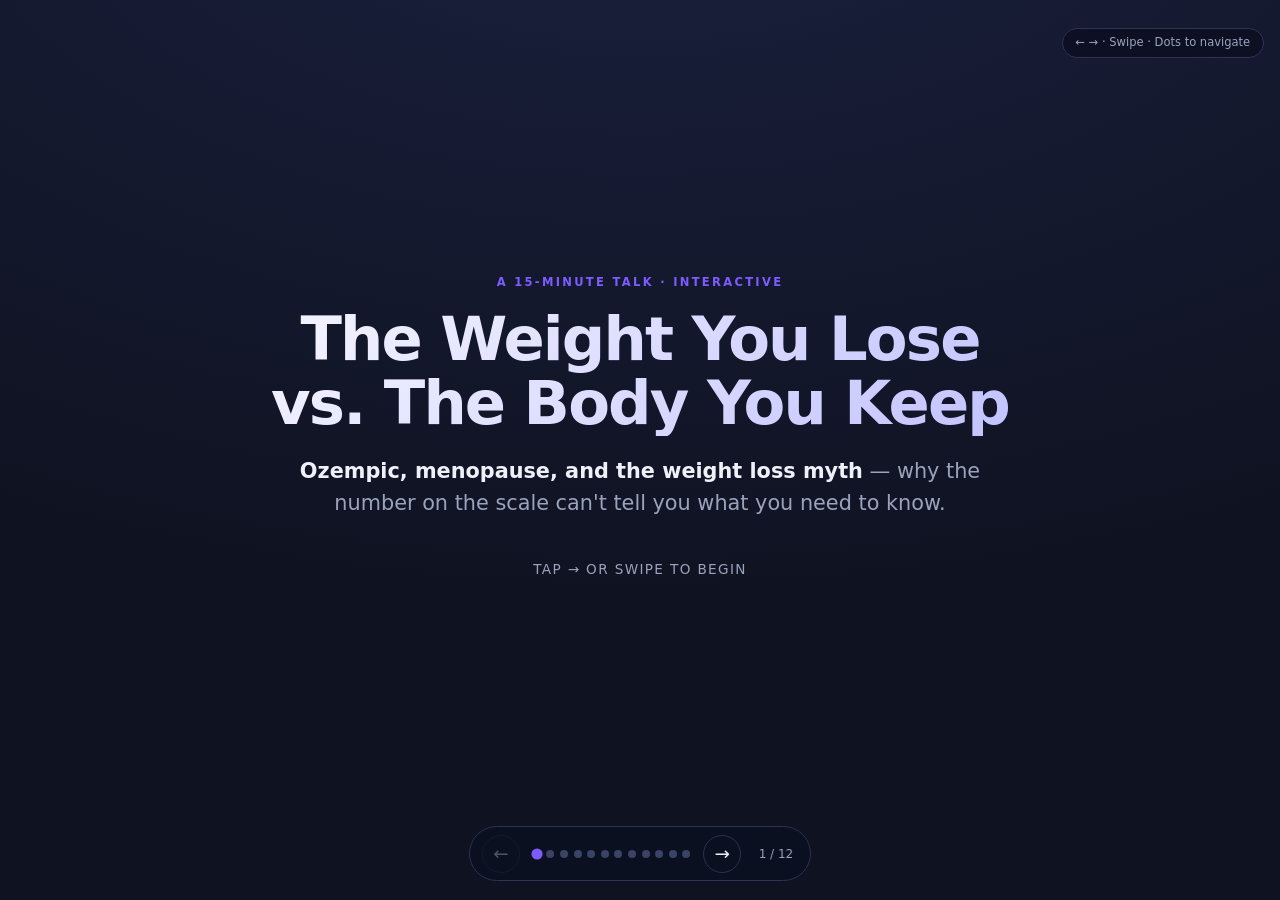
<file: index.html>
<!DOCTYPE html>
<html lang="en">
<head>
  <meta charset="UTF-8" />
  <meta name="viewport" content="width=device-width, initial-scale=1.0, maximum-scale=1.0, user-scalable=no" />
  <title>The Weight You Lose vs. The Body You Keep — A 15-Minute Talk</title>
  <meta name="description" content="Ozempic, menopause, and the weight loss myth. An interactive 15-minute presentation." />
  <link rel="stylesheet" href="style.css" />
  <link rel="stylesheet" href="presentation.css" />
</head>
<body class="pres-body">

<div class="pres-deck" id="presDeck">

  <!-- SLIDE 1 — TITLE -->
  <section class="pres-slide pres-active" data-slide="0" id="slide-title">
    <div class="pres-inner pres-title-slide">
      <p class="pres-eyebrow">A 15-minute talk · Interactive</p>
      <h1 class="pres-title">The Weight You Lose<br/>vs. The Body You Keep</h1>
      <p class="pres-subtitle">
        <strong>Ozempic, menopause, and the weight loss myth</strong> — why the number on the scale can't tell you what you need to know.
      </p>
      <p class="pres-start-hint">Tap → or swipe to begin</p>
    </div>
  </section>

  <!-- SLIDE 2 — THREE NUMBERS -->
  <section class="pres-slide" data-slide="1">
    <div class="pres-inner pres-center">
      <p class="pres-eyebrow">Three numbers to hold on to</p>
      <h2 class="pres-h2">The scale can't see any of this.</h2>
      <p class="pres-lead">Before we look at bodies — three facts that reframe the conversation entirely.</p>
      <div class="pres-stats">
        <div class="pres-stat">
          <div class="pres-stat-num">35%</div>
          <div class="pres-stat-label">of weight lost on GLP-1 drugs like Ozempic can be muscle — not fat</div>
        </div>
        <div class="pres-stat">
          <div class="pres-stat-num">40%</div>
          <div class="pres-stat-label">rise in visceral fat after menopause — even when the scale barely moves</div>
        </div>
        <div class="pres-stat">
          <div class="pres-stat-num">5×</div>
          <div class="pres-stat-label">more muscle lost by women on GLP-1 who don't do resistance training</div>
        </div>
      </div>
    </div>
  </section>

  <!-- SLIDE 3 — SECTION 01 INTRO -->
  <section class="pres-slide" data-slide="2">
    <div class="pres-inner pres-center">
      <p class="pres-eyebrow">Section 01</p>
      <h2 class="pres-h2">The BMI Misconception</h2>
      <p class="pres-lead">Three women. Three BMIs. The number on the scale doesn't tell you what's inside. <strong>Which one do you think is healthiest?</strong></p>
      <div class="pres-stats">
        <div class="pres-stat">
          <div class="pres-stat-num" style="font-size:1.8rem;">Woman A</div>
          <div class="pres-stat-label">BMI 21 · "normal weight"</div>
        </div>
        <div class="pres-stat">
          <div class="pres-stat-num" style="font-size:1.8rem;">Woman B</div>
          <div class="pres-stat-label">BMI 24 · "upper normal"</div>
        </div>
        <div class="pres-stat">
          <div class="pres-stat-num" style="font-size:1.8rem;">Woman C</div>
          <div class="pres-stat-label">BMI 30 · "obese"</div>
        </div>
      </div>
      <p class="pres-lead" style="margin-top:1.6rem; font-size:.9rem;">
        Most people pick Woman A. <strong>Let's see who's actually at highest risk.</strong>
      </p>
    </div>
  </section>

  <!-- SLIDE 4 — SIM 1 REVEAL -->
  <section class="pres-slide" data-slide="3">
    <div class="pres-inner pres-center">
      <p class="pres-eyebrow">Section 01 · Interactive</p>
      <h2 class="pres-h2">Reveal what the scale can't see.</h2>
      <p class="pres-lead">
        On the full dashboard, you can reveal each woman's body composition, then tap her to inspect her metabolic risk profile.
      </p>
      <a href="dashboard.html?from=4#module-1" class="pres-open-dash">Open the full dashboard · Section 01</a>
      <p class="pres-lead" style="margin-top:1.6rem; font-size:.88rem; color:var(--muted);">
        <strong>What you'll see:</strong> Woman A (BMI 21) has the lowest muscle and highest visceral fat. Woman B (BMI 24) is metabolically healthiest. Tap "← Back to presentation" top-left in the dashboard to return here.
      </p>
    </div>
  </section>

  <!-- SLIDE 5 — SIM 1 CONCLUSION -->
  <section class="pres-slide" data-slide="4">
    <div class="pres-inner pres-center">
      <p class="pres-eyebrow">What just happened</p>
      <h2 class="pres-h2">BMI 21 is the highest risk.</h2>
      <p class="pres-lead">
        Woman A — the one who looks healthiest — has the <strong>lowest muscle</strong> and the <strong>highest visceral fat</strong> of the three. That's the "skinny fat" profile that BMI completely misses.
      </p>
      <div class="pres-stats">
        <div class="pres-stat">
          <div class="pres-stat-num" style="color:var(--danger);">22</div>
          <div class="pres-stat-label">Woman A · muscle score</div>
        </div>
        <div class="pres-stat">
          <div class="pres-stat-num" style="color:var(--danger);">78</div>
          <div class="pres-stat-label">Woman A · visceral fat score</div>
        </div>
        <div class="pres-stat">
          <div class="pres-stat-num" style="color:var(--muscle);">76</div>
          <div class="pres-stat-label">Woman B · muscle score</div>
        </div>
      </div>
    </div>
  </section>

  <!-- SLIDE 6 — SECTION 02 INTRO -->
  <section class="pres-slide" data-slide="5">
    <div class="pres-inner pres-center">
      <p class="pres-eyebrow">Section 02</p>
      <h2 class="pres-h2">The Ozempic Reality Check</h2>
      <p class="pres-lead">
        The injection lowers the weight. <strong>What</strong> you lose depends on what you do alongside it.
      </p>
    </div>
  </section>

  <!-- SLIDE 7 — SIM 2 -->
  <section class="pres-slide" data-slide="6">
    <div class="pres-inner pres-center">
      <p class="pres-eyebrow">Section 02 · Interactive</p>
      <h2 class="pres-h2">Watch what 20% weight loss actually takes off.</h2>
      <p class="pres-lead">
        On the full dashboard: drag the weight-loss slider to 20% with the toggle OFF — you'll see the muscle bar drop and the verdict turn <strong>red</strong>. Then toggle protein + resistance training ON at the same 20% — the muscle bar jumps back and the verdict turns <strong>green</strong>.
      </p>
      <a href="dashboard.html?from=7#module-2" class="pres-open-dash">Open the full dashboard · Section 02</a>
      <p class="pres-lead" style="margin-top:1.6rem; font-size:.88rem; color:var(--muted);">
        <strong>The punchline:</strong> same drug. Same 20%. Add protein and resistance training — the muscle stays. The injection lowers the weight. What you lose is your choice. Tap "← Back to presentation" top-left to return.
      </p>
    </div>
  </section>

  <!-- SLIDE 8 — SECTION 03 INTRO -->
  <section class="pres-slide" data-slide="7">
    <div class="pres-inner pres-center">
      <p class="pres-eyebrow">Section 03</p>
      <h2 class="pres-h2">Menopause Rewrites the Map</h2>
      <p class="pres-lead">
        Estrogen decline redistributes fat to the abdomen and accelerates muscle loss — <strong>often while the scale barely moves.</strong>
      </p>
    </div>
  </section>

  <!-- SLIDE 9 — SIM 3 -->
  <section class="pres-slide" data-slide="8">
    <div class="pres-inner pres-center">
      <p class="pres-eyebrow">Section 03 · Interactive</p>
      <h2 class="pres-h2">Same BMI. Very different body.</h2>
      <p class="pres-lead">
        On the full dashboard: drag the age slider from 35 → 60. Watch the BMI badge stay pinned at <strong>24.0 unchanged</strong>. Meanwhile her hip fat shrinks, her visceral fat more than quadruples, and her muscle mass drops by nearly half.
      </p>
      <a href="dashboard.html?from=9#module-3" class="pres-open-dash">Open the full dashboard · Section 03</a>
      <p class="pres-lead" style="margin-top:1.6rem; font-size:.88rem; color:var(--muted);">
        <strong>Why it matters:</strong> by the time a woman starts GLP-1 therapy at 55, she's already lost muscle from menopause. A drug that takes another third as muscle compounds a problem that was already there. Tap "← Back to presentation" top-left to return.
      </p>
    </div>
  </section>

  <!-- SLIDE 10 — SECTION 04 INTRO -->
  <section class="pres-slide" data-slide="9">
    <div class="pres-inner pres-center">
      <p class="pres-eyebrow">Section 04</p>
      <h2 class="pres-h2">What to Take With You</h2>
      <p class="pres-lead">
        Four sentences you can defend. And one quiz to make them stick.
      </p>
    </div>
  </section>

  <!-- SLIDE 11 — SIM 4 -->
  <section class="pres-slide" data-slide="10">
    <div class="pres-inner pres-center">
      <p class="pres-eyebrow">Section 04 · Interactive</p>
      <h2 class="pres-h2">Quick check — which woman should be most worried?</h2>
      <p class="pres-lead">
        Woman A · BMI 21 · "normal weight"<br/>
        Woman B · BMI 24 · "upper normal"<br/>
        Woman C · BMI 30 · "obese"<br/>
        <strong>Or all equally?</strong>
      </p>
      <a href="dashboard.html?from=11#module-4" class="pres-open-dash">Open the full dashboard · Section 04 quiz</a>
      <p class="pres-lead" style="margin-top:1.6rem; font-size:.88rem; color:var(--muted);">
        <strong>The answer:</strong> Woman A. BMI 21 — the "healthy" number — is actually the highest risk. Low muscle, high visceral fat. The scale told the wrong story. Tap "← Back to presentation" top-left to return.
      </p>
    </div>
  </section>

  <!-- SLIDE 12 — TAKEAWAYS + CLOSE -->
  <section class="pres-slide" data-slide="11">
    <div class="pres-inner pres-closing">
      <p class="pres-eyebrow">What to take home</p>
      <h2 class="pres-h2">Four sentences you can defend.</h2>

      <ol class="takeaways" style="text-align:left; margin:1.6rem 0 0;">
        <li><strong>BMI measures mass, not composition.</strong> A "normal" BMI can hide visceral fat and low muscle — the highest-risk profile for postmenopausal women.</li>
        <li><strong>Where fat sits matters more than how much.</strong> Visceral fat is metabolically active and inflammatory; subcutaneous fat is comparatively benign.</li>
        <li><strong>Menopause redistributes fat to the abdomen and accelerates muscle loss</strong> — risk rises even when the scale doesn't move.</li>
        <li><strong>On GLP-1 therapy, protein + resistance training shifts the loss.</strong> Muscle share of weight lost drops from ~35% to ~8%. That lever is yours to pull.</li>
      </ol>

      <p class="pres-big-line" style="margin-top:2.4rem;">
        The injection lowers the weight.<br/>What you lose is your choice.
      </p>
      <p class="pres-final">That lever is yours to pull. — Thank you.</p>
    </div>
  </section>

</div>

<nav class="pres-nav" aria-label="Slide navigation">
  <button class="pres-nav-btn" id="presPrev" type="button" aria-label="Previous slide">←</button>
  <div class="pres-nav-dots" id="presDots"></div>
  <button class="pres-nav-btn" id="presNext" type="button" aria-label="Next slide">→</button>
  <span class="pres-nav-counter" id="presCounter">1 / 12</span>
</nav>

<p class="pres-hint">← → · Swipe · Dots to navigate</p>

<script src="presentation.js"></script>

</body>
</html>
</file>
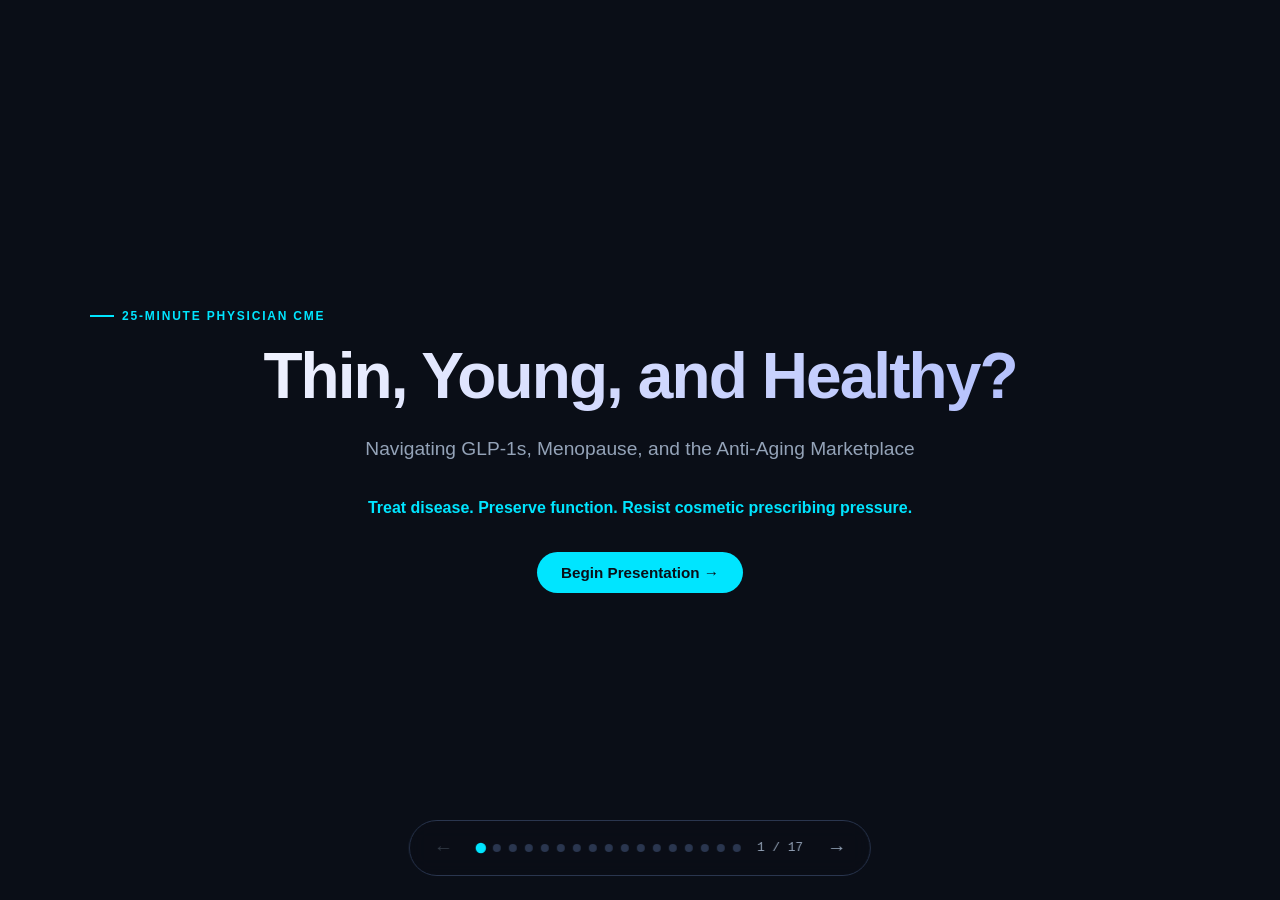
<file: cme-presentation.html>
<!DOCTYPE html>
<html lang="en">
<head>
  <meta charset="UTF-8" />
  <meta name="viewport" content="width=device-width, initial-scale=1.0, maximum-scale=1.0, user-scalable=no" />
  <title>Thin, Young, and Healthy? | CME Presentation</title>
  <style>
    :root {
      --bg-dark: #0a0e17;
      --bg-panel: #121826;
      --bg-panel-light: #1c2436;
      --text-main: #f0f4f8;
      --text-muted: #94a3b8;
      --accent-primary: #00e5ff; /* Clinical Teal */
      --accent-secondary: #3b82f6;
      --warning: #f59e0b;
      --danger: #ef4444;
      --success: #10b981;
      --border: #2a364f;
      --font-main: -apple-system, BlinkMacSystemFont, "Segoe UI", Roboto, Helvetica, Arial, sans-serif;
      --font-mono: "SF Mono", "Courier New", Courier, monospace;
      --radius-md: 12px;
      --radius-lg: 20px;
      --transition: 0.4s cubic-bezier(0.4, 0, 0.2, 1);
    }

    * { box-sizing: border-box; margin: 0; padding: 0; }
    
    body, html {
      height: 100%;
      overflow: hidden;
      font-family: var(--font-main);
      background-color: var(--bg-dark);
      color: var(--text-main);
      line-height: 1.5;
    }

    /* ── Presentation Framework ──────────────────────── */
    .deck { position: relative; width: 100vw; height: 100vh; }
    
    .slide {
      position: absolute;
      inset: 0;
      display: flex;
      flex-direction: column;
      justify-content: center;
      align-items: center;
      padding: 3rem 4rem;
      opacity: 0;
      visibility: hidden;
      transform: translateX(40px);
      transition: opacity var(--transition), transform var(--transition), visibility 0s var(--transition);
      overflow-y: auto;
    }
    .slide.active {
      opacity: 1;
      visibility: visible;
      transform: translateX(0);
      transition: opacity var(--transition), transform var(--transition), visibility 0s 0s;
    }
    .slide.prev { transform: translateX(-40px); }

    .slide-inner { max-width: 1100px; width: 100%; margin: 0 auto; }

    /* ── Typography & Accents ────────────────────────── */
    .eyebrow {
      text-transform: uppercase;
      letter-spacing: 0.15em;
      font-size: 0.75rem;
      color: var(--accent-primary);
      font-weight: 700;
      margin-bottom: 1rem;
      display: flex;
      align-items: center;
      gap: 0.5rem;
    }
    .eyebrow::before { content: ""; display: block; width: 24px; height: 2px; background: var(--accent-primary); }

    h1.title {
      font-size: clamp(2.5rem, 5vw, 4rem);
      font-weight: 800;
      line-height: 1.1;
      letter-spacing: -0.03em;
      margin-bottom: 1.5rem;
      background: linear-gradient(135deg, #ffffff 0%, #a5b4fc 100%);
      -webkit-background-clip: text;
      background-clip: text;
      color: transparent;
    }

    h2.slide-title {
      font-size: clamp(1.8rem, 3.5vw, 2.8rem);
      font-weight: 700;
      letter-spacing: -0.02em;
      margin-bottom: 1rem;
      line-height: 1.2;
    }

    p.lead {
      font-size: clamp(1rem, 1.5vw, 1.25rem);
      color: var(--text-muted);
      max-width: 800px;
      margin-bottom: 2rem;
    }
    p.lead strong { color: var(--text-main); }

    .highlight { color: var(--accent-primary); font-weight: 700; }
    .danger { color: var(--danger); font-weight: 700; }
    .warning { color: var(--warning); font-weight: 700; }
    .success { color: var(--success); font-weight: 700; }

    /* ── Layout Grids ────────────────────────────────── */
    .grid-2 { display: grid; grid-template-columns: 1fr 1fr; gap: 2rem; align-items: start; }
    .grid-3 { display: grid; grid-template-columns: repeat(3, 1fr); gap: 1.5rem; }
    @media (max-width: 800px) {
      .grid-2, .grid-3 { grid-template-columns: 1fr; }
      .slide { padding: 2rem 1.5rem; }
    }

    .panel {
      background: var(--bg-panel);
      border: 1px solid var(--border);
      border-radius: var(--radius-lg);
      padding: 1.5rem;
      transition: transform 0.2s, border-color 0.2s;
    }
    .panel:hover { border-color: var(--accent-secondary); }
    .panel h3 { font-size: 1.1rem; margin-bottom: 0.75rem; color: var(--text-main); }
    .panel p, .panel ul { font-size: 0.95rem; color: var(--text-muted); }
    .panel ul { padding-left: 1.2rem; }
    .panel li { margin-bottom: 0.5rem; }

    /* ── Interactive Elements ────────────────────────── */
    .btn {
      background: var(--accent-primary);
      color: var(--bg-dark);
      border: none;
      padding: 0.75rem 1.5rem;
      border-radius: 999px;
      font-weight: 700;
      font-size: 0.95rem;
      cursor: pointer;
      font-family: inherit;
      transition: transform 0.2s, opacity 0.2s;
    }
    .btn:hover { opacity: 0.9; transform: scale(1.02); }
    .btn-outline {
      background: transparent;
      border: 1px solid var(--border);
      color: var(--text-main);
    }
    .btn-outline:hover { border-color: var(--accent-primary); }

    /* Slider */
    input[type="range"] {
      width: 100%;
      accent-color: var(--accent-primary);
      margin: 1rem 0;
      cursor: pointer;
    }

    /* Checklist */
    .checklist { list-style: none; }
    .checklist li {
      display: flex;
      align-items: center;
      gap: 0.75rem;
      padding: 0.75rem;
      background: var(--bg-panel-light);
      border-radius: var(--radius-md);
      margin-bottom: 0.5rem;
      cursor: pointer;
      transition: background 0.2s;
    }
    .checklist li:hover { background: #263149; }
    .checklist input[type="checkbox"] {
      width: 20px; height: 20px; accent-color: var(--accent-primary); cursor: pointer;
    }
    .checklist label { cursor: pointer; font-size: 0.9rem; font-weight: 500; }

    /* ── Case Study Interactive ──────────────────────── */
    .case-header {
      background: linear-gradient(90deg, rgba(0, 229, 255, 0.1), transparent);
      border-left: 4px solid var(--accent-primary);
      padding: 1rem 1.5rem;
      border-radius: 0 var(--radius-md) var(--radius-md) 0;
      margin-bottom: 1.5rem;
    }
    .case-header h3 { color: var(--accent-primary); margin-bottom: 0.25rem; }
    .case-options { display: flex; gap: 1rem; margin-top: 1rem; }
    .case-result {
      margin-top: 1.5rem;
      padding: 1.5rem;
      border-radius: var(--radius-md);
      border: 1px solid var(--border);
      display: none;
      animation: fadeIn 0.4s ease;
    }
    @keyframes fadeIn { from { opacity: 0; transform: translateY(10px); } to { opacity: 1; transform: translateY(0); } }

    /* ── Navigation ──────────────────────────────────── */
    .nav-bar {
      position: fixed;
      bottom: 1.5rem;
      left: 50%;
      transform: translateX(-50%);
      display: flex;
      align-items: center;
      gap: 1rem;
      background: rgba(10, 14, 23, 0.9);
      padding: 0.5rem 1rem;
      border-radius: 999px;
      border: 1px solid var(--border);
      backdrop-filter: blur(10px);
      z-index: 100;
    }
    .nav-btn {
      background: transparent; border: none; color: var(--text-muted);
      font-size: 1.2rem; cursor: pointer; padding: 0.5rem;
      transition: color 0.2s;
    }
    .nav-btn:hover { color: var(--accent-primary); }
    .nav-btn:disabled { opacity: 0.3; cursor: not-allowed; }
    .nav-dots { display: flex; gap: 0.5rem; }
    .nav-dot {
      width: 8px; height: 8px; border-radius: 50%;
      background: var(--border); cursor: pointer; border: none;
      transition: background 0.2s, transform 0.2s;
    }
    .nav-dot.active { background: var(--accent-primary); transform: scale(1.3); }
    .nav-count { color: var(--text-muted); font-size: 0.8rem; font-family: var(--font-mono); }

    /* ── Specific Slide Styles ───────────────────────── */
    .title-slide { text-align: center; align-items: center; }
    .title-slide .subtitle {
      font-size: 1.2rem; color: var(--text-muted); max-width: 700px; margin: 0 auto 2rem;
    }
    .start-hint {
      margin-top: 3rem; color: var(--accent-primary); font-size: 0.9rem;
      letter-spacing: 0.1em; text-transform: uppercase;
      animation: pulse 2s infinite;
    }
    @keyframes pulse { 0%, 100% { opacity: 0.5; } 50% { opacity: 1; } }

    .weight-loss-bars { display: flex; align-items: flex-end; gap: 2rem; height: 300px; margin-top: 2rem; padding-bottom: 2rem; border-bottom: 2px solid var(--border); }
    .bar-group { flex: 1; display: flex; flex-direction: column; align-items: center; justify-content: flex-end; height: 100%; }
    .bar {
      width: 60px; background: var(--accent-secondary); border-radius: 8px 8px 0 0;
      transition: height 1s ease; position: relative;
    }
    .bar-label { margin-top: 0.75rem; font-size: 0.8rem; color: var(--text-muted); text-align: center; }
    .bar-value { position: absolute; top: -25px; left: 50%; transform: translateX(-50%); font-family: var(--font-mono); font-size: 0.9rem; color: var(--text-main); }
  </style>
</head>
<body>

<div class="deck" id="deck">

  <!-- SLIDE 1: TITLE -->
  <section class="slide title-slide active" data-slide="0">
    <div class="slide-inner">
      <p class="eyebrow">25-Minute Physician CME</p>
      <h1 class="title">Thin, Young, and Healthy?</h1>
      <p class="subtitle">Navigating GLP-1s, Menopause, and the Anti-Aging Marketplace</p>
      <p style="font-size: 1rem; color: var(--accent-primary); font-weight: 600; margin-bottom: 2rem;">
        Treat disease. Preserve function. Resist cosmetic prescribing pressure.
      </p>
      <button class="btn" onclick="deck.next()">Begin Presentation →</button>
    </div>
  </section>

  <!-- SLIDE 2: OBJECTIVES -->
  <section class="slide" data-slide="1">
    <div class="slide-inner">
      <p class="eyebrow">Learning Objectives</p>
      <h2 class="slide-title">By the end of this session, you will be able to:</h2>
      <div class="grid-3" style="margin-top: 2rem;">
        <div class="panel" style="border-top: 3px solid var(--accent-primary);">
          <h3>1. Evaluate</h3>
          <p>Appropriate use, benefits, and risks of GLP-1 therapies for weight management.</p>
        </div>
        <div class="panel" style="border-top: 3px solid var(--accent-secondary);">
          <h3>2. Recognize</h3>
          <p>The impact of menopause and aging on weight, body composition, and metabolic health.</p>
        </div>
        <div class="panel" style="border-top: 3px solid var(--warning);">
          <h3>3. Apply</h3>
          <p>Practical strategies for prescribing, including documentation and navigating insurance approval.</p>
        </div>
      </div>
    </div>
  </section>

  <!-- SLIDE 3: THE CASE -->
  <section class="slide" data-slide="2">
    <div class="slide-inner">
      <p class="eyebrow">The Patient</p>
      <h2 class="slide-title">Case Presentation</h2>
      <div class="case-header">
        <h3>52-year-old woman, perimenopausal</h3>
        <p>Presents with: BMI 26.4 kg/m², increasing waist circumference despite stable scale weight.</p>
      </div>
      <div class="grid-2">
        <div class="panel">
          <h3>Symptoms & History</h3>
          <ul>
            <li>Sleep disruption</li>
            <li>Vasomotor symptoms</li>
            <li>Reduced resistance training</li>
            <li>Normal A1c</li>
            <li>No obesity-related comorbidity</li>
          </ul>
        </div>
        <div class="panel" style="border-color: var(--warning);">
          <h3>The Request</h3>
          <p>She requests semaglutide after seeing online <strong>"anti-aging"</strong> claims.</p>
          <p style="margin-top: 1rem; color: var(--warning); font-weight: 600;">What is your next step?</p>
        </div>
      </div>
    </div>
  </section>

  <!-- SLIDE 4: THE ANTI-AGING MARKETPLACE -->
  <section class="slide" data-slide="3">
    <div class="slide-inner">
      <p class="eyebrow">Indications & Boundaries</p>
      <h2 class="slide-title">The Anti-Aging Marketplace: Where Indications Can Blur</h2>
      <p class="lead">GLP-1 medications are highly effective obesity therapies, but demand increasingly extends beyond evidence-based indications.</p>
      
      <div class="grid-3" style="margin-top: 1.5rem;">
        <div class="panel" style="border-left: 4px solid var(--success);">
          <h3>Treatment</h3>
          <p>Obesity/adiposity-related disease.</p>
        </div>
        <div class="panel" style="border-left: 4px solid var(--warning);">
          <h3>Prevention</h3>
          <p>Prevention of complications.</p>
        </div>
        <div class="panel" style="border-left: 4px solid var(--danger);">
          <h3>Cosmetic</h3>
          <p>Cosmetic weight reduction.</p>
        </div>
      </div>

      <div class="panel" style="margin-top: 1.5rem; background: rgba(0, 229, 255, 0.05);">
        <p style="font-size: 1.1rem; color: var(--text-main);">
          <strong style="color: var(--accent-primary);">Anchor prescribing to:</strong> indication, expected health benefit, safety, affordability, and long-term feasibility.<br>
          <span class="danger">Do not equate a lower number on the scale with improved health.</span>
        </p>
      </div>
    </div>
  </section>

  <!-- SLIDE 5: WHO IS APPROPRIATE? -->
  <section class="slide" data-slide="4">
    <div class="slide-inner">
      <p class="eyebrow">Patient Selection</p>
      <h2 class="slide-title">Who Is an Appropriate Candidate?</h2>
      <p class="lead">Consider anti-obesity pharmacotherapy with health-behavior treatment for adults with:</p>
      
      <div class="grid-2">
        <div class="panel" style="border-top: 3px solid var(--accent-primary);">
          <h3>BMI ≥ 30 kg/m²</h3>
          <p>Regardless of comorbidities.</p>
        </div>
        <div class="panel" style="border-top: 3px solid var(--accent-secondary);">
          <h3>BMI ≥ 27 kg/m²</h3>
          <p>With weight-related complications.</p>
        </div>
      </div>

      <div class="panel" style="margin-top: 1.5rem;">
        <h3>Look Beyond BMI</h3>
        <ul>
          <li>Central adiposity</li>
          <li>Metabolic disease</li>
          <li>Sleep apnea</li>
          <li>Cardiovascular disease</li>
          <li>Functional limitation</li>
          <li>Weight trajectory</li>
        </ul>
        <p style="margin-top: 1rem; color: var(--danger); font-weight: 600;">Confirm that the chosen product and indication match the patient—not a compounded or off-label "wellness" substitute.</p>
      </div>
    </div>
  </section>

  <!-- SLIDE 6: MAGNITUDE OF WEIGHT LOSS -->
  <section class="slide" data-slide="5">
    <div class="slide-inner">
      <p class="eyebrow">Expected Outcomes</p>
      <h2 class="slide-title">What Magnitude of Weight Loss Should We Discuss?</h2>
      <p class="lead">Trial averages are not promises to an individual patient.</p>

      <div class="panel">
        <h3 style="text-align: center; margin-bottom: 1rem;">Mean Weight Loss at 68-72 Weeks</h3>
        <div class="weight-loss-bars">
          <div class="bar-group">
            <div class="bar" style="height: 75%; background: var(--accent-primary);"><span class="bar-value">-15%</span></div>
            <div class="bar-label">Semaglutide<br>2.4 mg</div>
          </div>
          <div class="bar-group">
            <div class="bar" style="height: 75%; background: var(--accent-primary);"><span class="bar-value">-15%</span></div>
            <div class="bar-label">Tirzepatide<br>5 mg</div>
          </div>
          <div class="bar-group">
            <div class="bar" style="height: 95%; background: var(--accent-secondary);"><span class="bar-value">-19.5%</span></div>
            <div class="bar-label">Tirzepatide<br>10 mg</div>
          </div>
          <div class="bar-group">
            <div class="bar" style="height: 100%; background: var(--accent-secondary);"><span class="bar-value">-21%</span></div>
            <div class="bar-label">Tirzepatide<br>15 mg</div>
          </div>
        </div>
        <p style="text-align: center; margin-top: 1.5rem; font-weight: 700; color: var(--accent-primary);">Frame outcomes around health and function—not a target "thin" body size.</p>
      </div>
    </div>
  </section>

  <!-- SLIDE 7: BENEFITS BEYOND THE SCALE -->
  <section class="slide" data-slide="6">
    <div class="slide-inner">
      <p class="eyebrow">Cardiometabolic & Functional Benefits</p>
      <h2 class="slide-title">Benefits Beyond the Scale</h2>
      
      <div class="grid-3">
        <div class="panel" style="border-top: 3px solid var(--danger);">
          <h3>Semaglutide 2.4 mg</h3>
          <p>FDA indication to reduce <strong>cardiovascular death, MI, and stroke</strong> in adults with established CVD and overweight/obesity.</p>
        </div>
        <div class="panel" style="border-top: 3px solid var(--accent-primary);">
          <h3>Tirzepatide</h3>
          <p>FDA-approved for <strong>moderate-to-severe obstructive sleep apnea</strong> in adults with obesity.</p>
        </div>
        <div class="panel" style="border-top: 3px solid var(--success);">
          <h3>Prediabetes</h3>
          <p>3 years of tirzepatide produced sustained weight reduction and <strong>substantially less progression to T2DM</strong> vs placebo.</p>
        </div>
      </div>
      <p style="text-align: center; margin-top: 2rem; color: var(--accent-primary); font-weight: 600; font-size: 1.1rem;">
        Match the drug to the patient's complication profile whenever possible.
      </p>
    </div>
  </section>

  <!-- SLIDE 8: MENOPAUSE CHANGES THE CONVERSATION -->
  <section class="slide" data-slide="7">
    <div class="slide-inner">
      <p class="eyebrow">Menopause & Body Composition</p>
      <h2 class="slide-title">Menopause Changes the Conversation</h2>
      
      <div class="grid-2">
        <div>
          <ul style="list-style-type: none; padding: 0;">
            <li style="margin-bottom: 1rem; padding-left: 1.5rem; border-left: 2px solid var(--accent-primary);">
              <strong>Aging</strong> is a major driver of midlife weight gain through declining energy expenditure and loss of lean mass.
            </li>
            <li style="margin-bottom: 1rem; padding-left: 1.5rem; border-left: 2px solid var(--warning);">
              <strong>Menopause</strong> independently favors redistribution toward abdominal/visceral fat as estrogen declines—even when total weight changes modestly.
            </li>
            <li style="margin-bottom: 1rem; padding-left: 1.5rem; border-left: 2px solid var(--danger);">
              <strong>Sleep disturbance, vasomotor symptoms, mood changes, reduced activity, and medications</strong> can amplify weight and metabolic changes.
            </li>
          </ul>
        </div>
        <div class="panel" style="background: rgba(0, 229, 255, 0.05); border-color: var(--accent-primary);">
          <h3 style="color: var(--accent-primary);">Assess:</h3>
          <ul>
            <li>Waist circumference</li>
            <li>Strength / function</li>
            <li>Sleep</li>
            <li>Cardiometabolic risk</li>
            <li>Diet quality</li>
            <li>Symptoms</li>
          </ul>
          <p style="margin-top: 1rem; color: var(--danger); font-weight: 700; text-align: center;">— NOT weight alone —</p>
        </div>
      </div>
    </div>
  </section>

  <!-- SLIDE 9: THE "THIN" TRAP -->
  <section class="slide" data-slide="8">
    <div class="slide-inner">
      <p class="eyebrow">Preserving Lean Mass</p>
      <h2 class="slide-title">The "Thin" Trap: Preserve Lean Mass and Bone</h2>
      <p class="lead">Weight loss includes both fat mass and lean tissue; midlife adults already face age-related muscle loss.</p>

      <div class="grid-2">
        <div class="panel">
          <h3 style="color: var(--accent-primary);">Before & During GLP-1 Therapy:</h3>
          <ul>
            <li><strong>Prioritize adequate protein intake</strong></li>
            <li><strong>Progressive resistance exercise</strong></li>
            <li><strong>Assessment of functional decline</strong></li>
          </ul>
        </div>
        <div class="panel" style="border-color: var(--warning);">
          <h3 style="color: var(--warning);">Consider Nutrition Referral When:</h3>
          <ul>
            <li>Intake is markedly reduced</li>
            <li>GI adverse effects persist</li>
            <li>Frailty/sarcopenia risk is present</li>
          </ul>
        </div>
      </div>
      
      <p style="margin-top: 1.5rem; text-align: center; color: var(--text-muted);">
        Menopause care still requires independent attention to <strong>bone health, cardiovascular risk, sleep, and menopausal symptoms.</strong>
      </p>
      
      <div style="text-align: center; margin-top: 2rem;">
        <a href="index.html" target="_blank" class="btn" style="text-decoration: none; display: inline-flex; align-items: center; gap: 0.5rem;">
          <span>Launch Interactive Visualizer</span>
          <span style="font-size: 1.2rem;">↗</span>
        </a>
        <p style="font-size: 0.85rem; color: var(--text-muted); margin-top: 0.5rem;">See the BMI and GLP-1 data in real-time. Opens in a new tab.</p>
      </div>
    </div>
  </section>

  <!-- SLIDE 10: SAFETY -->
  <section class="slide" data-slide="9">
    <div class="slide-inner">
      <p class="eyebrow">Safety Profile</p>
      <h2 class="slide-title">Safety: Discuss Before the First Dose</h2>
      
      <div class="grid-3">
        <div class="panel" style="border-top: 3px solid var(--accent-primary);">
          <h3>Common (dose escalation)</h3>
          <ul>
            <li>Nausea, vomiting</li>
            <li>Diarrhea, constipation</li>
            <li>Abdominal discomfort/reflux</li>
          </ul>
        </div>
        <div class="panel" style="border-top: 3px solid var(--warning);">
          <h3>Important Warnings</h3>
          <ul>
            <li>Pancreatitis</li>
            <li>Gallbladder disease</li>
            <li>Dehydration/AKI</li>
            <li>Hypersensitivity</li>
            <li>Hypoglycemia (with insulin/secretagogues)</li>
          </ul>
        </div>
        <div class="panel" style="border-top: 3px solid var(--danger);">
          <h3>Contraindications</h3>
          <ul>
            <li>Personal/family history of <strong>medullary thyroid carcinoma</strong></li>
            <li><strong>MEN2</strong> (for products with boxed warning)</li>
          </ul>
        </div>
      </div>
      <p style="margin-top: 1.5rem; text-align: center; font-size: 0.95rem; color: var(--text-muted);">
        Review pregnancy plans and peri-procedural/anesthesia considerations; follow current product labeling and specialty guidance.
      </p>
    </div>
  </section>

  <!-- SLIDE 11: LONG-TERM TREATMENT -->
  <section class="slide" data-slide="10">
    <div class="slide-inner">
      <p class="eyebrow">Chronic Disease Management</p>
      <h2 class="slide-title">Set Expectations: Treatment Is Usually Long-Term</h2>
      
      <div class="panel" style="background: rgba(239, 68, 68, 0.05); border-color: var(--danger); margin-bottom: 1.5rem;">
        <h3 style="color: var(--danger);">STEP 1 Extension Data</h3>
        <ul>
          <li>After 68 weeks of semaglutide, mean weight loss was <strong>17.3%</strong>.</li>
          <li>One year after withdrawal, participants <strong>regained 11.6 percentage points</strong>—about two-thirds of the prior loss.</li>
          <li>Many cardiometabolic improvements moved back toward baseline after discontinuation.</li>
        </ul>
      </div>

      <div class="panel" style="border-color: var(--accent-primary);">
        <h3 style="color: var(--accent-primary);">Counsel Before Starting:</h3>
        <ul>
          <li>Is long-term therapy acceptable?</li>
          <li>Can the patient afford/access it?</li>
          <li>What is the maintenance plan?</li>
          <li>What if coverage stops?</li>
        </ul>
      </div>
    </div>
  </section>

  <!-- SLIDE 12: THE 5-STEP CLINICAL WORKFLOW -->
  <section class="slide" data-slide="11">
    <div class="slide-inner">
      <p class="eyebrow">Clinical Workflow</p>
      <h2 class="slide-title">Prescribing Checklist</h2>
      
      <div style="display: flex; flex-direction: column; gap: 1rem; margin-top: 1.5rem;">
        <div class="panel" style="display: flex; align-items: center; gap: 1rem; padding: 1rem 1.5rem;">
          <span style="font-size: 1.5rem; font-weight: 800; color: var(--accent-primary);">1</span>
          <p style="margin: 0;"><strong>Establish diagnosis and indication:</strong> BMI + central adiposity + weight-related complications + trajectory.</p>
        </div>
        <div class="panel" style="display: flex; align-items: center; gap: 1rem; padding: 1rem 1.5rem;">
          <span style="font-size: 1.5rem; font-weight: 800; color: var(--accent-primary);">2</span>
          <p style="margin: 0;"><strong>Define a health-centered goal:</strong> metabolic risk, mobility, OSA, cardiovascular risk, function—not simply clothing size.</p>
        </div>
        <div class="panel" style="display: flex; align-items: center; gap: 1rem; padding: 1rem 1.5rem;">
          <span style="font-size: 1.5rem; font-weight: 800; color: var(--accent-primary);">3</span>
          <p style="margin: 0;"><strong>Screen for contraindications/precautions:</strong> glucose-lowering therapy, pregnancy plans, GI history, and procedure plans.</p>
        </div>
        <div class="panel" style="display: flex; align-items: center; gap: 1rem; padding: 1rem 1.5rem;">
          <span style="font-size: 1.5rem; font-weight: 800; color: var(--accent-primary);">4</span>
          <p style="margin: 0;"><strong>Start low and titrate per label:</strong> address nutrition, hydration, protein, and resistance activity from day 1.</p>
        </div>
        <div class="panel" style="display: flex; align-items: center; gap: 1rem; padding: 1rem 1.5rem;">
          <span style="font-size: 1.5rem; font-weight: 800; color: var(--accent-primary);">5</span>
          <p style="margin: 0;"><strong>Reassess tolerability, response, adherence, function/body-composition concerns,</strong> and continued clinical value.</p>
        </div>
      </div>
    </div>
  </section>

  <!-- SLIDE 13: DOCUMENTATION -->
  <section class="slide" data-slide="12">
    <div class="slide-inner">
      <p class="eyebrow">Insurance & Documentation</p>
      <h2 class="slide-title">Documentation That Supports Prior Authorization</h2>
      <p class="lead" style="margin-bottom: 1.5rem;">Click each item to build a complete documentation packet.</p>
      
      <div class="grid-2">
        <div>
          <ul class="checklist" id="doc-checklist">
            <li><input type="checkbox" id="doc1"><label for="doc1">Measured height, weight, BMI, waist circumference, and weight trajectory</label></li>
            <li><input type="checkbox" id="doc2"><label for="doc2">Obesity/overweight-related diagnoses and complications with ICD-10 specificity</label></li>
            <li><input type="checkbox" id="doc3"><label for="doc3">Prior structured weight-management efforts (nutrition, activity, behavioral, prior meds)</label></li>
            <li><input type="checkbox" id="doc4"><label for="doc4">Requested drug, FDA-labeled indication, clinical rationale, goals, and monitoring plan</label></li>
            <li><input type="checkbox" id="doc5"><label for="doc5">Attach objective records when required; document contraindications or formulary failures</label></li>
          </ul>
        </div>
        <div class="panel" style="display: flex; flex-direction: column; justify-content: center; align-items: center; text-align: center;">
          <div style="font-size: 3rem; font-weight: 800; color: var(--accent-primary); margin-bottom: 0.5rem;" id="doc-progress">0%</div>
          <p style="color: var(--text-muted); font-size: 0.9rem;">Documentation Packet Complete</p>
          <p style="margin-top: 1rem; font-size: 0.85rem; color: var(--text-muted);" id="doc-status">Check all boxes to build the PA packet.</p>
        </div>
      </div>
    </div>
  </section>

  <!-- SLIDE 14: NAVIGATING INSURANCE -->
  <section class="slide" data-slide="13">
    <div class="slide-inner">
      <p class="eyebrow">Practical Strategy</p>
      <h2 class="slide-title">Navigating Insurance: A 5-Minute Office Strategy</h2>
      
      <div style="display: grid; grid-template-columns: 1fr 1fr; gap: 1rem; margin-top: 1.5rem;">
        <div class="panel" style="border-left: 3px solid var(--accent-primary);">
          <h3>Before Prescribing</h3>
          <ul>
            <li>Verify the pharmacy benefit and exact anti-obesity medication coverage.</li>
            <li>Use the plan's preferred agent when clinically appropriate.</li>
            <li>Confirm prior authorization, step therapy, and lifestyle-documentation requirements.</li>
          </ul>
        </div>
        <div class="panel" style="border-left: 3px solid var(--accent-secondary);">
          <h3>When Submitting</h3>
          <ul>
            <li>Submit diagnosis + anthropometrics + comorbidities + prior attempts + rationale as <strong>one coherent packet</strong>.</li>
          </ul>
        </div>
        <div class="panel" style="border-left: 3px solid var(--warning);">
          <h3>If Denied</h3>
          <ul>
            <li>Identify the <strong>exact unmet criterion</strong> before appealing—do not simply resubmit.</li>
          </ul>
        </div>
        <div class="panel" style="border-left: 3px solid var(--danger);">
          <h3>Continuity & Cost</h3>
          <ul>
            <li>Discuss early: loss of coverage can become a clinical issue because weight regain after discontinuation is common.</li>
          </ul>
        </div>
      </div>
    </div>
  </section>

  <!-- SLIDE 15: CASE REVISITED -->
  <section class="slide" data-slide="14">
    <div class="slide-inner">
      <p class="eyebrow">Back to the Case</p>
      <h2 class="slide-title">Case Revisited: What Would You Do?</h2>
      
      <div class="panel" style="margin-bottom: 1.5rem;">
        <p><strong>Her BMI of 26.4 kg/m² without a qualifying weight-related comorbidity does not meet the usual labeled BMI threshold for chronic weight-management pharmacotherapy.</strong></p>
      </div>

      <div class="case-options">
        <button class="btn btn-outline" onclick="showCaseResult('rx')">Prescribe Semaglutide</button>
        <button class="btn btn-outline" onclick="showCaseResult('menopause')">Treat Menopause & Lifestyle</button>
      </div>

      <div class="case-result" id="case-result-rx" style="border-color: var(--danger); background: rgba(239,68,68,0.05);">
        <h3 style="color: var(--danger);">Incorrect</h3>
        <p>Prescribing off-label for cosmetic weight loss in a patient who does not meet the BMI threshold exposes her to side effects without a clear evidence-based benefit. This is exactly the "anti-aging marketplace" trap.</p>
      </div>

      <div class="case-result" id="case-result-menopause" style="border-color: var(--success); background: rgba(16,185,129,0.05);">
        <h3 style="color: var(--success);">Correct</h3>
        <p>Address menopause symptoms, sleep, resistance training, nutrition, waist/body-composition trajectory, and cardiometabolic risk. If future clinical criteria for pharmacotherapy are met, revisit treatment using a health-centered goal and long-term plan.</p>
        <p style="margin-top: 1rem; font-weight: 700; color: var(--text-main);">The goal is not to make every patient thinner. It is to make the right patient healthier.</p>
      </div>
    </div>
  </section>

  <!-- SLIDE 16: TAKE-HOME MESSAGES -->
  <section class="slide" data-slide="15">
    <div class="slide-inner">
      <p class="eyebrow">Summary</p>
      <h2 class="slide-title">Take-Home Messages</h2>
      
      <div style="display: flex; flex-direction: column; gap: 1rem; margin-top: 2rem;">
        <div class="panel" style="border-left: 4px solid var(--accent-primary);">
          <p style="margin: 0; font-size: 1.05rem;">GLP-1/GIP-based therapies are <strong>powerful treatments for obesity and selected obesity-related complications</strong>—not generic anti-aging drugs.</p>
        </div>
        <div class="panel" style="border-left: 4px solid var(--accent-secondary);">
          <p style="margin: 0; font-size: 1.05rem;">Menopause often changes fat distribution and body composition <strong>more than the scale suggests</strong>; protect muscle, bone, sleep, and metabolic health.</p>
        </div>
        <div class="panel" style="border-left: 4px solid var(--warning);">
          <p style="margin: 0; font-size: 1.05rem;">Discuss <strong>benefits, adverse effects, long-term treatment expectations, and possible weight regain</strong> before initiation.</p>
        </div>
        <div class="panel" style="border-left: 4px solid var(--success);">
          <p style="margin: 0; font-size: 1.05rem;"><strong>Excellent documentation is clinical care:</strong> diagnosis, complications, prior treatment, rationale, goals, and monitoring should be explicit.</p>
        </div>
      </div>
    </div>
  </section>

  <!-- SLIDE 17: REFERENCES -->
  <section class="slide" data-slide="16">
    <div class="slide-inner">
      <p class="eyebrow">Evidence Base</p>
      <h2 class="slide-title">References</h2>
      <ol style="color: var(--text-muted); font-size: 0.9rem; line-height: 1.8; padding-left: 1.5rem; column-count: 2; column-gap: 2rem;">
        <li>Wharton S, et al. Pharmacotherapy for obesity management in adults: 2025 clinical practice guideline update.</li>
        <li>Wilding JPH, et al. Once-Weekly Semaglutide in Adults with Overweight or Obesity. <em>N Engl J Med.</em> 2021;384:989-1002.</li>
        <li>Wilding JPH, et al. Weight regain and cardiometabolic effects after withdrawal of semaglutide: STEP 1 extension. <em>Diabetes Obes Metab.</em> 2022;24:1553-1564.</li>
        <li>Jastreboff AM, et al. Tirzepatide Once Weekly for the Treatment of Obesity. <em>N Engl J Med.</em> 2022;387:205-216.</li>
        <li>Jastreboff AM, et al. Tirzepatide for Obesity Treatment and Diabetes Prevention. <em>N Engl J Med.</em> 2024/2025.</li>
        <li>U.S. FDA. Wegovy cardiovascular risk-reduction indication. 2024.</li>
        <li>U.S. FDA. Zepbound for moderate-to-severe obstructive sleep apnea in adults with obesity. 2024.</li>
        <li>The Menopause Society. Midlife Weight Gain. Updated 2025.</li>
        <li>American Medical Association. Private Insurance Coverage of Anti-Obesity Medications. 2026.</li>
        <li>WHO guideline on GLP-1 therapies for adults living with obesity; summary in JAMA.</li>
      </ol>
      <div style="text-align: center; margin-top: 3rem;">
        <p style="color: var(--text-muted); font-size: 0.9rem; margin-bottom: 1rem;">Thank you. Questions?</p>
        <button class="btn" onclick="deck.goTo(0)">Restart Presentation</button>
      </div>
    </div>
  </section>

</div>

<!-- Navigation Bar -->
<nav class="nav-bar">
  <button class="nav-btn" id="prevBtn" onclick="deck.prev()">←</button>
  <div class="nav-dots" id="navDots"></div>
  <span class="nav-count" id="navCount">1 / 17</span>
  <button class="nav-btn" id="nextBtn" onclick="deck.next()">→</button>
</nav>

<script>
  // ── Presentation Engine ──────────────────────────────
  const deck = {
    current: 0,
    slides: document.querySelectorAll('.slide'),
    dotsContainer: document.getElementById('navDots'),
    
    init() {
      this.slides.forEach((slide, i) => {
        const dot = document.createElement('button');
        dot.className = 'nav-dot' + (i === 0 ? ' active' : '');
        dot.onclick = () => this.goTo(i);
        this.dotsContainer.appendChild(dot);
      });
      this.updateUI();
      
      // Keyboard nav
      document.addEventListener('keydown', (e) => {
        if (e.key === 'ArrowRight' || e.key === 'PageDown' || e.key === ' ') { e.preventDefault(); this.next(); }
        if (e.key === 'ArrowLeft' || e.key === 'PageUp') { e.preventDefault(); this.prev(); }
      });

      // Swipe nav
      let touchStartX = 0;
      document.addEventListener('touchstart', e => touchStartX = e.changedTouches[0].screenX, {passive: true});
      document.addEventListener('touchend', e => {
        const diff = touchStartX - e.changedTouches[0].screenX;
        if (Math.abs(diff) > 50) diff > 0 ? this.next() : this.prev();
      }, {passive: true});
    },

    goTo(index) {
      if (index < 0 || index >= this.slides.length) return;
      this.slides[this.current].classList.remove('active');
      this.slides[this.current].classList.add('prev');
      
      this.current = index;
      
      this.slides[this.current].classList.remove('prev');
      this.slides[this.current].classList.add('active');
      this.updateUI();
    },

    next() { this.goTo(this.current + 1); },
    prev() { this.goTo(this.current - 1); },

    updateUI() {
      document.getElementById('navCount').textContent = `${this.current + 1} / ${this.slides.length}`;
      document.getElementById('prevBtn').disabled = this.current === 0;
      document.getElementById('nextBtn').disabled = this.current === this.slides.length - 1;
      
      document.querySelectorAll('.nav-dot').forEach((dot, i) => {
        dot.classList.toggle('active', i === this.current);
      });
    }
  };

  deck.init();

  // ── Interactive Slide Logic ──────────────────────────

  // Slide 13: Documentation Checklist
  const docCheckboxes = document.querySelectorAll('#doc-checklist input[type="checkbox"]');
  const docProgress = document.getElementById('doc-progress');
  const docStatus = document.getElementById('doc-status');

  if (docCheckboxes.length > 0) {
    docCheckboxes.forEach(cb => {
      cb.addEventListener('change', () => {
        const checked = document.querySelectorAll('#doc-checklist input:checked').length;
        const total = docCheckboxes.length;
        const pct = Math.round((checked / total) * 100);
        
        docProgress.textContent = `${pct}%`;
        
        if (pct === 100) {
          docProgress.style.color = 'var(--success)';
          docStatus.textContent = 'Ready to submit. Packet complete.';
          docStatus.style.color = 'var(--success)';
        } else {
          docProgress.style.color = 'var(--accent-primary)';
          docStatus.textContent = 'Check all boxes to build the PA packet.';
          docStatus.style.color = 'var(--text-muted)';
        }
      });
    });
  }

  // Slide 15: Case Study Interaction
  function showCaseResult(type) {
    document.getElementById('case-result-rx').style.display = 'none';
    document.getElementById('case-result-menopause').style.display = 'none';
    
    if (type === 'rx') {
      document.getElementById('case-result-rx').style.display = 'block';
    } else {
      document.getElementById('case-result-menopause').style.display = 'block';
    }
  }

  // Slide 6: Animate Bars on Load
  const barObserver = new IntersectionObserver((entries) => {
    entries.forEach(entry => {
      if (entry.isIntersecting) {
        const bars = entry.target.querySelectorAll('.bar');
        bars.forEach(bar => {
          const targetHeight = bar.style.height;
          bar.style.height = '0%';
          setTimeout(() => { bar.style.height = targetHeight; }, 100);
        });
      }
    });
  }, { threshold: 0.5 });

  const barSlide = document.querySelector('[data-slide="5"]');
  if (barSlide) barObserver.observe(barSlide);

</script>
</body>
</html>
</file>
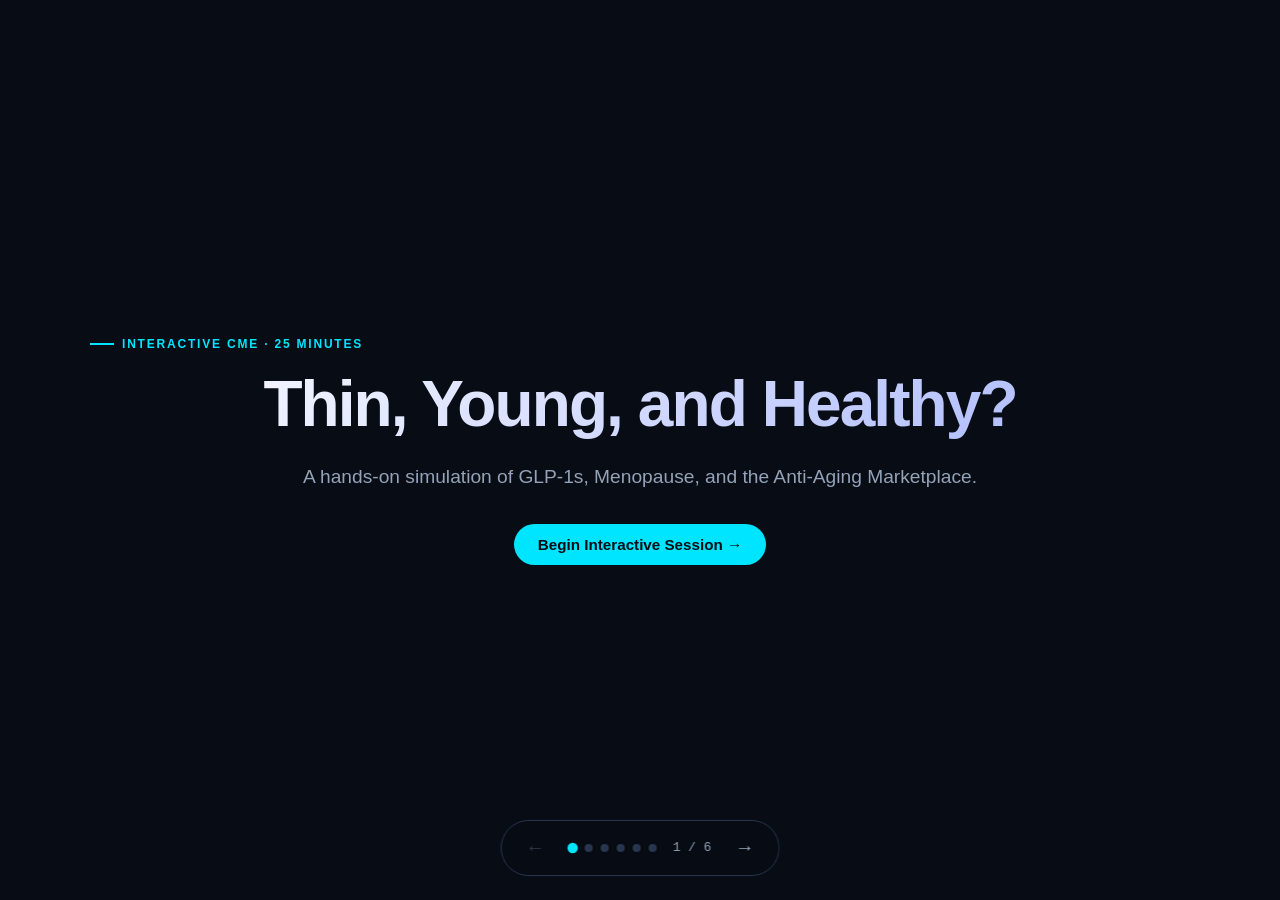
<file: cme-presentation2.html>
<!DOCTYPE html>
<html lang="en">
<head>
  <meta charset="UTF-8" />
  <meta name="viewport" content="width=device-width, initial-scale=1.0, maximum-scale=1.0, user-scalable=no" />
  <title>Thin, Young, and Healthy? (Interactive CME)</title>
  <style>
    :root {
      --bg-dark: #080c14;
      --bg-panel: #121826;
      --bg-panel-light: #1c2436;
      --text-main: #f0f4f8;
      --text-muted: #94a3b8;
      --accent-primary: #00e5ff;
      --accent-secondary: #3b82f6;
      --warning: #f59e0b;
      --danger: #ef4444;
      --success: #10b981;
      --border: #2a364f;
      --font-main: -apple-system, BlinkMacSystemFont, "Segoe UI", Roboto, Helvetica, Arial, sans-serif;
      --font-mono: "SF Mono", "Courier New", Courier, monospace;
      --radius-md: 12px;
      --radius-lg: 20px;
      --transition: 0.4s cubic-bezier(0.4, 0, 0.2, 1);
    }

    * { box-sizing: border-box; margin: 0; padding: 0; }
    
    body, html {
      height: 100%;
      overflow: hidden;
      font-family: var(--font-main);
      background-color: var(--bg-dark);
      color: var(--text-main);
      line-height: 1.5;
    }

    /* ── Presentation Framework ──────────────────────── */
    .deck { position: relative; width: 100vw; height: 100vh; }
    
    .slide {
      position: absolute;
      inset: 0;
      display: flex;
      flex-direction: column;
      justify-content: center;
      align-items: center;
      padding: 3rem 4rem;
      opacity: 0;
      visibility: hidden;
      transform: translateX(40px);
      transition: opacity var(--transition), transform var(--transition), visibility 0s var(--transition);
      overflow-y: auto;
    }
    .slide.active {
      opacity: 1;
      visibility: visible;
      transform: translateX(0);
      transition: opacity var(--transition), transform var(--transition), visibility 0s 0s;
    }
    .slide.prev { transform: translateX(-40px); }

    .slide-inner { max-width: 1100px; width: 100%; margin: 0 auto; }

    /* ── Typography ─────────────────────────────────── */
    .eyebrow {
      text-transform: uppercase;
      letter-spacing: 0.15em;
      font-size: 0.75rem;
      color: var(--accent-primary);
      font-weight: 700;
      margin-bottom: 1rem;
      display: flex;
      align-items: center;
      gap: 0.5rem;
    }
    .eyebrow::before { content: ""; display: block; width: 24px; height: 2px; background: var(--accent-primary); }

    h1.title {
      font-size: clamp(2.5rem, 5vw, 4rem);
      font-weight: 800;
      line-height: 1.1;
      letter-spacing: -0.03em;
      margin-bottom: 1.5rem;
      background: linear-gradient(135deg, #ffffff 0%, #a5b4fc 100%);
      -webkit-background-clip: text;
      background-clip: text;
      color: transparent;
    }

    h2.slide-title {
      font-size: clamp(1.8rem, 3.5vw, 2.8rem);
      font-weight: 700;
      letter-spacing: -0.02em;
      margin-bottom: 1rem;
      line-height: 1.2;
    }

    p.lead {
      font-size: clamp(1rem, 1.5vw, 1.25rem);
      color: var(--text-muted);
      max-width: 800px;
      margin-bottom: 2rem;
    }

    .highlight { color: var(--accent-primary); font-weight: 700; }
    .danger { color: var(--danger); font-weight: 700; }
    .warning { color: var(--warning); font-weight: 700; }
    .success { color: var(--success); font-weight: 700; }

    /* ── Layout Grids ────────────────────────────────── */
    .grid-2 { display: grid; grid-template-columns: 1fr 1fr; gap: 2rem; align-items: center; }
    .grid-3 { display: grid; grid-template-columns: repeat(3, 1fr); gap: 1.5rem; }
    @media (max-width: 800px) {
      .grid-2, .grid-3 { grid-template-columns: 1fr; }
      .slide { padding: 2rem 1.5rem; }
    }

    .panel {
      background: var(--bg-panel);
      border: 1px solid var(--border);
      border-radius: var(--radius-lg);
      padding: 1.5rem;
      transition: transform 0.2s, border-color 0.2s;
    }
    .panel:hover { border-color: var(--accent-secondary); }
    .panel h3 { font-size: 1.1rem; margin-bottom: 0.75rem; color: var(--text-main); }
    .panel p, .panel ul { font-size: 0.95rem; color: var(--text-muted); }
    .panel ul { padding-left: 1.2rem; }
    .panel li { margin-bottom: 0.5rem; }

    /* ── Buttons ─────────────────────────────────────── */
    .btn {
      background: var(--accent-primary);
      color: var(--bg-dark);
      border: none;
      padding: 0.75rem 1.5rem;
      border-radius: 999px;
      font-weight: 700;
      font-size: 0.95rem;
      cursor: pointer;
      font-family: inherit;
      transition: transform 0.2s, opacity 0.2s;
    }
    .btn:hover { opacity: 0.9; transform: scale(1.02); }
    .btn-outline {
      background: transparent;
      border: 1px solid var(--border);
      color: var(--text-main);
    }
    .btn-outline:hover { border-color: var(--accent-primary); }

    /* ── SIMULATION 1: THE BODY COMPOSITION SCANNER ──── */
    .body-scanner {
      position: relative;
      width: 200px;
      height: 350px;
      margin: 0 auto;
      background: var(--bg-panel-light);
      border-radius: 100px 100px 20px 20px;
      border: 2px solid var(--border);
      overflow: hidden;
      transition: border-color 0.3s;
    }
    .body-scanner.scanning { border-color: var(--accent-primary); box-shadow: 0 0 30px rgba(0,229,255,0.3); }
    
    /* Body parts */
    .organ-muscle, .organ-visceral, .organ-subcut {
      position: absolute;
      left: 50%;
      transform: translateX(-50%);
      border-radius: 50%;
      transition: all 0.8s ease;
    }
    .organ-muscle { background: rgba(59, 130, 246, 0.6); top: 30%; width: 120px; height: 150px; border-radius: 40%; }
    .organ-visceral { background: rgba(239, 68, 68, 0.8); top: 40%; width: 80px; height: 80px; }
    .organ-subcut { background: rgba(245, 158, 11, 0.4); top: 35%; width: 160px; height: 180px; border-radius: 45%; z-index: -1; }

    /* The scan line animation */
    .scan-line {
      position: absolute;
      top: -10%; left: 0; width: 100%; height: 4px;
      background: var(--accent-primary);
      box-shadow: 0 0 20px var(--accent-primary);
      opacity: 0;
      z-index: 10;
    }
    .body-scanner.scanning .scan-line {
      animation: scan 2.5s linear infinite;
      opacity: 1;
    }
    @keyframes scan {
      0% { top: -5%; }
      100% { top: 105%; }
    }

    /* ── SIMULATION 2: THE MUSCLE LOSS CALCULATOR ───── */
    .calculator-box {
      background: var(--bg-panel);
      border: 1px solid var(--border);
      border-radius: var(--radius-lg);
      padding: 2rem;
      text-align: center;
    }
    .calc-readout {
      font-family: var(--font-mono);
      font-size: 2.5rem;
      font-weight: 800;
      color: var(--accent-primary);
      margin: 1rem 0;
    }
    .calc-bar-container {
      width: 100%;
      height: 24px;
      background: var(--bg-dark);
      border-radius: 12px;
      overflow: hidden;
      margin: 1rem 0;
      display: flex;
      border: 1px solid var(--border);
    }
    .calc-bar-muscle { height: 100%; background: var(--success); transition: width 0.3s; }
    .calc-bar-fat { height: 100%; background: var(--warning); transition: width 0.3s; }
    .calc-labels { display: flex; justify-content: space-between; font-size: 0.8rem; color: var(--text-muted); }

    /* ── SIMULATION 3: THE ELIGIBILITY FLOWCHART ────── */
    .flowchart {
      display: flex;
      flex-direction: column;
      align-items: center;
      gap: 1rem;
    }
    .flow-node {
      background: var(--bg-panel);
      border: 1px solid var(--border);
      padding: 1rem 2rem;
      border-radius: var(--radius-md);
      text-align: center;
      cursor: pointer;
      transition: all 0.3s;
      min-width: 250px;
    }
    .flow-node:hover { border-color: var(--accent-primary); background: var(--bg-panel-light); }
    .flow-node.active { background: var(--accent-primary); color: var(--bg-dark); font-weight: 700; }
    .flow-arrow { color: var(--text-muted); font-size: 1.5rem; }
    .flow-result {
      margin-top: 1rem;
      padding: 1rem;
      border-radius: var(--radius-md);
      font-weight: 600;
      text-align: center;
      display: none;
    }

    /* ── Nav Bar ─────────────────────────────────────── */
    .nav-bar {
      position: fixed;
      bottom: 1.5rem;
      left: 50%;
      transform: translateX(-50%);
      display: flex;
      align-items: center;
      gap: 1rem;
      background: rgba(8, 12, 20, 0.9);
      padding: 0.5rem 1rem;
      border-radius: 999px;
      border: 1px solid var(--border);
      backdrop-filter: blur(10px);
      z-index: 100;
    }
    .nav-btn {
      background: transparent; border: none; color: var(--text-muted);
      font-size: 1.2rem; cursor: pointer; padding: 0.5rem;
      transition: color 0.2s;
    }
    .nav-btn:hover { color: var(--accent-primary); }
    .nav-btn:disabled { opacity: 0.3; cursor: not-allowed; }
    .nav-dots { display: flex; gap: 0.5rem; }
    .nav-dot {
      width: 8px; height: 8px; border-radius: 50%;
      background: var(--border); cursor: pointer; border: none;
      transition: background 0.2s, transform 0.2s;
    }
    .nav-dot.active { background: var(--accent-primary); transform: scale(1.3); }
    .nav-count { color: var(--text-muted); font-size: 0.8rem; font-family: var(--font-mono); }

    .title-slide { text-align: center; align-items: center; }
    .title-slide .subtitle { font-size: 1.2rem; color: var(--text-muted); max-width: 700px; margin: 0 auto 2rem; }
    
  </style>
</head>
<body>

<div class="deck" id="deck">

  <!-- SLIDE 1: TITLE -->
  <section class="slide title-slide active" data-slide="0">
    <div class="slide-inner">
      <p class="eyebrow">Interactive CME · 25 Minutes</p>
      <h1 class="title">Thin, Young, and Healthy?</h1>
      <p class="subtitle">A hands-on simulation of GLP-1s, Menopause, and the Anti-Aging Marketplace.</p>
      <button class="btn" onclick="deck.next()">Begin Interactive Session →</button>
    </div>
  </section>

  <!-- SLIDE 2: HOW TO THINK ABOUT BMI -->
  <section class="slide" data-slide="1">
    <div class="slide-inner">
      <p class="eyebrow">Concept 1: The Scale Lies</p>
      <h2 class="slide-title">Two Women. Same Weight. Different Bodies.</h2>
      <p class="lead">Let's start with a simulation. Both women weigh exactly <strong>70 kg</strong>. The scale says they are identical. Let's scan them.</p>
      
      <div class="grid-2">
        <div style="text-align: center;">
          <h3 style="margin-bottom: 1rem; color: var(--accent-primary);">Woman A (BMI 21)</h3>
          <div class="body-scanner" id="scanner-a">
            <div class="scan-line"></div>
            <div class="organ-subcut" style="width: 120px; height: 160px; top: 35%; background: rgba(245, 158, 11, 0.2);"></div>
            <div class="organ-muscle" style="width: 80px; height: 100px; top: 40%; background: rgba(59, 130, 246, 0.3);"></div>
            <div class="organ-visceral" style="width: 90px; height: 90px; top: 45%;"></div>
          </div>
          <p style="margin-top: 1rem; font-size: 0.9rem; color: var(--text-muted);">"Skinny fat" — Low muscle, high visceral fat.</p>
        </div>
        <div style="text-align: center;">
          <h3 style="margin-bottom: 1rem; color: var(--accent-secondary);">Woman B (BMI 24)</h3>
          <div class="body-scanner" id="scanner-b">
            <div class="scan-line"></div>
            <div class="organ-subcut" style="width: 140px; height: 170px; top: 35%; background: rgba(245, 158, 11, 0.4);"></div>
            <div class="organ-muscle" style="width: 140px; height: 160px; top: 35%; background: rgba(59, 130, 246, 0.8);"></div>
            <div class="organ-visceral" style="width: 40px; height: 40px; top: 50%;"></div>
          </div>
          <p style="margin-top: 1rem; font-size: 0.9rem; color: var(--text-muted);">"Metabolically healthy" — High muscle, low visceral fat.</p>
        </div>
      </div>

      <div style="text-align: center; margin-top: 1.5rem;">
        <button class="btn" onclick="runScanner()">Run CT Scan Simulation</button>
      </div>
    </div>
  </section>

  <!-- SLIDE 3: BMI ELIGIBILITY FLOWCHART -->
  <section class="slide" data-slide="2">
    <div class="slide-inner">
      <p class="eyebrow">Concept 2: Patient Selection</p>
      <h2 class="slide-title">Who Is an Appropriate Candidate?</h2>
      <p class="lead">Tap a patient profile below to see if they meet the criteria for pharmacotherapy.</p>
      
      <div class="grid-2">
        <div class="flowchart">
          <div class="flow-node" onclick="checkEligibility('case1')">BMI 31, No Comorbidities</div>
          <div class="flow-arrow">↓</div>
          <div class="flow-node" onclick="checkEligibility('case2')">BMI 28, Type 2 Diabetes</div>
          <div class="flow-arrow">↓</div>
          <div class="flow-node" onclick="checkEligibility('case3')">BMI 26.4, Normal A1c, No Complications</div>
        </div>
        <div class="panel" style="min-height: 300px; display: flex; flex-direction: column; justify-content: center;">
          <h3 style="text-align: center; margin-bottom: 1rem;">Eligibility Result</h3>
          <div id="eligibility-result" style="text-align: center; color: var(--text-muted);">
            Select a patient profile on the left.
          </div>
        </div>
      </div>
    </div>
  </section>

  <!-- SLIDE 4: THE MUSCLE LOSS CALCULATOR -->
  <section class="slide" data-slide="3">
    <div class="slide-inner">
      <p class="eyebrow">Concept 3: Preserving Lean Mass</p>
      <h2 class="slide-title">The "Thin" Trap: What Are We Actually Losing?</h2>
      <p class="lead">When a patient loses 15% of their body weight, how much of that is muscle? Drag the slider.</p>
      
      <div class="calculator-box" style="max-width: 700px; margin: 0 auto;">
        <div style="display: flex; justify-content: space-between; font-weight: 700; color: var(--text-main); margin-bottom: 0.5rem;">
          <span>Scenario: Weight Loss</span>
          <span id="loss-percent" style="color: var(--accent-primary);">0%</span>
        </div>
        <input type="range" id="calc-slider" min="0" max="15" value="0" step="1" style="width: 100%;">
        
        <div class="calc-bar-container">
          <div class="calc-bar-muscle" id="bar-muscle" style="width: 100%;"></div>
          <div class="calc-bar-fat" id="bar-fat" style="width: 0%;"></div>
        </div>
        <div class="calc-labels">
          <span style="color: var(--success);" id="label-muscle">Muscle (26 kg)</span>
          <span style="color: var(--warning);" id="label-fat">Fat (36 kg)</span>
        </div>

        <div class="panel" style="margin-top: 1.5rem; background: rgba(0, 229, 255, 0.05); border-color: var(--accent-primary);">
          <p style="color: var(--text-main); font-size: 1.05rem;">
            Without resistance training, <strong class="danger">33%</strong> of weight lost is muscle.<br>
            With protein + resistance training, only <strong class="success">8%</strong> is muscle.
          </p>
        </div>
        
        <div style="display: flex; gap: 1rem; justify-content: center; margin-top: 1rem;">
          <button class="btn btn-outline" onclick="setCalcToggle(false)">Without Training (33%)</button>
          <button class="btn btn-outline" onclick="setCalcToggle(true)">With Training (8%)</button>
        </div>
        <div id="muscle-readout" style="margin-top: 1rem; font-size: 1.1rem; font-weight: 700; color: var(--text-main);">
          Muscle lost: 0.0 kg
        </div>
      </div>
    </div>
  </section>

  <!-- SLIDE 5: SAFETY -->
  <section class="slide" data-slide="4">
    <div class="slide-inner">
      <p class="eyebrow">Concept 4: Safety</p>
      <h2 class="slide-title">Safety: What Do We Warn Patients About?</h2>
      <div class="grid-3" style="margin-top: 2rem;">
        <div class="panel" style="border-top: 3px solid var(--accent-primary);">
          <h3>Common</h3>
          <ul>
            <li>Nausea, vomiting</li>
            <li>Diarrhea, constipation</li>
            <li>Abdominal discomfort</li>
          </ul>
        </div>
        <div class="panel" style="border-top: 3px solid var(--warning);">
          <h3>Warnings</h3>
          <ul>
            <li>Pancreatitis</li>
            <li>Gallbladder disease</li>
            <li>Dehydration/AKI</li>
            <li>Hypoglycemia</li>
          </ul>
        </div>
        <div class="panel" style="border-top: 3px solid var(--danger);">
          <h3>Contraindicated</h3>
          <ul>
            <li>Medullary thyroid carcinoma</li>
            <li>MEN2</li>
          </ul>
        </div>
      </div>
      <p style="text-align: center; margin-top: 2rem; color: var(--text-muted);">Always review pregnancy plans and peri-procedural considerations.</p>
    </div>
  </section>

  <!-- SLIDE 6: TAKE HOME -->
  <section class="slide" data-slide="5">
    <div class="slide-inner">
      <p class="eyebrow">Summary</p>
      <h2 class="slide-title">Take-Home Messages</h2>
      <div style="display: flex; flex-direction: column; gap: 1rem; margin-top: 2rem;">
        <div class="panel" style="border-left: 4px solid var(--accent-primary);">
          <p style="margin: 0;">GLP-1s are <strong>powerful treatments for obesity</strong>—not generic anti-aging drugs.</p>
        </div>
        <div class="panel" style="border-left: 4px solid var(--accent-secondary);">
          <p style="margin: 0;">Menopause changes fat distribution <strong>more than the scale suggests</strong>; protect muscle and bone.</p>
        </div>
        <div class="panel" style="border-left: 4px solid var(--warning);">
          <p style="margin: 0;">Discuss <strong>benefits, side effects, long-term expectations, and weight regain</strong> before starting.</p>
        </div>
        <div class="panel" style="border-left: 4px solid var(--success);">
          <p style="margin: 0;"><strong>Excellent documentation is clinical care.</strong></p>
        </div>
      </div>
      <div style="text-align: center; margin-top: 3rem;">
        <a href="index.html" target="_blank" class="btn" style="text-decoration: none;">Launch Full Patient Visualizer ↗</a>
      </div>
    </div>
  </section>

</div>

<nav class="nav-bar">
  <button class="nav-btn" id="prevBtn" onclick="deck.prev()">←</button>
  <div class="nav-dots" id="navDots"></div>
  <span class="nav-count" id="navCount">1 / 6</span>
  <button class="nav-btn" id="nextBtn" onclick="deck.next()">→</button>
</nav>

<script>
  // ── Deck Engine ──
  const deck = {
    current: 0, slides: document.querySelectorAll('.slide'), dotsContainer: document.getElementById('navDots'),
    init() {
      this.slides.forEach((s, i) => {
        const d = document.createElement('button');
        d.className = 'nav-dot' + (i === 0 ? ' active' : '');
        d.onclick = () => this.goTo(i);
        this.dotsContainer.appendChild(d);
      });
      this.updateUI();
      document.addEventListener('keydown', e => {
        if (e.key === 'ArrowRight' || e.key === ' ') { e.preventDefault(); this.next(); }
        if (e.key === 'ArrowLeft') { e.preventDefault(); this.prev(); }
      });
      let tX = 0;
      document.addEventListener('touchstart', e => tX = e.changedTouches[0].screenX, {passive: true});
      document.addEventListener('touchend', e => {
        const diff = tX - e.changedTouches[0].screenX;
        if (Math.abs(diff) > 50) diff > 0 ? this.next() : this.prev();
      }, {passive: true});
    },
    goTo(i) {
      if (i < 0 || i >= this.slides.length) return;
      this.slides[this.current].classList.remove('active');
      this.current = i;
      this.slides[this.current].classList.add('active');
      this.updateUI();
    },
    next() { this.goTo(this.current + 1); },
    prev() { this.goTo(this.current - 1); },
    updateUI() {
      document.getElementById('navCount').textContent = `${this.current + 1} / ${this.slides.length}`;
      document.getElementById('prevBtn').disabled = this.current === 0;
      document.getElementById('nextBtn').disabled = this.current === this.slides.length - 1;
      document.querySelectorAll('.nav-dot').forEach((d, i) => d.classList.toggle('active', i === this.current));
    }
  };
  deck.init();

  // ── SIMULATION 1: BODY SCANNER ──
  function runScanner() {
    const a = document.getElementById('scanner-a');
    const b = document.getElementById('scanner-b');
    a.classList.add('scanning');
    b.classList.add('scanning');
    setTimeout(() => { a.classList.remove('scanning'); b.classList.remove('scanning'); }, 5000);
  }

  // ── SIMULATION 2: ELIGIBILITY FLOWCHART ──
  function checkEligibility(caseType) {
    const resultDiv = document.getElementById('eligibility-result');
    document.querySelectorAll('.flow-node').forEach(n => n.classList.remove('active'));
    
    // Highlight active node
    if (caseType === 'case1') {
      document.querySelectorAll('.flow-node')[0].classList.add('active');
      resultDiv.innerHTML = `<span class="success">ELIGIBLE</span><br><br>BMI ≥ 30 kg/m² meets criteria regardless of comorbidities.`;
    } else if (caseType === 'case2') {
      document.querySelectorAll('.flow-node')[1].classList.add('active');
      resultDiv.innerHTML = `<span class="success">ELIGIBLE</span><br><br>BMI ≥ 27 kg/m² with a weight-related complication (Type 2 Diabetes).`;
    } else {
      document.querySelectorAll('.flow-node')[2].classList.add('active');
      resultDiv.innerHTML = `<span class="danger">NOT ELIGIBLE</span><br><br>BMI 26.4 with no complications does not meet standard labeled criteria. Address menopause, sleep, and lifestyle first.`;
    }
  }

  // ── SIMULATION 3: MUSCLE LOSS CALCULATOR ──
  const slider = document.getElementById('calc-slider');
  let isTraining = false;

  function updateCalc() {
    const lossPct = Number(slider.value);
    document.getElementById('loss-percent').textContent = lossPct + '%';
    
    const baseWeight = 82;
    const baseMuscle = 26;
    const baseFat = 36;
    
    const totalLost = baseWeight * (lossPct / 100);
    const muscleShare = isTraining ? 0.08 : 0.33;
    const fatShare = isTraining ? 0.90 : 0.62;
    
    const muscleLost = totalLost * muscleShare;
    const fatLost = totalLost * fatShare;
    
    const currentMuscle = baseMuscle - muscleLost;
    const currentFat = baseFat - fatLost;

    const musclePct = (currentMuscle / baseMuscle) * 100;
    const fatPct = (currentFat / baseFat) * 100;

    document.getElementById('bar-muscle').style.width = musclePct + '%';
    document.getElementById('bar-fat').style.width = fatPct + '%';
    
    document.getElementById('label-muscle').textContent = `Muscle (${currentMuscle.toFixed(1)} kg)`;
    document.getElementById('label-fat').textContent = `Fat (${currentFat.toFixed(1)} kg)`;
    
    const readout = document.getElementById('muscle-readout');
    readout.innerHTML = `Muscle lost: <span style="color:${isTraining ? 'var(--success)' : 'var(--danger)'}">${muscleLost.toFixed(1)} kg</span>`;
  }

  function setCalcToggle(training) {
    isTraining = training;
    updateCalc();
  }

  slider.addEventListener('input', updateCalc);
  updateCalc();
</script>
</body>
</html>
</file>
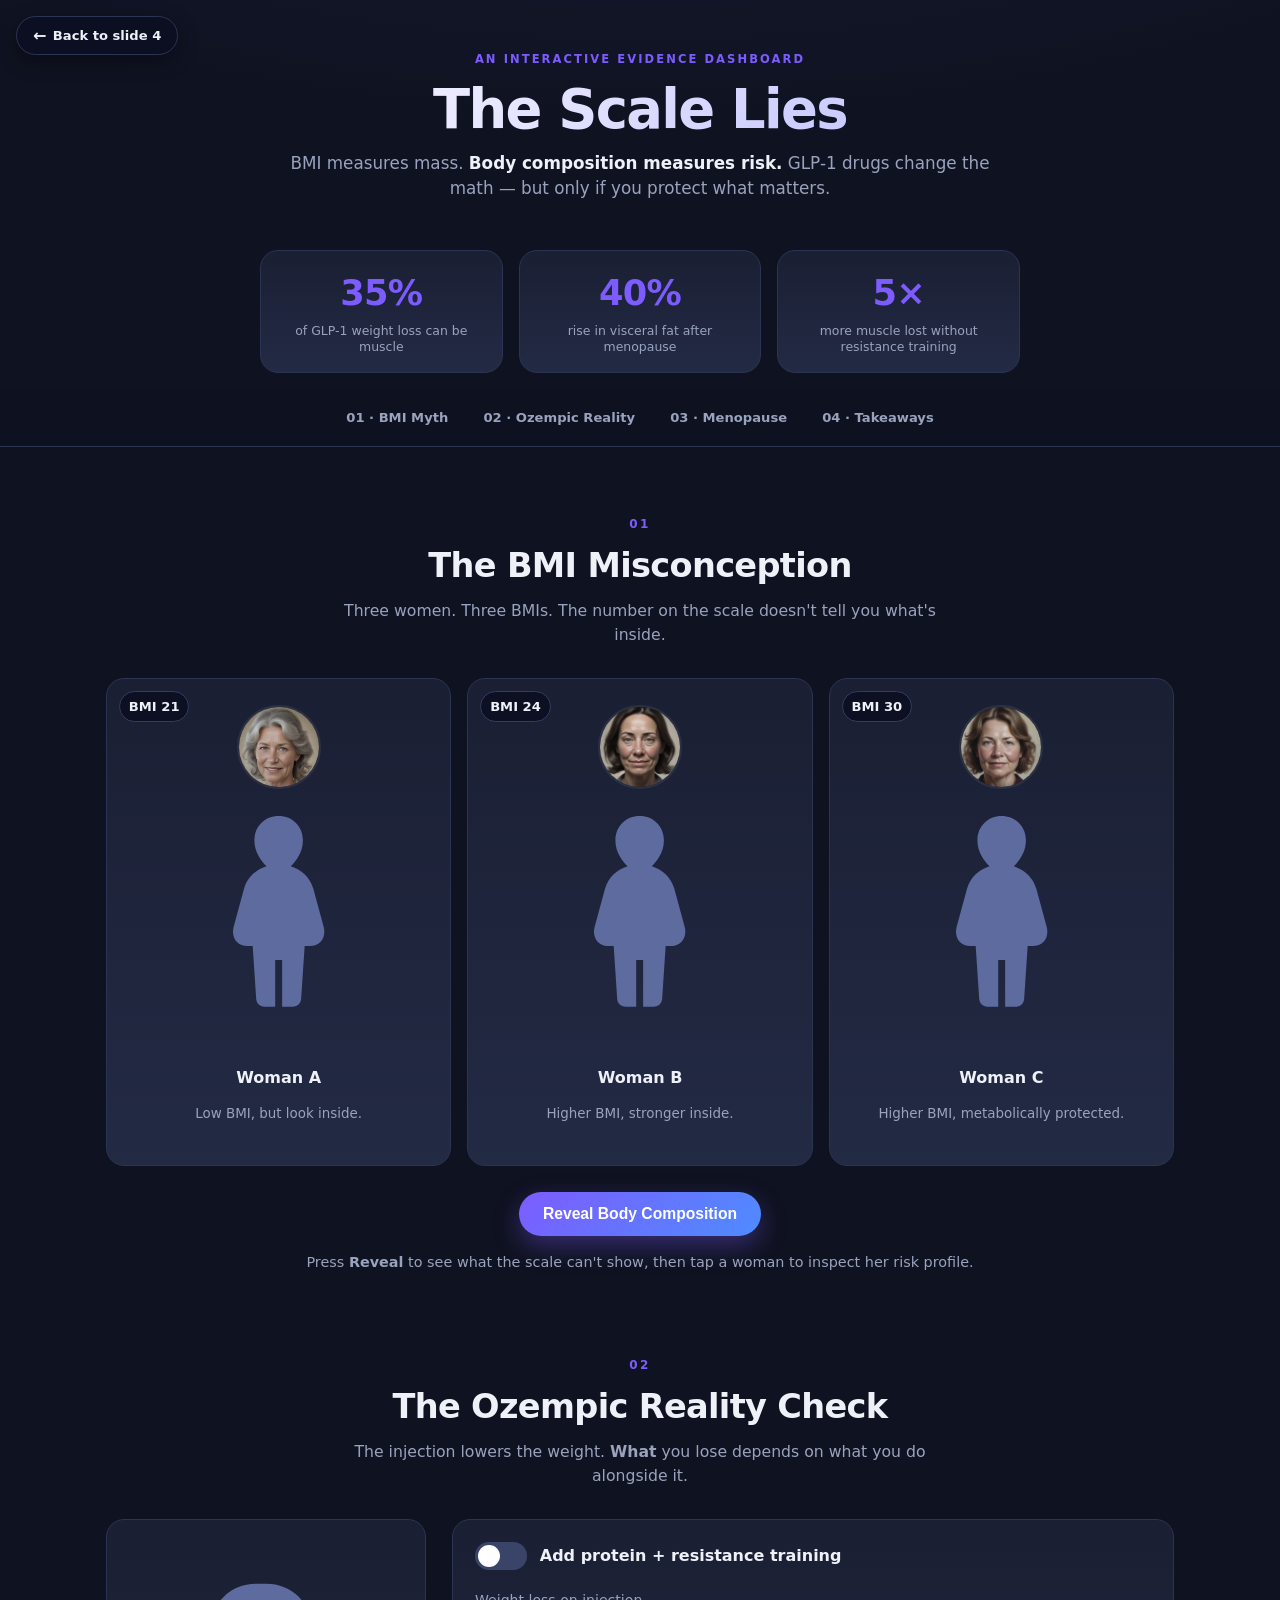
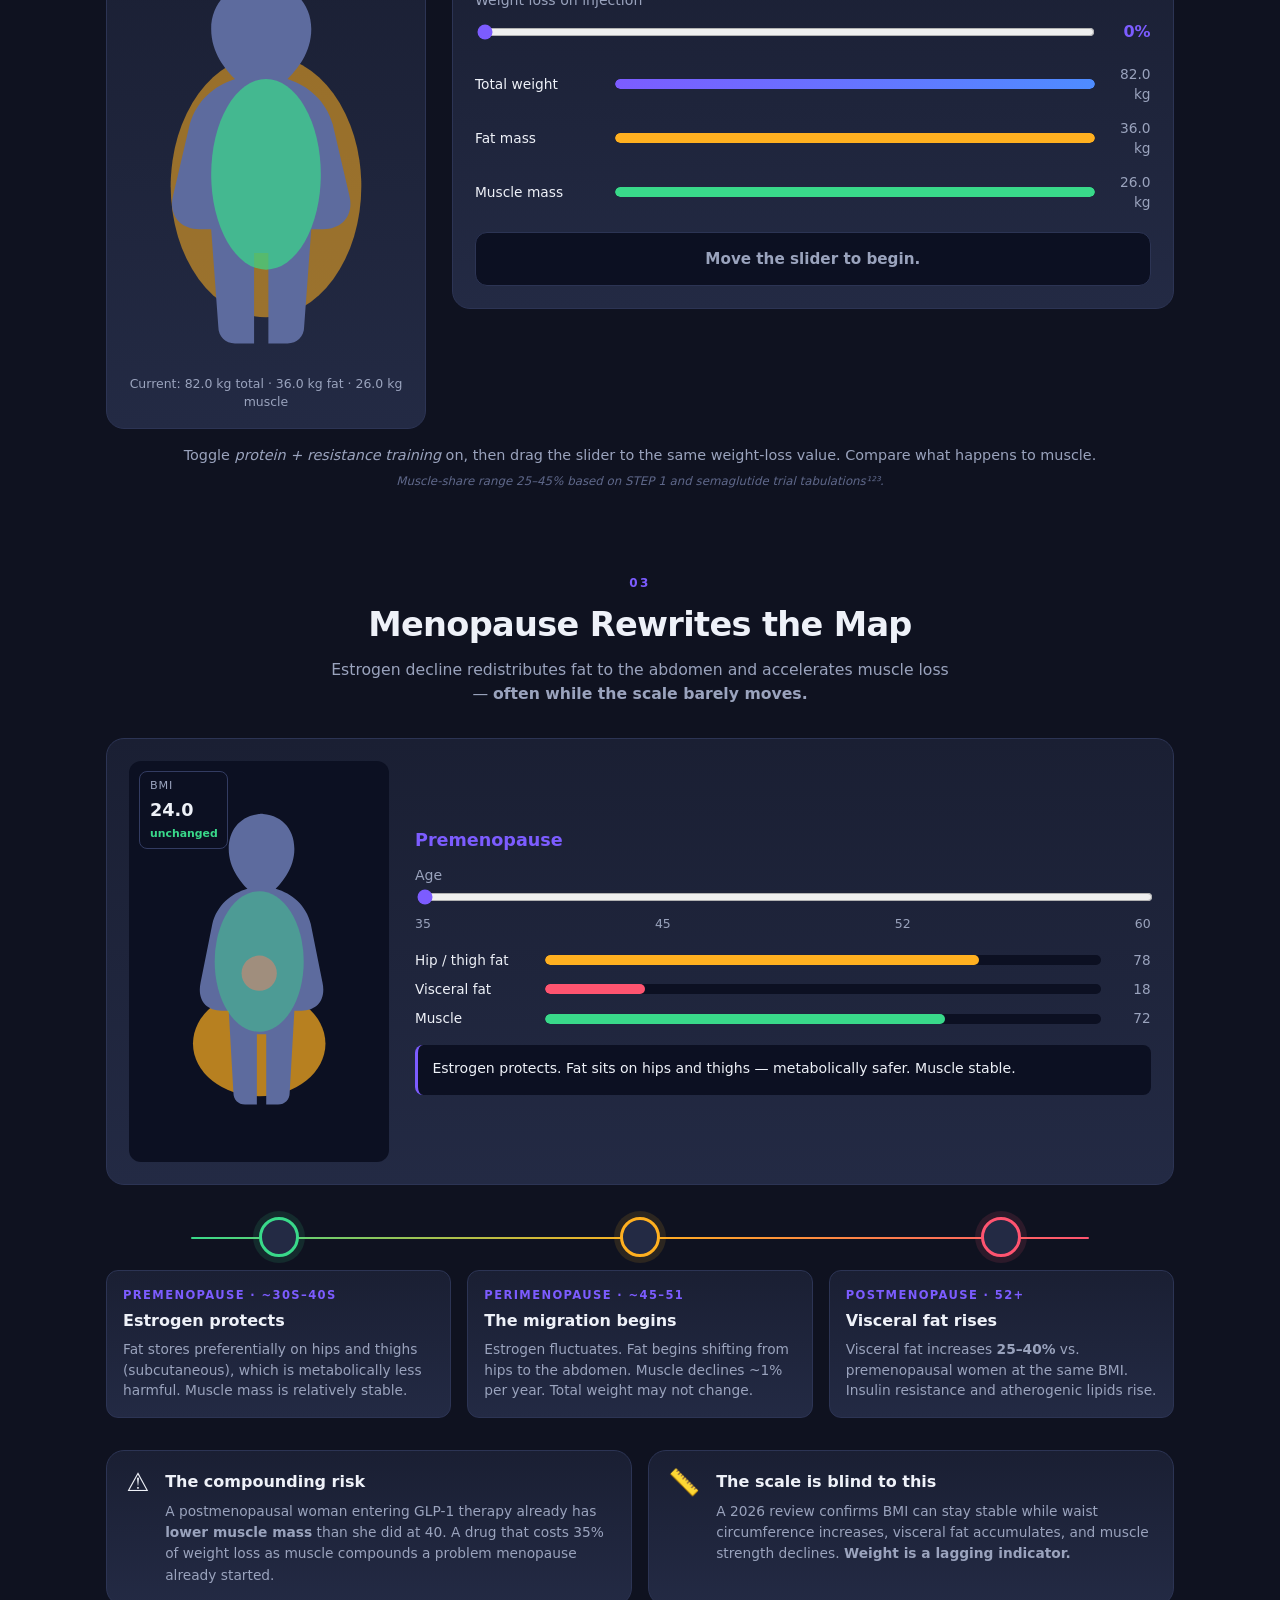
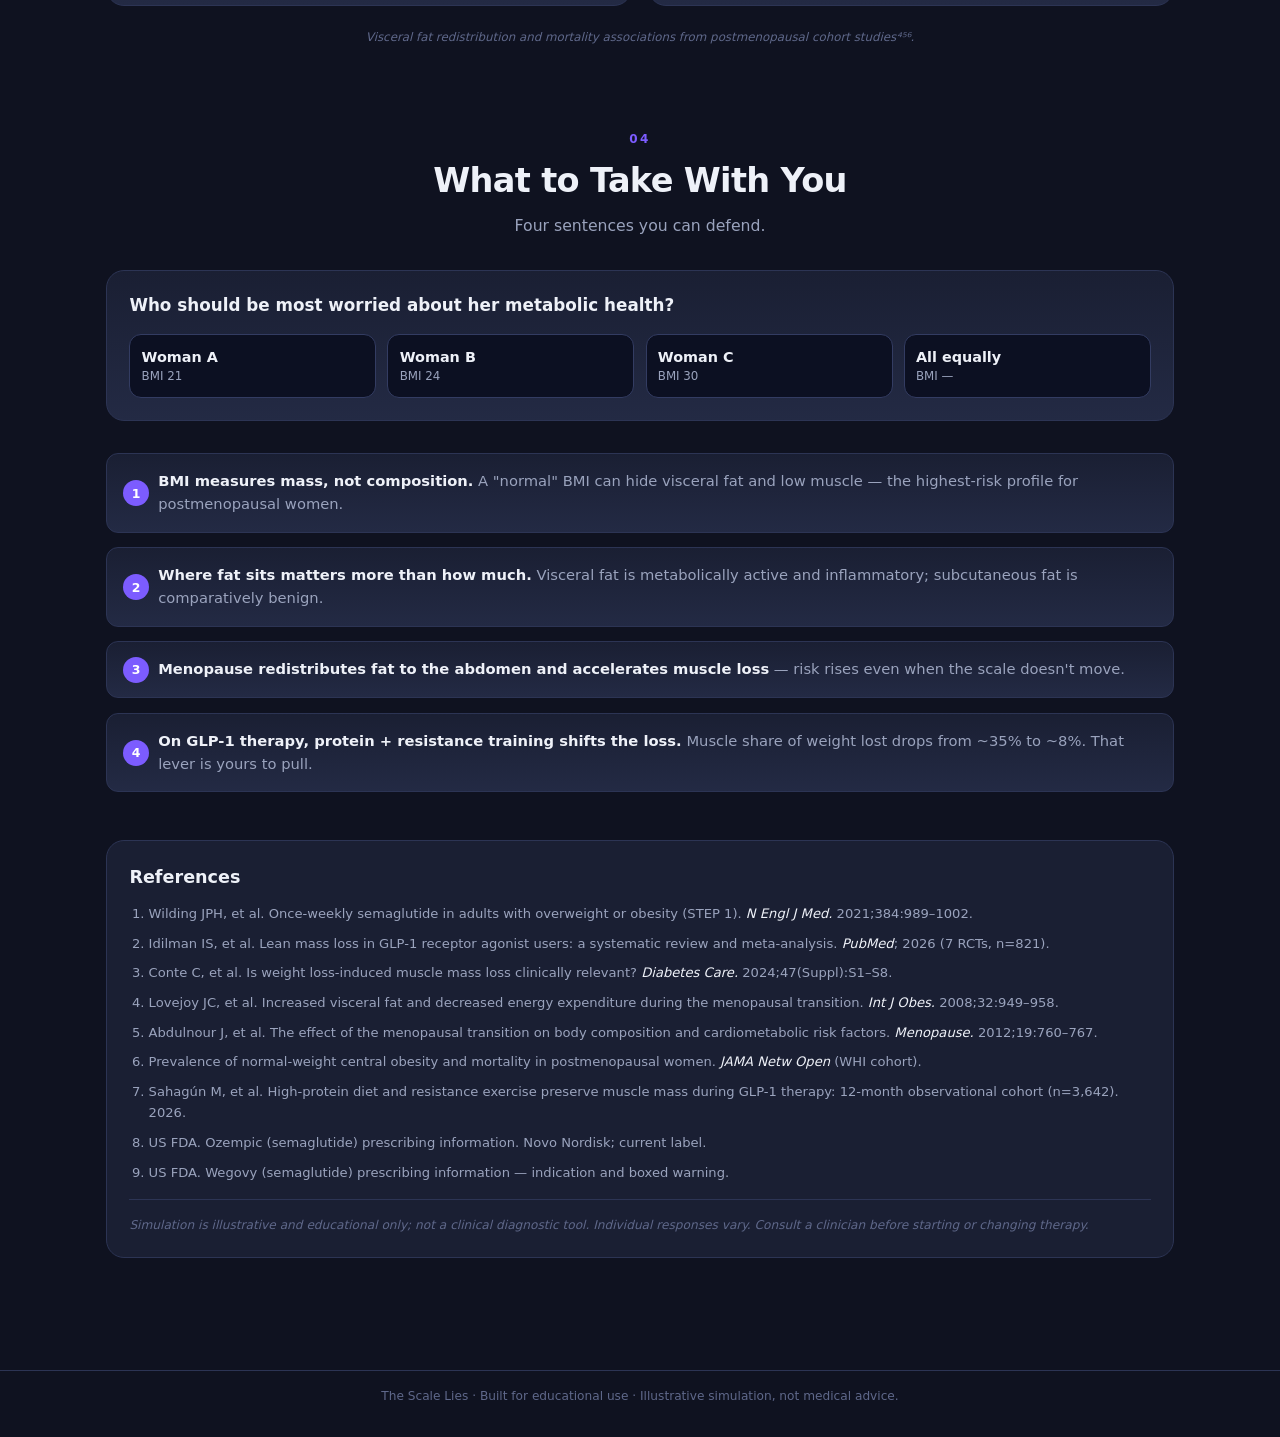
<file: dashboard.html>
<!DOCTYPE html>
<html lang="en">
<head>
  <meta charset="UTF-8" />
  <meta name="viewport" content="width=device-width, initial-scale=1.0" />
  <title>The Scale Lies — Weight Loss, Body Composition & Menopause</title>
  <meta name="description" content="An interactive dashboard on why BMI misleads, what GLP-1 weight loss actually takes off, and how menopause rewrites body composition." />
  <link rel="stylesheet" href="style.css" />

  <!-- ═══════════════════════════════════════════════════════
       BOOT SCRIPT — runs synchronously before body renders
       Priority order for detecting "where did we come from":
       1. ?from_notes=1 in URL (explicit)
       2. sessionStorage.presFromNotes (set by speaker-notes on click)
       3. ?from=N in URL
       4. sessionStorage.presLastSlide
       5. document.referrer
       6. default slide 4
       ═══════════════════════════════════════════════════════ -->
  <script>
    (function () {
      var fromSlide = 0;
      var cameFromNotes = false;
      var source = "none";
      var urlFromNotes = false;
      var urlFromSlide = 0;

      // Parse URL params once
      try {
        var p0 = new URLSearchParams(window.location.search);
        if (p0.get("from_notes") === "1") urlFromNotes = true;
        var f = p0.get("from");
        if (f) {
          var nf = parseInt(f, 10);
          if (!isNaN(nf) && nf >= 1 && nf <= 12) urlFromSlide = nf;
        }
      } catch (e) {}

      // ── DECISION TREE ──────────────────────────────────

      // Priority 1: explicit ?from_notes=1 in URL
      if (urlFromNotes) {
        cameFromNotes = true;
        source = "from_notes_url";
      }

      // Priority 2: sessionStorage flag (set by speaker-notes on link click)
      // This is the Firefox-iPad-safe channel — survives page navigation
      if (!cameFromNotes) {
        try {
          if (sessionStorage.getItem("presFromNotes") === "1") {
            cameFromNotes = true;
            source = "from_notes_session";
          }
        } catch (e) {}
      }

      // If from notes, no slide number needed
      if (cameFromNotes) {
        fromSlide = 4; // unused when cameFromNotes
      } else {
        // Priority 3: ?from=N in URL
        if (urlFromSlide) {
          fromSlide = urlFromSlide;
          source = "url_from";
        }

        // Priority 4: sessionStorage.presLastSlide
        if (!fromSlide) {
          try {
            var stored = sessionStorage.getItem("presLastSlide");
            if (stored) {
              var n = parseInt(stored, 10);
              if (!isNaN(n) && n >= 1 && n <= 12) {
                fromSlide = n;
                source = "session_slide";
              }
            }
          } catch (e) {}
        }

        // Priority 5: referrer
        if (!fromSlide) {
          try {
            if (document.referrer) {
              var rm = document.referrer.match(/#slide-(\d+)/);
              if (rm) {
                var n3 = parseInt(rm[1], 10);
                if (!isNaN(n3) && n3 >= 1 && n3 <= 12) {
                  fromSlide = n3;
                  source = "referrer";
                }
              }
            }
          } catch (e) {}
        }

        // Priority 6: default
        if (!fromSlide) {
          fromSlide = 4;
          source = "default";
        }
      }

      window.__FROM_SLIDE__ = fromSlide;
      window.__FROM_NOTES__ = cameFromNotes;
      window.__FROM_SOURCE__ = source;

      // ── PERSIST — only from explicit URL signals ──────
      // Do NOT overwrite from sessionStorage-derived decisions
      if (urlFromNotes) {
        try { sessionStorage.setItem("presFromNotes", "1"); } catch (e) {}
      } else if (urlFromSlide) {
        try { sessionStorage.setItem("presFromNotes", "0"); } catch (e) {}
        try { sessionStorage.setItem("presLastSlide", String(urlFromSlide)); } catch (e) {}
      }

      // ── APPLY BACK LINK ───────────────────────────────
      function applyBackLink() {
        var backLink = document.getElementById("backToPres");
        if (!backLink) return false;

        if (cameFromNotes) {
          backLink.href = "speaker-notes.html";
          backLink.title = "Back to speaker notes";
          var labelN = backLink.querySelector(".btp-label");
          if (labelN) labelN.textContent = "Back to speaker notes";
        } else {
          backLink.href = "index.html#slide-" + fromSlide;
          backLink.title = "Back to presentation · slide " + fromSlide;
          var labelP = backLink.querySelector(".btp-label");
          if (labelP) labelP.textContent = "Back to slide " + fromSlide;
        }
        return true;
      }

      applyBackLink();

      document.addEventListener("DOMContentLoaded", function () {
        applyBackLink();

        // Preserve context on section-nav clicks
        var navLinks = document.querySelectorAll('.section-nav a[href^="#module-"]');
        navLinks.forEach(function (link) {
          var section = link.getAttribute("href");
          if (cameFromNotes) {
            link.setAttribute("href", "?from_notes=1" + section);
          } else {
            link.setAttribute("href", "?from=" + fromSlide + section);
          }
        });
      });

      window.addEventListener("load", applyBackLink);
    })();
  </script>

  <style>
    .back-to-presentation {
      position: fixed;
      top: 1rem;
      left: 1rem;
      z-index: 200;
      display: inline-flex;
      align-items: center;
      gap: .4rem;
      background: rgba(12,16,34,.92);
      border: 1px solid var(--border, #2c3454);
      color: var(--text, #eef1f8);
      text-decoration: none;
      padding: .55rem 1rem;
      border-radius: 999px;
      font-size: .82rem;
      font-weight: 700;
      font-family: inherit;
      backdrop-filter: blur(10px);
      -webkit-backdrop-filter: blur(10px);
      transition: border-color .18s, background .18s, transform .12s;
      box-shadow: 0 6px 20px rgba(0,0,0,.35);
    }
    .back-to-presentation:hover {
      border-color: var(--accent, #7c5cff);
      background: rgba(124,92,255,.15);
    }
    .back-to-presentation:active { transform: scale(.97); }
    .back-to-presentation::before {
      content: "←";
      font-size: 1rem;
      line-height: 1;
    }
    @media print { .back-to-presentation { display: none; } }
  </style>
</head>
<body>

  <a href="index.html#slide-4" class="back-to-presentation" id="backToPres">
    <span class="btp-label">Back to slide 4</span>
  </a>

  <header class="hero">
    <p class="eyebrow">An interactive evidence dashboard</p>
    <h1>The Scale Lies</h1>
    <p class="subtitle">
      BMI measures mass. <strong>Body composition measures risk.</strong>
      GLP-1 drugs change the math — but only if you protect what matters.
    </p>

    <div class="hero-stats">
      <div class="stat">
        <div class="stat-num" data-count="35" data-suffix="%">0%</div>
        <div class="stat-label">of GLP-1 weight loss can be muscle</div>
      </div>
      <div class="stat">
        <div class="stat-num" data-count="40" data-suffix="%">0%</div>
        <div class="stat-label">rise in visceral fat after menopause</div>
      </div>
      <div class="stat">
        <div class="stat-num" data-count="5" data-suffix="×">0×</div>
        <div class="stat-label">more muscle lost without resistance training</div>
      </div>
    </div>
  </header>

  <nav class="section-nav" aria-label="Section navigation">
    <a href="#module-1" class="nav-link active">01 · BMI Myth</a>
    <a href="#module-2" class="nav-link">02 · Ozempic Reality</a>
    <a href="#module-3" class="nav-link">03 · Menopause</a>
    <a href="#module-4" class="nav-link">04 · Takeaways</a>
  </nav>

  <main>

    <section id="module-1" class="module">
      <div class="module-head">
        <span class="module-num">01</span>
        <h2>The BMI Misconception</h2>
        <p class="module-sub">
          Three women. Three BMIs. The number on the scale doesn't tell you what's inside.
        </p>
      </div>

      <div class="cards" id="cards" aria-live="polite"></div>

      <div class="controls">
        <button id="revealBtn" class="btn primary">Reveal Body Composition</button>
        <button id="resetBtn" class="btn ghost" hidden>Reset</button>
      </div>

      <p class="hint" id="hint">
        Press <strong>Reveal</strong> to see what the scale can't show, then tap a woman to inspect her risk profile.
      </p>

      <section class="modal" id="modal" hidden role="dialog" aria-modal="true" aria-labelledby="modalTitle">
        <div class="modal-card">
          <button class="modal-close" id="modalClose" aria-label="Close">&times;</button>
          <h2 id="modalTitle"></h2>
          <p id="modalBmi" class="modal-bmi"></p>
          <div class="meters" id="modalMeters"></div>
          <p id="modalNote" class="modal-note"></p>
          <div class="risk" id="modalRisk"></div>
        </div>
      </section>
    </section>

    <section id="module-2" class="module">
      <div class="module-head">
        <span class="module-num">02</span>
        <h2>The Ozempic Reality Check</h2>
        <p class="module-sub">
          The injection lowers the weight. <strong>What</strong> you lose depends on what you do alongside it.
        </p>
      </div>

      <div class="stage">
        <div class="figure-wrap">
          <svg id="figure" viewBox="0 0 240 360" role="img" aria-label="Body composition figure"></svg>
          <div class="figure-caption" id="figureCaption">
            Baseline: 82 kg total · 36 kg fat · 26 kg muscle
          </div>
        </div>

        <div class="panel">
          <div class="toggle-row">
            <label class="switch">
              <input type="checkbox" id="protectToggle" />
              <span class="slider"></span>
            </label>
            <span class="toggle-label" id="toggleLabel">Add protein + resistance training</span>
          </div>

          <div class="slider-row">
            <label for="lossSlider">Weight loss on injection</label>
            <input type="range" id="lossSlider" min="0" max="20" step="1" value="0" />
            <span class="loss-val" id="lossVal">0%</span>
          </div>

          <div class="meters">
            <div class="meter-row">
              <span>Total weight</span>
              <div class="meter-track"><div class="meter-fill weight" id="mWeight"></div></div>
              <span class="meter-val" id="vWeight">—</span>
            </div>
            <div class="meter-row">
              <span>Fat mass</span>
              <div class="meter-track"><div class="meter-fill fat" id="mFat"></div></div>
              <span class="meter-val" id="vFat">—</span>
            </div>
            <div class="meter-row">
              <span>Muscle mass</span>
              <div class="meter-track"><div class="meter-fill muscle" id="mMuscle"></div></div>
              <span class="meter-val" id="vMuscle">—</span>
            </div>
          </div>

          <div class="verdict" id="verdict">Move the slider to begin.</div>
        </div>
      </div>

      <p class="hint">
        Toggle <em>protein + resistance training</em> on, then drag the slider to the same weight-loss value.
        Compare what happens to muscle. <br/>
        <span class="cite">Muscle-share range 25–45% based on STEP 1 and semaglutide trial tabulations¹²³.</span>
      </p>
    </section>

    <section id="module-3" class="module">
      <div class="module-head">
        <span class="module-num">03</span>
        <h2>Menopause Rewrites the Map</h2>
        <p class="module-sub">
          Estrogen decline redistributes fat to the abdomen and accelerates muscle loss —
          <strong>often while the scale barely moves.</strong>
        </p>
      </div>

      <div class="menopause-slider" id="menopauseSlider">
        <div class="ms-figure-wrap">
          <svg id="msFigure" viewBox="0 0 200 320" role="img" aria-label="Fat distribution figure"></svg>
          <div class="ms-bmi">
            <span class="ms-bmi-label">BMI</span>
            <span class="ms-bmi-val" id="msBmi">24.0</span>
            <span class="ms-bmi-frozen">unchanged</span>
          </div>
        </div>
        <div class="ms-controls">
          <div class="ms-stage-label" id="msStage">Premenopause</div>
          <label for="msSlider" class="ms-slider-label">Age</label>
          <input type="range" id="msSlider" min="0" max="3" step="1" value="0" />
          <div class="ms-age-row">
            <span>35</span><span>45</span><span>52</span><span>60</span>
          </div>
          <div class="ms-meters">
            <div class="ms-meter-row">
              <span>Hip / thigh fat</span>
              <div class="ms-track"><div class="ms-fill hip" id="msHip"></div></div>
              <span class="ms-val" id="msHipVal">78</span>
            </div>
            <div class="ms-meter-row">
              <span>Visceral fat</span>
              <div class="ms-track"><div class="ms-fill visceral" id="msVisceral"></div></div>
              <span class="ms-val" id="msVisceralVal">18</span>
            </div>
            <div class="ms-meter-row">
              <span>Muscle</span>
              <div class="ms-track"><div class="ms-fill muscle" id="msMuscle"></div></div>
              <span class="ms-val" id="msMuscleVal">72</span>
            </div>
          </div>
          <div class="ms-message" id="msMessage">
            Estrogen protects. Fat sits on hips and thighs — metabolically safer. Muscle stable.
          </div>
        </div>
      </div>

      <div class="timeline" id="timeline">
        <div class="tl-step" data-step="1">
          <div class="tl-dot"></div>
          <div class="tl-card">
            <div class="tl-era">Premenopause · ~30s–40s</div>
            <div class="tl-title">Estrogen protects</div>
            <p>Fat stores preferentially on hips and thighs (subcutaneous), which is metabolically less harmful. Muscle mass is relatively stable.</p>
          </div>
        </div>
        <div class="tl-step" data-step="2">
          <div class="tl-dot"></div>
          <div class="tl-card">
            <div class="tl-era">Perimenopause · ~45–51</div>
            <div class="tl-title">The migration begins</div>
            <p>Estrogen fluctuates. Fat begins shifting from hips to the abdomen. Muscle declines ~1% per year. Total weight may not change.</p>
          </div>
        </div>
        <div class="tl-step" data-step="3">
          <div class="tl-dot"></div>
          <div class="tl-card">
            <div class="tl-era">Postmenopause · 52+</div>
            <div class="tl-title">Visceral fat rises</div>
            <p>Visceral fat increases <strong>25–40%</strong> vs. premenopausal women at the same BMI. Insulin resistance and atherogenic lipids rise.</p>
          </div>
        </div>
      </div>

      <div class="callout-grid">
        <div class="callout">
          <div class="callout-icon">⚠</div>
          <div>
            <h3>The compounding risk</h3>
            <p>
              A postmenopausal woman entering GLP-1 therapy already has <strong>lower muscle mass</strong>
              than she did at 40. A drug that costs 35% of weight loss as muscle compounds
              a problem menopause already started.
            </p>
          </div>
        </div>
        <div class="callout">
          <div class="callout-icon">📏</div>
          <div>
            <h3>The scale is blind to this</h3>
            <p>
              A 2026 review confirms BMI can stay stable while waist circumference increases,
              visceral fat accumulates, and muscle strength declines.
              <strong>Weight is a lagging indicator.</strong>
            </p>
          </div>
        </div>
      </div>

      <p class="hint">
        <span class="cite">Visceral fat redistribution and mortality associations from postmenopausal cohort studies⁴⁵⁶.</span>
      </p>
    </section>

    <section id="module-4" class="module">
      <div class="module-head">
        <span class="module-num">04</span>
        <h2>What to Take With You</h2>
        <p class="module-sub">Four sentences you can defend.</p>
      </div>

      <div class="quiz" id="quiz">
        <p class="quiz-q" id="quizQuestion">
          Who should be most worried about her metabolic health?
        </p>
        <div class="quiz-options" id="quizOptions"></div>
        <div class="quiz-result" id="quizResult" hidden></div>
      </div>

      <ol class="takeaways">
        <li><strong>BMI measures mass, not composition.</strong> A "normal" BMI can hide visceral fat and low muscle — the highest-risk profile for postmenopausal women.</li>
        <li><strong>Where fat sits matters more than how much.</strong> Visceral fat is metabolically active and inflammatory; subcutaneous fat is comparatively benign.</li>
        <li><strong>Menopause redistributes fat to the abdomen and accelerates muscle loss</strong> — risk rises even when the scale doesn't move.</li>
        <li><strong>On GLP-1 therapy, protein + resistance training shifts the loss.</strong> Muscle share of weight lost drops from ~35% to ~8%. That lever is yours to pull.</li>
      </ol>

      <div class="references">
        <h3>References</h3>
        <ol>
          <li>Wilding JPH, et al. Once-weekly semaglutide in adults with overweight or obesity (STEP 1). <em>N Engl J Med.</em> 2021;384:989–1002.</li>
          <li>Idilman IS, et al. Lean mass loss in GLP-1 receptor agonist users: a systematic review and meta-analysis. <em>PubMed</em>; 2026 (7 RCTs, n=821).</li>
          <li>Conte C, et al. Is weight loss-induced muscle mass loss clinically relevant? <em>Diabetes Care.</em> 2024;47(Suppl):S1–S8.</li>
          <li>Lovejoy JC, et al. Increased visceral fat and decreased energy expenditure during the menopausal transition. <em>Int J Obes.</em> 2008;32:949–958.</li>
          <li>Abdulnour J, et al. The effect of the menopausal transition on body composition and cardiometabolic risk factors. <em>Menopause.</em> 2012;19:760–767.</li>
          <li>Prevalence of normal-weight central obesity and mortality in postmenopausal women. <em>JAMA Netw Open</em> (WHI cohort).</li>
          <li>Sahagún M, et al. High-protein diet and resistance exercise preserve muscle mass during GLP-1 therapy: 12-month observational cohort (n=3,642). 2026.</li>
          <li>US FDA. Ozempic (semaglutide) prescribing information. Novo Nordisk; current label.</li>
          <li>US FDA. Wegovy (semaglutide) prescribing information — indication and boxed warning.</li>
        </ol>
        <p class="footnote">
          Simulation is illustrative and educational only; not a clinical diagnostic tool.
          Individual responses vary. Consult a clinician before starting or changing therapy.
        </p>
      </div>
    </section>

  </main>

  <footer class="foot">
    <span>The Scale Lies · Built for educational use · Illustrative simulation, not medical advice.</span>
  </footer>

  <script src="script.js"></script>

</body>
</html>
</file>
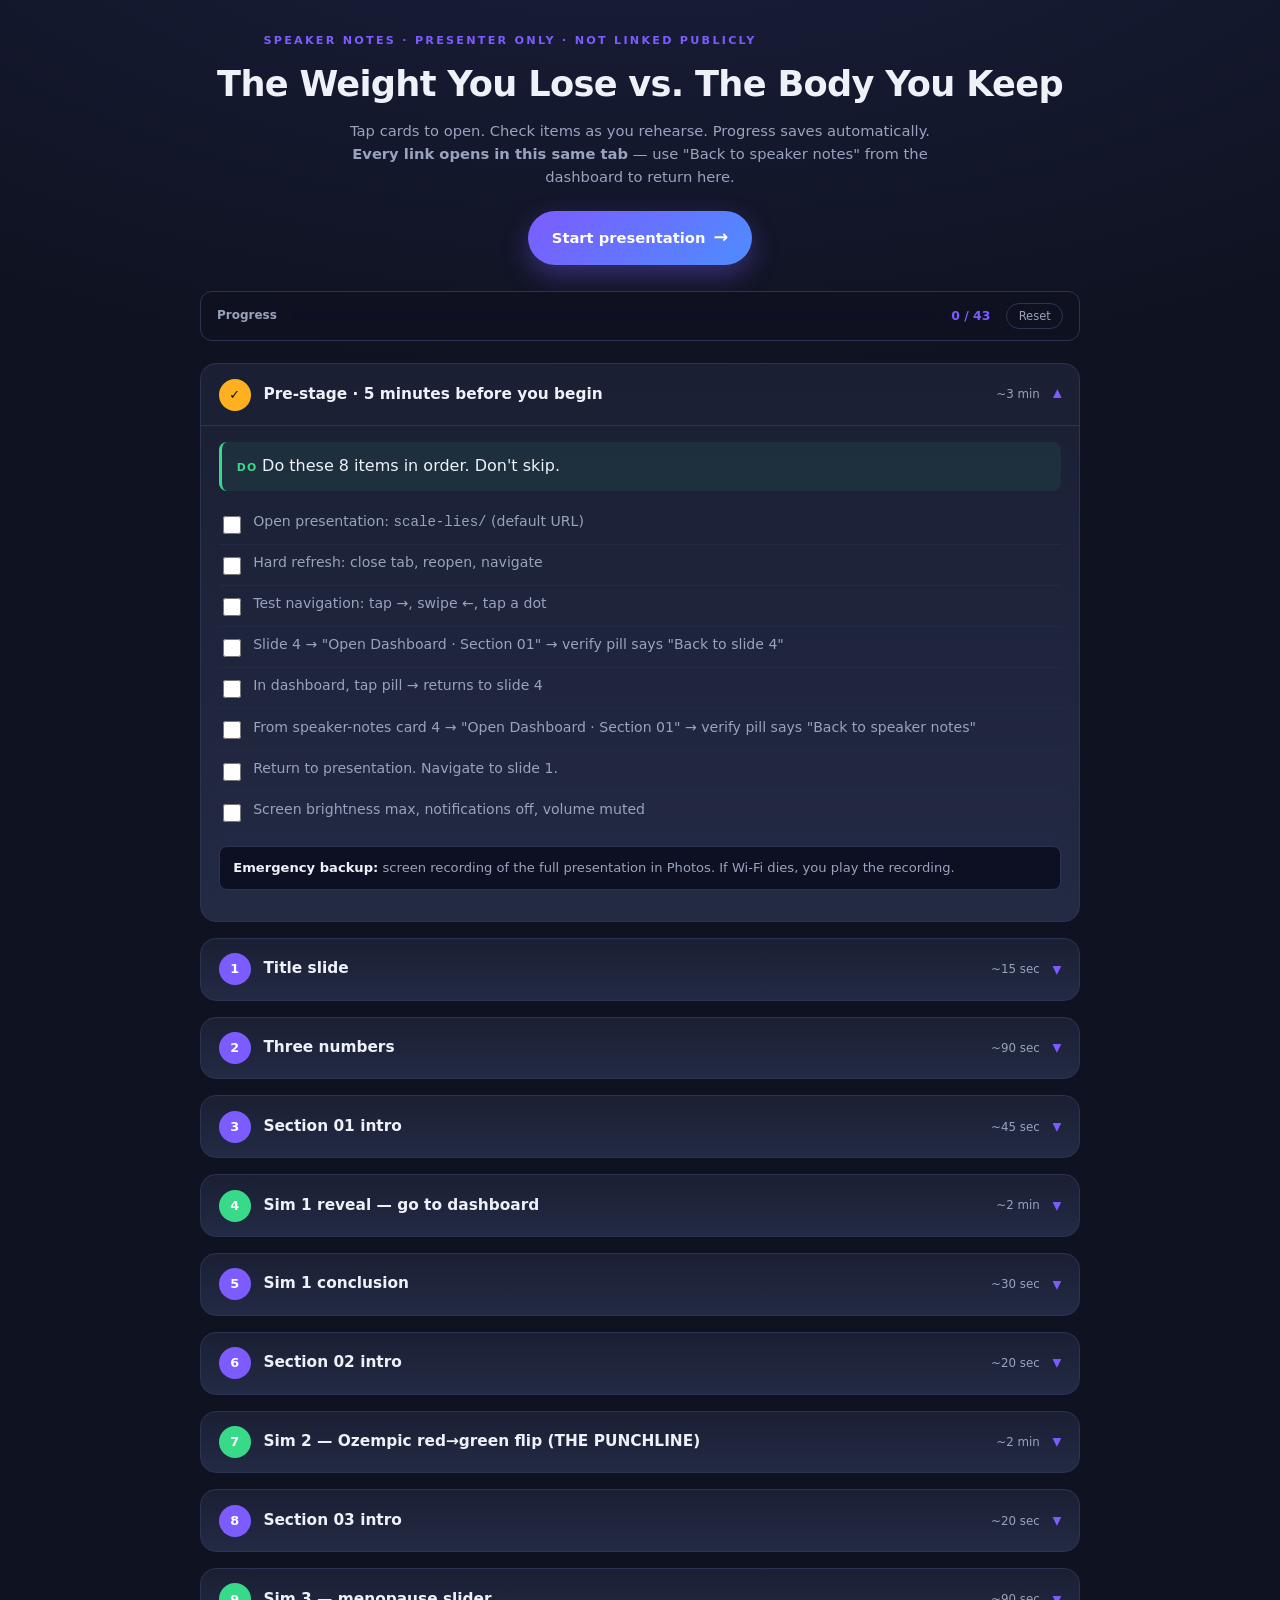
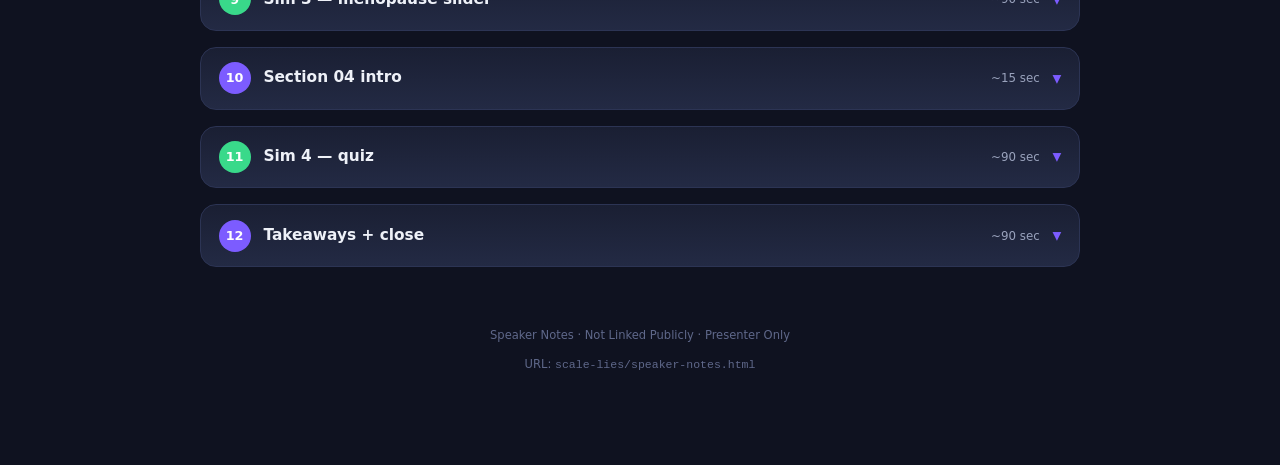
<file: speaker-notes.html>
<!DOCTYPE html>
<html lang="en">
<head>
  <meta charset="UTF-8" />
  <meta name="viewport" content="width=device-width, initial-scale=1.0" />
  <title>Speaker Notes — The Weight You Lose vs. The Body You Keep</title>
  <style>
    :root {
      --bg: #0f1220;
      --bg-glow: #1b2140;
      --panel: #1a1f33;
      --panel-2: #232a44;
      --border: #2c3454;
      --text: #eef1f8;
      --muted: #9aa3bd;
      --accent: #7c5cff;
      --accent-2: #4e8cff;
      --muscle: #39d98a;
      --fat: #ffb020;
      --danger: #ff5470;
      --ease: cubic-bezier(.4,0,.2,1);
      --dur-fast: .18s;
      --dur-med: .35s;
    }
    * { box-sizing: border-box; }
    body {
      margin: 0;
      font-family: system-ui, -apple-system, "Segoe UI", Roboto, sans-serif;
      background: radial-gradient(1200px 600px at 50% -10%, var(--bg-glow), var(--bg));
      color: var(--text);
      line-height: 1.55;
      padding: 1rem;
    }
    .wrap { max-width: 880px; margin: 0 auto; padding: 1rem 0 4rem; }

    header { text-align: center; margin-bottom: 1.6rem; }
    .eyebrow {
      text-transform: uppercase;
      letter-spacing: .2em;
      font-size: .7rem;
      color: var(--accent);
      font-weight: 700;
      margin: 0 0 .5rem;
    }
    header h1 {
      margin: 0 0 .5rem;
      font-size: clamp(1.5rem, 3.5vw, 2.2rem);
      letter-spacing: -0.02em;
    }
    header p {
      color: var(--muted);
      margin: 0 auto;
      max-width: 620px;
      font-size: .92rem;
    }

    .start-btn {
      display: inline-flex;
      align-items: center;
      gap: .5rem;
      margin: 1.4rem auto 0;
      background: linear-gradient(135deg, var(--accent), var(--accent-2));
      color: white;
      text-decoration: none;
      padding: .85rem 1.5rem;
      border-radius: 999px;
      font-weight: 700;
      font-size: .92rem;
      box-shadow: 0 10px 26px rgba(124,92,255,.35);
      transition: transform .12s var(--ease);
    }
    .start-btn:active { transform: scale(.97); }
    .start-btn::after { content: "→"; font-size: 1.1rem; }

    .progress {
      position: sticky;
      top: 0;
      z-index: 20;
      background: rgba(15,18,32,.94);
      backdrop-filter: blur(10px);
      border: 1px solid var(--border);
      border-radius: 12px;
      padding: .7rem 1rem;
      margin: 1.4rem 0;
      display: flex;
      align-items: center;
      justify-content: space-between;
      gap: 1rem;
    }
    .progress-label { font-size: .75rem; color: var(--muted); font-weight: 600; }
    .progress-bar { flex: 1; height: 7px; background: #0c1022; border-radius: 999px; overflow: hidden; }
    .progress-fill {
      height: 100%;
      width: 0;
      background: linear-gradient(90deg, var(--accent), var(--accent-2));
      border-radius: 999px;
      transition: width var(--dur-med) var(--ease);
    }
    .progress-count { font-size: .78rem; color: var(--accent); font-weight: 800; font-variant-numeric: tabular-nums; }
    .reset-all {
      background: transparent;
      border: 1px solid var(--border);
      color: var(--muted);
      padding: .3rem .7rem;
      border-radius: 999px;
      font-size: .72rem;
      cursor: pointer;
      font-family: inherit;
    }
    .reset-all:hover { border-color: var(--danger); color: var(--danger); }

    .card {
      background: linear-gradient(180deg, var(--panel), var(--panel-2));
      border: 1px solid var(--border);
      border-radius: 16px;
      margin-bottom: 1rem;
      overflow: hidden;
    }
    .card-head {
      display: flex;
      align-items: center;
      gap: .8rem;
      padding: .9rem 1.1rem;
      cursor: pointer;
      user-select: none;
    }
    .card-num {
      display: inline-flex;
      align-items: center;
      justify-content: center;
      width: 32px;
      height: 32px;
      border-radius: 50%;
      background: var(--accent);
      color: white;
      font-weight: 800;
      font-size: .8rem;
      flex-shrink: 0;
    }
    .card-num.dash { background: var(--muscle); }
    .card-num.chk  { background: var(--fat); color: #0c1022; }
    .card-title { flex: 1; font-weight: 700; font-size: .96rem; }
    .card-time { font-size: .74rem; color: var(--muted); font-variant-numeric: tabular-nums; }
    .card-arrow {
      color: var(--accent);
      font-size: 1.1rem;
      font-weight: 700;
      transition: transform var(--dur-fast);
    }
    .card.open .card-arrow { transform: rotate(180deg); }
    .card-body { max-height: 0; overflow: hidden; transition: max-height var(--dur-med) var(--ease); }
    .card.open .card-body { max-height: 4000px; }
    .card-inner { padding: 0 1.1rem 1.1rem; border-top: 1px solid var(--border); }
    .card-inner > *:first-child { margin-top: 1rem; }

    .slide-link {
      display: inline-block;
      background: rgba(124,92,255,.15);
      border: 1px solid var(--accent);
      color: var(--accent);
      text-decoration: none;
      padding: .3rem .7rem;
      border-radius: 999px;
      font-size: .75rem;
      font-weight: 700;
      margin-bottom: .8rem;
      margin-right: .4rem;
    }
    .slide-link:hover { background: rgba(124,92,255,.25); }
    .slide-link.dash {
      background: rgba(57,217,138,.15);
      border-color: var(--muscle);
      color: var(--muscle);
    }
    .slide-link.dash:hover { background: rgba(57,217,138,.25); }

    .say {
      background: rgba(124,92,255,.1);
      border-left: 3px solid var(--accent);
      border-radius: 8px;
      padding: .75rem .95rem;
      margin: .8rem 0;
      font-style: italic;
    }
    .say::before {
      content: "SAY  ";
      font-style: normal;
      font-weight: 800;
      font-size: .68rem;
      color: var(--accent);
      letter-spacing: .1em;
    }
    .do {
      background: rgba(57,217,138,.08);
      border-left: 3px solid var(--muscle);
      border-radius: 8px;
      padding: .75rem .95rem;
      margin: .8rem 0;
    }
    .do::before {
      content: "DO  ";
      font-weight: 800;
      font-size: .68rem;
      color: var(--muscle);
      letter-spacing: .1em;
    }

    .check-item {
      display: flex;
      align-items: flex-start;
      gap: .6rem;
      padding: .45rem 0;
      border-bottom: 1px solid #232a44;
      font-size: .88rem;
    }
    .check-item:last-child { border-bottom: none; }
    .check-item input {
      margin-top: .3rem;
      width: 18px;
      height: 18px;
      accent-color: var(--muscle);
      cursor: pointer;
      flex-shrink: 0;
    }
    .check-item label { cursor: pointer; color: var(--muted); }
    .check-item input:checked + label { color: var(--muscle); text-decoration: line-through; opacity: .7; }

    .tip {
      background: #0c1022;
      border: 1px solid var(--border);
      border-radius: 8px;
      padding: .7rem .85rem;
      font-size: .82rem;
      color: var(--muted);
      margin: .8rem 0;
    }
    .tip strong { color: var(--text); }

    footer {
      text-align: center;
      color: #5f688a;
      font-size: .72rem;
      padding: 2rem 1rem 0;
    }
  </style>
</head>
<body>
  <div class="wrap">

    <header>
      <p class="eyebrow">Speaker Notes · Presenter Only · Not Linked Publicly</p>
      <h1>The Weight You Lose vs. The Body You Keep</h1>
      <p>Tap cards to open. Check items as you rehearse. Progress saves automatically. <strong>Every link opens in this same tab</strong> — use "Back to speaker notes" from the dashboard to return here.</p>
      <a href="index.html#slide-1" class="start-btn">Start presentation</a>
    </header>

    <div class="progress">
      <span class="progress-label">Progress</span>
      <div class="progress-bar"><div class="progress-fill" id="progressFill"></div></div>
      <span class="progress-count" id="progressCount">0 / 0</span>
      <button class="reset-all" id="resetAll">Reset</button>
    </div>

    <!-- PRE-STAGE -->
    <article class="card" id="s-pre">
      <div class="card-head">
        <span class="card-num chk">✓</span>
        <span class="card-title">Pre-stage · 5 minutes before you begin</span>
        <span class="card-time">~3 min</span>
        <span class="card-arrow">▾</span>
      </div>
      <div class="card-body">
        <div class="card-inner">
          <div class="do">Do these 8 items in order. Don't skip.</div>
          <div class="check-item"><input type="checkbox" id="cp-1" /><label for="cp-1">Open presentation: <code>scale-lies/</code> (default URL)</label></div>
          <div class="check-item"><input type="checkbox" id="cp-2" /><label for="cp-2">Hard refresh: close tab, reopen, navigate</label></div>
          <div class="check-item"><input type="checkbox" id="cp-3" /><label for="cp-3">Test navigation: tap →, swipe ←, tap a dot</label></div>
          <div class="check-item"><input type="checkbox" id="cp-4" /><label for="cp-4">Slide 4 → "Open Dashboard · Section 01" → verify pill says "Back to slide 4"</label></div>
          <div class="check-item"><input type="checkbox" id="cp-5" /><label for="cp-5">In dashboard, tap pill → returns to slide 4</label></div>
          <div class="check-item"><input type="checkbox" id="cp-6" /><label for="cp-6">From speaker-notes card 4 → "Open Dashboard · Section 01" → verify pill says "Back to speaker notes"</label></div>
          <div class="check-item"><input type="checkbox" id="cp-7" /><label for="cp-7">Return to presentation. Navigate to slide 1.</label></div>
          <div class="check-item"><input type="checkbox" id="cp-8" /><label for="cp-8">Screen brightness max, notifications off, volume muted</label></div>
          <div class="tip"><strong>Emergency backup:</strong> screen recording of the full presentation in Photos. If Wi-Fi dies, you play the recording.</div>
        </div>
      </div>
    </article>

    <!-- SLIDE 1 -->
    <article class="card" id="s-1">
      <div class="card-head">
        <span class="card-num">1</span>
        <span class="card-title">Title slide</span>
        <span class="card-time">~15 sec</span>
        <span class="card-arrow">▾</span>
      </div>
      <div class="card-body">
        <div class="card-inner">
          <a class="slide-link" href="index.html#slide-1">Open Slide 1</a>
          <div class="say">"Good morning. Let me ask you something first — when was the last time you stepped on a scale and felt good about the number?"</div>
          <div class="do">Pause. Let the room chuckle or sigh.</div>
          <div class="say">"For most of us, that answer is 'not recently.' And I'm here to tell you tonight that the number you're worried about — the one on the scale — is telling you the wrong story."</div>
          <div class="check-item"><input type="checkbox" id="s1-1" /><label for="s1-1">Ask the opening question. Pause.</label></div>
          <div class="check-item"><input type="checkbox" id="s1-2" /><label for="s1-2">Deliver the "wrong story" line. Pause.</label></div>
        </div>
      </div>
    </article>

    <!-- SLIDE 2 -->
    <article class="card" id="s-2">
      <div class="card-head">
        <span class="card-num">2</span>
        <span class="card-title">Three numbers</span>
        <span class="card-time">~90 sec</span>
        <span class="card-arrow">▾</span>
      </div>
      <div class="card-body">
        <div class="card-inner">
          <a class="slide-link" href="index.html#slide-2">Open Slide 2</a>
          <div class="say">"Before I show you any bodies, hold three numbers in your head."</div>
          <div class="do">Point at 35%. Pause.</div>
          <div class="say">"Thirty-five percent. That's how much of the weight lost on drugs like Ozempic can be muscle — not fat."</div>
          <div class="do">Point at 40%. Pause.</div>
          <div class="say">"Forty percent. That's how much visceral fat rises after menopause. Even when the scale doesn't move."</div>
          <div class="do">Point at 5×. Pause.</div>
          <div class="say">"And five times. That's the difference in muscle loss between women on Ozempic who lift weights — and women who don't."</div>
          <div class="say">"BMI measures mass. Body composition measures risk. GLP-1 drugs change the math — but only if you protect what matters."</div>
          <div class="check-item"><input type="checkbox" id="s2-1" /><label for="s2-1">Read the three stats with pauses</label></div>
          <div class="check-item"><input type="checkbox" id="s2-2" /><label for="s2-2">Deliver transition</label></div>
        </div>
      </div>
    </article>

    <!-- SLIDE 3 -->
    <article class="card" id="s-3">
      <div class="card-head">
        <span class="card-num">3</span>
        <span class="card-title">Section 01 intro</span>
        <span class="card-time">~45 sec</span>
        <span class="card-arrow">▾</span>
      </div>
      <div class="card-body">
        <div class="card-inner">
          <a class="slide-link" href="index.html#slide-3">Open Slide 3</a>
          <div class="say">"Three women. Three BMIs. Woman A is BMI 21. Woman B is BMI 24. Woman C is BMI 36."</div>
          <div class="say">"If you had to pick the healthiest one — who would you pick? Shout it out."</div>
          <div class="do">Wait for the room. Most will say "Woman A." Give them 5 seconds.</div>
          <div class="say">"Most of you said Woman A. Now — let's see who's actually at highest risk."</div>
          <div class="check-item"><input type="checkbox" id="s3-1" /><label for="s3-1">Read the three BMIs</label></div>
          <div class="check-item"><input type="checkbox" id="s3-2" /><label for="s3-2">Ask for guess. Wait.</label></div>
          <div class="check-item"><input type="checkbox" id="s3-3" /><label for="s3-3">Deliver the hook</label></div>
        </div>
      </div>
    </article>

    <!-- SLIDE 4 -->
    <article class="card" id="s-4">
      <div class="card-head">
        <span class="card-num dash">4</span>
        <span class="card-title">Sim 1 reveal — go to dashboard</span>
        <span class="card-time">~2 min</span>
        <span class="card-arrow">▾</span>
      </div>
      <div class="card-body">
        <div class="card-inner">
          <a class="slide-link" href="index.html#slide-4">Open Slide 4</a>
          <a class="slide-link dash" href="dashboard.html?from_notes=1&from=4#module-1">Open Dashboard · Section 01</a>
          <div class="do">Tap "Open Dashboard". Pill will say "← Back to speaker notes". Do the demo, then tap pill to return here.</div>
          <div class="check-item"><input type="checkbox" id="s4-1" /><label for="s4-1">Tap "Reveal Body Composition"</label></div>
          <div class="check-item"><input type="checkbox" id="s4-2" /><label for="s4-2">Point at Woman A: "Low BMI, but look at the red inside."</label></div>
          <div class="check-item"><input type="checkbox" id="s4-3" /><label for="s4-3">Tap Woman A → red risk banner</label></div>
          <div class="check-item"><input type="checkbox" id="s4-4" /><label for="s4-4">Point at muscle (22) and visceral (78)</label></div>
          <div class="check-item"><input type="checkbox" id="s4-5" /><label for="s4-5">Close modal. Tap Woman B → green banner, muscle 76</label></div>
          <div class="say">"BMI 21 — the 'healthy' number — has the highest visceral fat and the lowest muscle. The scale told the wrong story."</div>
          <div class="check-item"><input type="checkbox" id="s4-6" /><label for="s4-6">Close modal</label></div>
          <div class="check-item"><input type="checkbox" id="s4-7" /><label for="s4-7">Tap "← Back to speaker notes" → returns here</label></div>
        </div>
      </div>
    </article>

    <!-- SLIDE 5 -->
    <article class="card" id="s-5">
      <div class="card-head">
        <span class="card-num">5</span>
        <span class="card-title">Sim 1 conclusion</span>
        <span class="card-time">~30 sec</span>
        <span class="card-arrow">▾</span>
      </div>
      <div class="card-body">
        <div class="card-inner">
          <a class="slide-link" href="index.html#slide-5">Open Slide 5</a>
          <div class="say">"Woman A. BMI 21. The 'healthy' number. But the lowest muscle and the highest visceral fat. That's the skinny-fat profile that BMI completely misses."</div>
          <div class="check-item"><input type="checkbox" id="s5-1" /><label for="s5-1">Deliver the "skinny fat" line</label></div>
        </div>
      </div>
    </article>

    <!-- SLIDE 6 -->
    <article class="card" id="s-6">
      <div class="card-head">
        <span class="card-num">6</span>
        <span class="card-title">Section 02 intro</span>
        <span class="card-time">~20 sec</span>
        <span class="card-arrow">▾</span>
      </div>
      <div class="card-body">
        <div class="card-inner">
          <a class="slide-link" href="index.html#slide-6">Open Slide 6</a>
          <div class="say">"So we agree the scale lies. Now — what about the injection? What can Ozempic tell us?"</div>
          <div class="check-item"><input type="checkbox" id="s6-1" /><label for="s6-1">Deliver transition</label></div>
        </div>
      </div>
    </article>

    <!-- SLIDE 7 -->
    <article class="card" id="s-7">
      <div class="card-head">
        <span class="card-num dash">7</span>
        <span class="card-title">Sim 2 — Ozempic red→green flip (THE PUNCHLINE)</span>
        <span class="card-time">~2 min</span>
        <span class="card-arrow">▾</span>
      </div>
      <div class="card-body">
        <div class="card-inner">
          <a class="slide-link" href="index.html#slide-7">Open Slide 7</a>
          <a class="slide-link dash" href="dashboard.html?from_notes=1&from=7#module-2">Open Dashboard · Section 02</a>
          <div class="do">Toggle OFF. Drag slider slowly 0 → 20%. Then tap "← Back to speaker notes".</div>
          <div class="check-item"><input type="checkbox" id="s7-1" /><label for="s7-1">Slider to 20% with toggle OFF</label></div>
          <div class="check-item"><input type="checkbox" id="s7-2" /><label for="s7-2">Pause at red verdict</label></div>
          <div class="say">"Twenty percent lost. A third came from muscle. For a postmenopausal woman, that's frailty. And the scale looks great."</div>
          <div class="do">Click the toggle ON. Same 20%. Do not touch the slider.</div>
          <div class="check-item"><input type="checkbox" id="s7-3" /><label for="s7-3">Toggle ON — muscle jumps back, verdict GREEN</label></div>
          <div class="check-item"><input type="checkbox" id="s7-4" /><label for="s7-4">Pause 3 seconds in silence</label></div>
          <div class="say">"Same drug. Same 20%. Add protein and resistance training — the muscle stays. What you lose is your choice. That lever is yours to pull."</div>
          <div class="tip"><strong>This is the punchline.</strong> Don't narrate during the flip. Silence for 3 seconds.</div>
          <div class="check-item"><input type="checkbox" id="s7-5" /><label for="s7-5">Tap "← Back to speaker notes"</label></div>
        </div>
      </div>
    </article>

    <!-- SLIDE 8 -->
    <article class="card" id="s-8">
      <div class="card-head">
        <span class="card-num">8</span>
        <span class="card-title">Section 03 intro</span>
        <span class="card-time">~20 sec</span>
        <span class="card-arrow">▾</span>
      </div>
      <div class="card-body">
        <div class="card-inner">
          <a class="slide-link" href="index.html#slide-8">Open Slide 8</a>
          <div class="say">"So why does this matter more for you than for a 30-year-old? Menopause rewrites the map."</div>
          <div class="check-item"><input type="checkbox" id="s8-1" /><label for="s8-1">Deliver transition</label></div>
        </div>
      </div>
    </article>

    <!-- SLIDE 9 -->
    <article class="card" id="s-9">
      <div class="card-head">
        <span class="card-num dash">9</span>
        <span class="card-title">Sim 3 — menopause slider</span>
        <span class="card-time">~90 sec</span>
        <span class="card-arrow">▾</span>
      </div>
      <div class="card-body">
        <div class="card-inner">
          <a class="slide-link" href="index.html#slide-9">Open Slide 9</a>
          <a class="slide-link dash" href="dashboard.html?from_notes=1&from=9#module-3">Open Dashboard · Section 03</a>
          <div class="do">Find the menopause slider. Then tap "← Back to speaker notes" to return.</div>
          <div class="say">"Watch the BMI badge. Don't take your eyes off it."</div>
          <div class="check-item"><input type="checkbox" id="s9-1" /><label for="s9-1">Point at BMI badge "24.0 unchanged"</label></div>
          <div class="check-item"><input type="checkbox" id="s9-2" /><label for="s9-2">Drag age slider 35 → 60</label></div>
          <div class="check-item"><input type="checkbox" id="s9-3" /><label for="s9-3">Hip shrinks, visceral grows, muscle shrinks</label></div>
          <div class="check-item"><input type="checkbox" id="s9-4" /><label for="s9-4">Point at BMI badge — still 24.0</label></div>
          <div class="say">"Same weight. Same BMI. Her belly fat has more than quadrupled. Her muscle has dropped by nearly half. And the scale never moved."</div>
          <div class="check-item"><input type="checkbox" id="s9-5" /><label for="s9-5">Tap "← Back to speaker notes"</label></div>
        </div>
      </div>
    </article>

    <!-- SLIDE 10 -->
    <article class="card" id="s-10">
      <div class="card-head">
        <span class="card-num">10</span>
        <span class="card-title">Section 04 intro</span>
        <span class="card-time">~15 sec</span>
        <span class="card-arrow">▾</span>
      </div>
      <div class="card-body">
        <div class="card-inner">
          <a class="slide-link" href="index.html#slide-10">Open Slide 10</a>
          <div class="say">"Before I close — let's check what stuck. And then four sentences you can defend at dinner tonight."</div>
          <div class="check-item"><input type="checkbox" id="s10-1" /><label for="s10-1">Deliver transition</label></div>
        </div>
      </div>
    </article>

    <!-- SLIDE 11 -->
    <article class="card" id="s-11">
      <div class="card-head">
        <span class="card-num dash">11</span>
        <span class="card-title">Sim 4 — quiz</span>
        <span class="card-time">~90 sec</span>
        <span class="card-arrow">▾</span>
      </div>
      <div class="card-body">
        <div class="card-inner">
          <a class="slide-link" href="index.html#slide-11">Open Slide 11</a>
          <a class="slide-link dash" href="dashboard.html?from_notes=1&from=11#module-4">Open Dashboard · Section 04</a>
          <div class="say">"Quick check. Which of these three women should be most worried?"</div>
          <div class="do">Wait for the room. Click Woman B (wrong). Then "Try again" → click Woman A. Then tap "← Back to speaker notes".</div>
          <div class="check-item"><input type="checkbox" id="s11-1" /><label for="s11-1">Ask the quiz question</label></div>
          <div class="check-item"><input type="checkbox" id="s11-2" /><label for="s11-2">Click Woman B (wrong) — Woman A reveals green</label></div>
          <div class="say">"Not quite. Woman A — BMI 21 — is actually the highest risk. Most of you picked B or C — and that's exactly the mistake this talk is about."</div>
          <div class="check-item"><input type="checkbox" id="s11-3" /><label for="s11-3">Tap "Try again"</label></div>
          <div class="check-item"><input type="checkbox" id="s11-4" /><label for="s11-4">Click Woman A (correct) — green banner</label></div>
          <div class="say">"Woman A. BMI 21. The 'healthy' number. And now you know why."</div>
          <div class="check-item"><input type="checkbox" id="s11-5" /><label for="s11-5">Tap "← Back to speaker notes"</label></div>
        </div>
      </div>
    </article>

    <!-- SLIDE 12 -->
    <article class="card" id="s-12">
      <div class="card-head">
        <span class="card-num">12</span>
        <span class="card-title">Takeaways + close</span>
        <span class="card-time">~90 sec</span>
        <span class="card-arrow">▾</span>
      </div>
      <div class="card-body">
        <div class="card-inner">
          <a class="slide-link" href="index.html#slide-12">Open Slide 12</a>
          <div class="say">"Four sentences. Take them with you."</div>
          <div class="say">"One — BMI measures mass, not composition."</div>
          <div class="say">"Two — Where fat sits matters more than how much."</div>
          <div class="say">"Three — Menopause redistributes fat to the abdomen and accelerates muscle loss."</div>
          <div class="say">"Four — On GLP-1 therapy, protein and resistance training shifts the loss. Muscle share drops from thirty-five percent to eight percent. That lever is yours to pull."</div>
          <div class="do">Pause. Let the room settle.</div>
          <div class="say">"One sentence to take home: the injection lowers the weight. What you lose is your choice. Thank you — I'll take questions."</div>
          <div class="check-item"><input type="checkbox" id="s12-1" /><label for="s12-1">Read all four takeaways</label></div>
          <div class="check-item"><input type="checkbox" id="s12-2" /><label for="s12-2">Deliver the closing line</label></div>
        </div>
      </div>
    </article>

    <footer>
      <p>Speaker Notes · Not Linked Publicly · Presenter Only</p>
      <p style="margin-top:.4rem;">URL: <code>scale-lies/speaker-notes.html</code></p>
    </footer>

  </div>

  <script>
    document.querySelectorAll(".card-head").forEach((head) => {
      head.addEventListener("click", () => {
        head.closest(".card").classList.toggle("open");
      });
    });

    const checkboxes = document.querySelectorAll('.check-item input[type="checkbox"]');
    const progressFill = document.getElementById("progressFill");
    const progressCount = document.getElementById("progressCount");

    function updateProgress() {
      const total = checkboxes.length;
      const done = Array.from(checkboxes).filter((c) => c.checked).length;
      const pct = total ? (done / total) * 100 : 0;
      progressFill.style.width = pct + "%";
      progressCount.textContent = done + " / " + total;
    }

    checkboxes.forEach((c) => {
      c.addEventListener("change", () => {
        try { localStorage.setItem("presNotes_" + c.id, c.checked ? "1" : "0"); } catch (e) {}
        updateProgress();
      });
      try {
        if (localStorage.getItem("presNotes_" + c.id) === "1") c.checked = true;
      } catch (e) {}
    });

    document.getElementById("resetAll").addEventListener("click", () => {
      if (!confirm("Reset all checkboxes?")) return;
      checkboxes.forEach((c) => {
        c.checked = false;
        try { localStorage.removeItem("presNotes_" + c.id); } catch (e) {}
      });
      updateProgress();
    });

    try {
      if (!localStorage.getItem("presNotesVisited")) {
        document.getElementById("s-pre").classList.add("open");
        localStorage.setItem("presNotesVisited", "1");
      }
    } catch (e) {}

    updateProgress();
  </script>
</body>
</html>
</file>
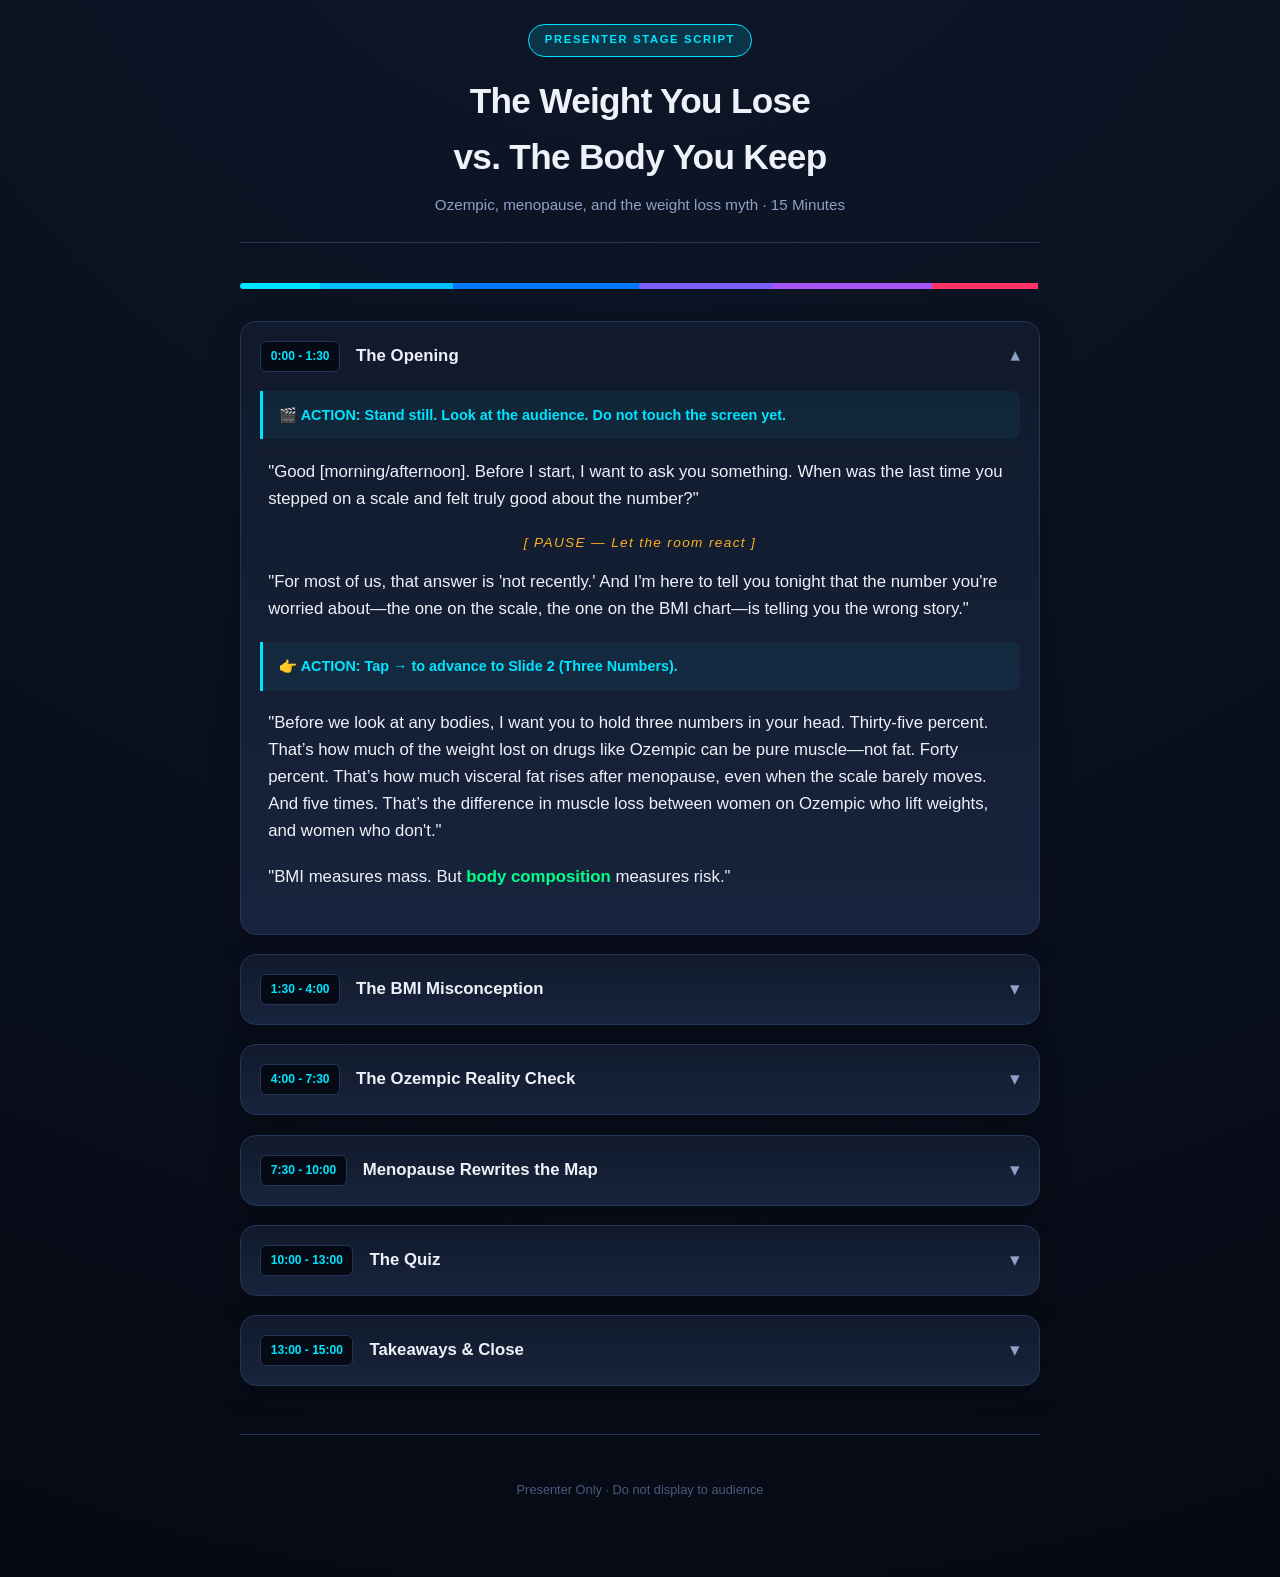
<file: stage-script.html>
<!DOCTYPE html>
<html lang="en">
<head>
  <meta charset="UTF-8" />
  <meta name="viewport" content="width=device-width, initial-scale=1.0" />
  <title>Stage Script — The Weight You Lose vs. The Body You Keep</title>
  <style>
    :root {
      --bg: #060a14;
      --bg-glow: #0e182b;
      --panel: #111a2c;
      --panel-2: #18243d;
      --border: #233559;
      --text: #eef1f8;
      --muted: #8fa1c7;
      --cyan: #00e5ff;
      --cyan-glow: rgba(0, 229, 255, 0.15);
      --green: #00ff88;
      --red: #ff3366;
      --amber: #ffb020;
    }
    * { box-sizing: border-box; }
    body {
      margin: 0;
      font-family: -apple-system, BlinkMacSystemFont, "Segoe UI", Roboto, sans-serif;
      background: radial-gradient(circle at 50% -20%, var(--bg-glow), var(--bg));
      color: var(--text);
      line-height: 1.6;
      padding: 1.5rem 1rem 4rem;
      min-height: 100vh;
    }
    .wrap { max-width: 800px; margin: 0 auto; }

    /* Header */
    header {
      text-align: center;
      margin-bottom: 2.5rem;
      padding-bottom: 1.5rem;
      border-bottom: 1px solid var(--border);
    }
    .badge {
      display: inline-block;
      background: var(--cyan-glow);
      border: 1px solid var(--cyan);
      color: var(--cyan);
      font-size: 0.7rem;
      font-weight: 800;
      letter-spacing: 0.15em;
      text-transform: uppercase;
      padding: 0.4rem 1rem;
      border-radius: 999px;
      margin-bottom: 1rem;
    }
    header h1 {
      margin: 0 0 0.5rem;
      font-size: clamp(1.5rem, 4vw, 2.2rem);
      letter-spacing: -0.02em;
    }
    header p {
      color: var(--muted);
      font-size: 0.95rem;
      margin: 0;
    }

    /* Timing bar */
    .timeline {
      display: flex;
      height: 6px;
      border-radius: 999px;
      overflow: hidden;
      margin-bottom: 2rem;
      background: var(--panel);
    }
    .timeline div { height: 100%; }

    /* Sections */
    .section {
      background: linear-gradient(180deg, var(--panel), var(--panel-2));
      border: 1px solid var(--border);
      border-radius: 16px;
      margin-bottom: 1.2rem;
      overflow: hidden;
      box-shadow: 0 8px 30px rgba(0,0,0,0.2);
    }
    .section-head {
      display: flex;
      align-items: center;
      gap: 1rem;
      padding: 1.2rem;
      cursor: pointer;
      user-select: none;
      transition: background 0.2s;
    }
    .section-head:hover { background: rgba(255,255,255,0.03); }
    .time-badge {
      background: #060a14;
      border: 1px solid var(--border);
      color: var(--cyan);
      font-size: 0.75rem;
      font-weight: 700;
      padding: 0.3rem 0.6rem;
      border-radius: 6px;
      white-space: nowrap;
    }
    .section-title {
      font-weight: 700;
      font-size: 1.05rem;
      flex: 1;
    }
    .toggle-icon {
      color: var(--muted);
      font-size: 1.2rem;
      transition: transform 0.3s;
    }
    .section.open .toggle-icon { transform: rotate(180deg); }

    .section-body {
      max-height: 0;
      overflow: hidden;
      transition: max-height 0.4s ease;
    }
    .section.open .section-body {
      max-height: 2500px;
    }
    .content {
      padding: 0 1.2rem 1.5rem;
    }

    /* Action Cues */
    .action {
      background: rgba(0, 229, 255, 0.05);
      border-left: 3px solid var(--cyan);
      padding: 0.8rem 1rem;
      border-radius: 0 8px 8px 0;
      margin-bottom: 1.2rem;
      font-size: 0.9rem;
      color: var(--cyan);
      font-weight: 600;
    }

    /* Script Text */
    .say {
      font-size: 1.05rem;
      color: var(--text);
      margin-bottom: 1.2rem;
      padding-left: 0.5rem;
    }
    .say strong {
      color: var(--green);
      font-weight: 700;
    }
    .pause {
      display: block;
      text-align: center;
      color: var(--amber);
      font-style: italic;
      font-size: 0.85rem;
      margin: 1rem 0;
      letter-spacing: 0.1em;
    }
    
    .click-cue {
      display: inline-block;
      background: var(--panel);
      border: 1px solid var(--border);
      color: var(--muted);
      padding: 0.2rem 0.5rem;
      border-radius: 4px;
      font-family: monospace;
      font-size: 0.85rem;
      margin: 0.2rem 0;
    }

    footer {
      text-align: center;
      color: #4a5b7c;
      font-size: 0.8rem;
      margin-top: 3rem;
      padding-top: 2rem;
      border-top: 1px solid var(--border);
    }
  </style>
</head>
<body>
  <div class="wrap">
    <header>
      <div class="badge">Presenter Stage Script</div>
      <h1>The Weight You Lose<br/>vs. The Body You Keep</h1>
      <p>Ozempic, menopause, and the weight loss myth · 15 Minutes</p>
    </header>

    <div class="timeline">
      <div style="width: 10%; background: var(--cyan);"></div>
      <div style="width: 16.6%; background: #00bfff;"></div>
      <div style="width: 23.3%; background: #0077ff;"></div>
      <div style="width: 16.6%; background: #7c5cff;"></div>
      <div style="width: 20%; background: #a855f7;"></div>
      <div style="width: 13.3%; background: #ff3366;"></div>
    </div>

    <!-- SECTION 1 -->
    <div class="section open">
      <div class="section-head">
        <div class="time-badge">0:00 - 1:30</div>
        <div class="section-title">The Opening</div>
        <div class="toggle-icon">▾</div>
      </div>
      <div class="section-body">
        <div class="content">
          <div class="action">🎬 ACTION: Stand still. Look at the audience. Do not touch the screen yet.</div>
          <div class="say">"Good [morning/afternoon]. Before I start, I want to ask you something. When was the last time you stepped on a scale and felt truly good about the number?"</div>
          <span class="pause">[ PAUSE — Let the room react ]</span>
          <div class="say">"For most of us, that answer is 'not recently.' And I'm here to tell you tonight that the number you're worried about—the one on the scale, the one on the BMI chart—is telling you the wrong story."</div>
          <div class="action">👉 ACTION: Tap → to advance to Slide 2 (Three Numbers).</div>
          <div class="say">"Before we look at any bodies, I want you to hold three numbers in your head. Thirty-five percent. That’s how much of the weight lost on drugs like Ozempic can be pure muscle—not fat. Forty percent. That’s how much visceral fat rises after menopause, even when the scale barely moves. And five times. That’s the difference in muscle loss between women on Ozempic who lift weights, and women who don't."</div>
          <div class="say">"BMI measures mass. But <strong>body composition</strong> measures risk."</div>
        </div>
      </div>
    </div>

    <!-- SECTION 2 -->
    <div class="section">
      <div class="section-head">
        <div class="time-badge">1:30 - 4:00</div>
        <div class="section-title">The BMI Misconception</div>
        <div class="toggle-icon">▾</div>
      </div>
      <div class="section-body">
        <div class="content">
          <div class="action">👉 ACTION: Advance to Slide 3. Ask the audience to shout out their guess. Then tap <span class="click-cue">Open Dashboard · Section 01</span>.</div>
          <div class="say">"Let’s look at three women. Woman A is BMI 21. Woman B is BMI 24. Woman C is BMI 36. If you had to pick the healthiest one based on those numbers, who would you pick? Shout it out."</div>
          <span class="pause">[ PAUSE — Wait for audience to say "Woman A" ]</span>
          <div class="say">"Most of you said Woman A. Let's look inside."</div>
          <div class="action">👆 ACTION: On the dashboard, tap <span class="click-cue">Reveal Body Composition</span>. The X-ray appears.</div>
          <div class="say">"Look at Woman A. She has the lowest muscle mass and the highest visceral fat of all three. She is what we call 'skinny fat.' Look at Woman B. She has a higher BMI, but she has strong muscle and very little visceral fat. Woman B is actually the healthiest of the three. The scale told you the wrong story."</div>
          <div class="action">👆 ACTION: Tap <span class="click-cue">← Back to slide 4</span> to return to the presentation. Then tap → to advance.</div>
        </div>
      </div>
    </div>

    <!-- SECTION 3 -->
    <div class="section">
      <div class="section-head">
        <div class="time-badge">4:00 - 7:30</div>
        <div class="section-title">The Ozempic Reality Check</div>
        <div class="toggle-icon">▾</div>
      </div>
      <div class="section-body">
        <div class="content">
          <div class="action">👉 ACTION: Advance to Slide 7. Tap <span class="click-cue">Open Dashboard · Section 02</span>. This is the climax. Do not talk while the bar moves.</div>
          <div class="say">"So we agree the scale lies. Now, what about the injection? If BMI can't tell us who is healthy, what can Ozempic tell us? Let me show you what 20% weight loss actually takes off."</div>
          <div class="action">👆 ACTION: On the dashboard, leave the toggle OFF. Slowly drag the slider to 20%. The muscle bar drops. The verdict turns RED.</div>
          <div class="say">"Twenty percent lost. But look at the red warning. A third of that weight loss came from muscle. For a postmenopausal woman, that is the fast track to frailty. And the scale? The scale looks great."</div>
          <div class="action">👆 ACTION: Click the Toggle ON. Watch the muscle bar jump back up and the verdict turn GREEN. Pause for 3 full seconds. Let the room see the green.</div>
          <div class="say">"Same drug. Same 20% weight loss. But add protein and resistance training, and the muscle stays."</div>
          <div class="say"><strong>"The injection lowers the weight. But what you lose is your choice. That lever is yours to pull."</strong></div>
          <div class="action">👆 ACTION: Tap <span class="click-cue">← Back to slide 7</span>. Then tap → to advance.</div>
        </div>
      </div>
    </div>

    <!-- SECTION 4 -->
    <div class="section">
      <div class="section-head">
        <div class="time-badge">7:30 - 10:00</div>
        <div class="section-title">Menopause Rewrites the Map</div>
        <div class="toggle-icon">▾</div>
      </div>
      <div class="section-body">
        <div class="content">
          <div class="action">👉 ACTION: Advance to Slide 9. Tap <span class="click-cue">Open Dashboard · Section 03</span>. Point directly at the BMI badge on the screen.</div>
          <div class="say">"So why does this matter more for you than for a 30-year-old? Menopause rewrites the map. Watch the BMI badge on the left. Don't take your eyes off it."</div>
          <div class="action">👆 ACTION: Drag the age slider from 35 to 60. The body changes. The belly grows red.</div>
          <div class="say">"Same weight. Same BMI of 24. But her belly fat has more than quadrupled, and her muscle has dropped by nearly half. That is what estrogen loss does. And the scale never moved."</div>
          <div class="say">"By the time a woman starts GLP-1 therapy at 55, she has already lost muscle from menopause. A drug that takes another third as muscle compounds a problem that was already there."</div>
          <div class="action">👆 ACTION: Tap <span class="click-cue">← Back to slide 9</span>. Then tap → to advance.</div>
        </div>
      </div>
    </div>

    <!-- SECTION 5 -->
    <div class="section">
      <div class="section-head">
        <div class="time-badge">10:00 - 13:00</div>
        <div class="section-title">The Quiz</div>
        <div class="toggle-icon">▾</div>
      </div>
      <div class="section-body">
        <div class="content">
          <div class="action">👉 ACTION: Advance to Slide 11. Tap <span class="click-cue">Open Dashboard · Section 04</span>. Ask the question and let the audience answer.</div>
          <div class="say">"Before I close, let's do a quick check. Which of these three women should be most worried about her metabolic health?"</div>
          <div class="action">👆 ACTION: Let them shout. Deliberately click Woman B or Woman C (the wrong answer). The button turns RED, and Woman A turns GREEN.</div>
          <div class="say">"Not quite. Woman A is green because she is the correct answer to the risk question. She has the highest visceral fat. The scale told you she was safe, but her body says otherwise. That is the mistake this entire talk is about."</div>
          <div class="action">👆 ACTION: Tap <span class="click-cue">Try again</span>, then click Woman A. The green text confirms the correct answer.</div>
          <div class="action">👆 ACTION: Tap <span class="click-cue">← Back to slide 11</span>. Then tap → to advance.</div>
        </div>
      </div>
    </div>

    <!-- SECTION 6 -->
    <div class="section">
      <div class="section-head">
        <div class="time-badge">13:00 - 15:00</div>
        <div class="section-title">Takeaways & Close</div>
        <div class="toggle-icon">▾</div>
      </div>
      <div class="section-body">
        <div class="content">
          <div class="action">👉 ACTION: Advance to Slide 12. Step away from the iPad. Look directly at the audience.</div>
          <div class="say">"Let me leave you with four sentences you can defend at dinner tonight."</div>
          <div class="say">"One: BMI measures mass, not composition. A normal BMI can hide visceral fat and low muscle."</div>
          <div class="say">"Two: Where fat sits matters more than how much. Visceral fat is inflammatory; subcutaneous fat is benign."</div>
          <div class="say">"Three: Menopause redistributes fat to the abdomen and accelerates muscle loss, even when the scale doesn't move."</div>
          <div class="say">"Four: On GLP-1 therapy, protein and resistance training shifts the loss. Muscle share drops from 35% down to 8%. That lever is yours to pull."</div>
          <span class="pause">[ PAUSE — Let the room settle ]</span>
          <div class="say"><strong>"One sentence to take home: The injection lowers the weight. What you lose is your choice. Thank you—I'll take questions."</strong></div>
        </div>
      </div>
    </div>

    <footer>
      <p>Presenter Only · Do not display to audience</p>
    </footer>
  </div>

  <script>
    // Toggle sections open and closed
    document.querySelectorAll('.section-head').forEach(head => {
      head.addEventListener('click', () => {
        const section = head.closest('.section');
        // Optional: close other sections when one opens
        // document.querySelectorAll('.section').forEach(s => s.classList.remove('open'));
        section.classList.toggle('open');
      });
    });
  </script>
</body>
</html>
</file>
<file: style.css>
/* ═══════════════════════════════════════════════════════════
   THE SCALE LIES — Unified Dashboard Stylesheet
   Dark theme · 4 modules · shared primitives
   ═══════════════════════════════════════════════════════════ */

/* ── Tokens ───────────────────────────────────────────── */
:root {
  --bg: #0f1220;
  --bg-glow: #1b2140;
  --panel: #1a1f33;
  --panel-2: #232a44;
  --border: #2c3454;
  --text: #eef1f8;
  --muted: #9aa3bd;
  --accent: #7c5cff;
  --accent-2: #4e8cff;
  --muscle: #39d98a;
  --fat: #ffb020;
  --visceral: #ff5470;
  --ok: #39d98a;
  --warn: #ffb020;
  --danger: #ff5470;

  --radius-lg: 18px;
  --radius-md: 12px;
  --radius-sm: 8px;

  --shadow-soft: 0 12px 30px rgba(0,0,0,.25);
  --shadow-accent: 0 12px 30px rgba(124,92,255,.22);

  --ease: cubic-bezier(.4,0,.2,1);
  --dur-fast: .18s;
  --dur-med: .35s;
  --dur-slow: .7s;
}

/* ── Reset ────────────────────────────────────────────── */
*, *::before, *::after { box-sizing: border-box; }
html { scroll-behavior: smooth; }
@media (prefers-reduced-motion: reduce) {
  html { scroll-behavior: auto; }
  *, *::before, *::after {
    animation-duration: .001ms !important;
    transition-duration: .001ms !important;
  }
}
body {
  margin: 0;
  font-family: system-ui, -apple-system, "Segoe UI", Roboto, sans-serif;
  background: radial-gradient(1200px 600px at 50% -10%, var(--bg-glow), var(--bg));
  color: var(--text);
  min-height: 100vh;
  line-height: 1.5;
}

/* ── Hero ────────────────────────────────────────────── */
.hero {
  text-align: center;
  padding: 3.2rem 1rem 1rem;
  max-width: 900px;
  margin: 0 auto;
}
.eyebrow {
  text-transform: uppercase;
  letter-spacing: .18em;
  font-size: .72rem;
  color: var(--accent);
  font-weight: 700;
  margin: 0 0 .8rem;
}
.hero h1 {
  margin: 0 0 .8rem;
  font-size: clamp(2rem, 5vw, 3.4rem);
  letter-spacing: -0.03em;
  line-height: 1.05;
  background: linear-gradient(135deg, #fff 0%, #b8b8ff 100%);
  -webkit-background-clip: text;
  background-clip: text;
  color: transparent;
}
.subtitle {
  color: var(--muted);
  max-width: 700px;
  margin: 0 auto 2rem;
  font-size: 1.05rem;
}
.subtitle strong { color: var(--text); }

.hero-stats {
  display: grid;
  grid-template-columns: repeat(3, 1fr);
  gap: 1rem;
  max-width: 760px;
  margin: 0 auto;
  padding-top: 1rem;
}
@media (max-width: 640px) {
  .hero-stats { grid-template-columns: 1fr; }
}
.stat {
  background: linear-gradient(180deg, var(--panel), var(--panel-2));
  border: 1px solid var(--border);
  border-radius: var(--radius-lg);
  padding: 1rem .8rem;
}
.stat-num {
  font-size: clamp(1.6rem, 3.5vw, 2.2rem);
  font-weight: 800;
  color: var(--accent);
  font-variant-numeric: tabular-nums;
  letter-spacing: -0.02em;
}
.stat-label {
  font-size: .78rem;
  color: var(--muted);
  margin-top: .2rem;
  line-height: 1.35;
}

/* ── Section nav ─────────────────────────────────────── */
.section-nav {
  position: sticky;
  top: 0;
  z-index: 30;
  display: flex;
  gap: .4rem;
  justify-content: center;
  padding: .7rem 1rem;
  background: rgba(15,18,32,.85);
  backdrop-filter: blur(10px);
  border-bottom: 1px solid var(--border);
  overflow-x: auto;
  scrollbar-width: none;
}
.section-nav::-webkit-scrollbar { display: none; }
.nav-link {
  color: var(--muted);
  text-decoration: none;
  font-size: .82rem;
  font-weight: 600;
  padding: .45rem .9rem;
  border-radius: 999px;
  white-space: nowrap;
  transition: color var(--dur-fast), background var(--dur-fast);
}
.nav-link:hover { color: var(--text); }
.nav-link.active {
  color: var(--text);
  background: var(--panel-2);
  box-shadow: inset 0 0 0 1px var(--border);
}

/* ── Module wrapper ──────────────────────────────────── */
main {
  max-width: 1100px;
  margin: 0 auto;
  padding: 1rem 1rem 4rem;
}
.module {
  padding: 3rem 0 1rem;
  scroll-margin-top: 60px;
}
.module-head { text-align: center; margin-bottom: 2rem; }
.module-num {
  display: inline-block;
  font-size: .75rem;
  letter-spacing: .2em;
  font-weight: 700;
  color: var(--accent);
  margin-bottom: .5rem;
}
.module h2 {
  margin: 0 0 .5rem;
  font-size: clamp(1.5rem, 3vw, 2.1rem);
  letter-spacing: -0.02em;
}
.module-sub {
  color: var(--muted);
  max-width: 620px;
  margin: 0 auto;
  font-size: .98rem;
}

/* ═══════════════════════════════════════════════════════
   MODULE 1 — Cards + silhouettes + modal
   ═══════════════════════════════════════════════════════ */
.cards {
  display: grid;
  grid-template-columns: repeat(3, 1fr);
  gap: 1rem;
  margin-top: 1.2rem;
}
@media (max-width: 760px) {
  .cards { grid-template-columns: 1fr; }
}

.card {
  background: linear-gradient(180deg, var(--panel), var(--panel-2));
  border: 1px solid var(--border);
  border-radius: var(--radius-lg);
  padding: 1.2rem 1rem 1rem;
  text-align: center;
  position: relative;
  transition: transform var(--dur-fast) var(--ease),
              border-color var(--dur-fast) var(--ease),
              box-shadow var(--dur-fast) var(--ease);
}
.card.clickable { cursor: pointer; }
.card.clickable:hover {
  transform: translateY(-4px);
  border-color: var(--accent);
  box-shadow: var(--shadow-accent);
}

.bmi-badge {
  position: absolute;
  top: 12px;
  left: 12px;
  background: #0c1022;
  border: 1px solid #333c62;
  color: var(--text);
  font-weight: 700;
  font-size: .82rem;
  padding: .3rem .55rem;
  border-radius: 999px;
}

/* NEW: BMI Faces */
.bmi-face {
  width: 84px;
  height: 84px;
  border-radius: 50%;
  object-fit: cover;
  object-position: center top;
  margin: .4rem auto .5rem;
  display: block;
  border: 2px solid var(--border);
  filter: grayscale(35%) brightness(.92);
  transition: filter var(--dur-med) var(--ease),
              border-color var(--dur-med) var(--ease),
              transform var(--dur-med) var(--ease);
}
.card.revealed .bmi-face {
  filter: grayscale(0%) brightness(1);
  border-color: var(--accent);
  transform: scale(1.04);
}
.card.clickable:hover .bmi-face {
  border-color: var(--accent);
}

.fig {
  width: 100%;
  height: 260px; /* Slightly reduced to fit the face */
  display: block;
  margin: .4rem auto .6rem;
}

.name { font-weight: 700; margin: .2rem 0 .1rem; }
.caption {
  color: var(--muted);
  font-size: .84rem;
  min-height: 2.4em;
  padding: 0 .3rem;
}

/* Silhouette layers — hidden until .revealed */
.layer { transition: opacity var(--dur-slow) var(--ease); }
.l-muscle, .l-subcut, .l-visceral { opacity: 0; }
.revealed .l-body { opacity: .10; }
.revealed .l-muscle { opacity: .85; }
.revealed .l-subcut { opacity: .55; }
.revealed .l-visceral { opacity: .95; }

/* Reveal / reset controls */
.controls {
  display: flex;
  gap: .8rem;
  justify-content: center;
  margin-top: 1.6rem;
  flex-wrap: wrap;
}
.btn {
  border: none;
  border-radius: 999px;
  padding: .8rem 1.5rem;
  font-size: .98rem;
  font-weight: 700;
  cursor: pointer;
  transition: transform .12s var(--ease),
              opacity var(--dur-fast),
              background var(--dur-fast);
}
.btn:active { transform: scale(.97); }
.btn.primary {
  background: linear-gradient(135deg, var(--accent), var(--accent-2));
  color: white;
  box-shadow: 0 10px 26px rgba(124,92,255,.35);
}
.btn.ghost {
  background: transparent;
  color: var(--text);
  border: 1px solid #3a4468;
}
.hint {
  text-align: center;
  color: var(--muted);
  margin-top: 1rem;
  font-size: .9rem;
  min-height: 1.4em;
  line-height: 1.5;
}
.cite {
  display: inline-block;
  margin-top: .4rem;
  font-size: .74rem;
  color: #5f688a;
  font-style: italic;
}

/* Modal */
.modal {
  position: fixed;
  inset: 0;
  background: rgba(5,7,15,.72);
  backdrop-filter: blur(4px);
  display: grid;
  place-items: center;
  padding: 1rem;
  z-index: 50;
}
.modal[hidden] { display: none; }
.modal-card {
  width: min(560px, 100%);
  background: linear-gradient(180deg, #1c2240, #141830);
  border: 1px solid #333c62;
  border-radius: 20px;
  padding: 1.4rem 1.4rem 1.6rem;
  position: relative;
  animation: pop .25s var(--ease);
}
@keyframes pop {
  from { transform: scale(.94); opacity: 0; }
  to   { transform: scale(1);    opacity: 1; }
}
.modal-close {
  position: absolute;
  top: 10px; right: 12px;
  background: none; border: none;
  color: var(--muted);
  font-size: 1.7rem;
  cursor: pointer; line-height: 1;
}
.modal-close:hover { color: var(--text); }
.modal-card h2 { margin: 0 0 .2rem; font-size: 1.3rem; }
.modal-bmi { color: var(--accent); font-weight: 700; margin: 0 0 1rem; }
.meters { display: grid; gap: .75rem; margin-bottom: 1rem; }
.meter-row {
  display: grid;
  grid-template-columns: 130px 1fr 46px;
  align-items: center;
  gap: .6rem;
  font-size: .86rem;
}
.meter-track {
  height: 10px;
  background: #0c1022;
  border-radius: 999px;
  overflow: hidden;
}
.meter-fill {
  height: 100%;
  border-radius: 999px;
  width: 0;
  transition: width .8s var(--ease);
}
.meter-fill.muscle { background: var(--muscle); }
.meter-fill.visceral { background: var(--visceral); }
.meter-fill.subcut { background: var(--fat); }
.meter-val { text-align: right; color: var(--muted); font-variant-numeric: tabular-nums; }
.modal-note {
  color: var(--muted);
  font-size: .9rem;
  line-height: 1.55;
  margin: 0 0 1rem;
}
.risk {
  font-weight: 700;
  padding: .7rem 1rem;
  border-radius: var(--radius-md);
  text-align: center;
  font-size: .92rem;
}
.risk.low      { background: rgba(57,217,138,.14); color: var(--ok);     border: 1px solid rgba(57,217,138,.4); }
.risk.moderate { background: rgba(255,176,32,.14); color: var(--warn);   border: 1px solid rgba(255,176,32,.4); }
.risk.high     { background: rgba(255,84,112,.14); color: var(--danger); border: 1px solid rgba(255,84,112,.4); }

/* ═══════════════════════════════════════════════════════
   MODULE 2 — Ozempic toggle simulation
   ═══════════════════════════════════════════════════════ */
.stage {
  display: grid;
  grid-template-columns: 320px 1fr;
  gap: 1.6rem;
  align-items: start;
  margin-top: 1rem;
}
@media (max-width: 780px) {
  .stage { grid-template-columns: 1fr; }
}

.figure-wrap {
  background: linear-gradient(180deg, var(--panel), var(--panel-2));
  border: 1px solid var(--border);
  border-radius: var(--radius-lg);
  padding: 1rem;
}
#figure { width: 100%; height: auto; display: block; }
.figure-caption {
  margin-top: .6rem;
  font-size: .78rem;
  color: var(--muted);
  text-align: center;
  font-variant-numeric: tabular-nums;
}

.panel {
  background: linear-gradient(180deg, var(--panel), var(--panel-2));
  border: 1px solid var(--border);
  border-radius: var(--radius-lg);
  padding: 1.4rem;
}

.toggle-row {
  display: flex;
  align-items: center;
  gap: .8rem;
  margin-bottom: 1.2rem;
  font-weight: 600;
}
.switch {
  position: relative;
  display: inline-block;
  width: 52px;
  height: 28px;
  flex-shrink: 0;
}
.switch input { opacity: 0; width: 0; height: 0; }
.slider {
  position: absolute;
  cursor: pointer;
  inset: 0;
  background: #3a4468;
  border-radius: 999px;
  transition: background var(--dur-fast);
}
.slider::before {
  content: "";
  position: absolute;
  height: 22px; width: 22px;
  left: 3px; bottom: 3px;
  background: white;
  border-radius: 50%;
  transition: transform var(--dur-fast);
}
.switch input:checked + .slider { background: var(--muscle); }
.switch input:checked + .slider::before { transform: translateX(24px); }

.slider-row {
  display: grid;
  grid-template-columns: 1fr auto;
  align-items: center;
  gap: .6rem;
  margin-bottom: 1.2rem;
}
.slider-row label {
  grid-column: 1 / -1;
  color: var(--muted);
  font-size: .88rem;
}
input[type="range"] {
  width: 100%;
  accent-color: var(--accent);
  cursor: pointer;
}
.loss-val {
  font-weight: 700;
  color: var(--accent);
  min-width: 3rem;
  text-align: right;
  font-variant-numeric: tabular-nums;
}

.meters { display: grid; gap: .8rem; margin-bottom: 1.2rem; }
.meter-fill.weight { background: linear-gradient(90deg, var(--accent), var(--accent-2)); }
.meter-fill.fat    { background: var(--fat); }
.meter-fill.muscle { background: var(--muscle); }

.verdict {
  padding: .9rem 1rem;
  border-radius: var(--radius-md);
  text-align: center;
  font-weight: 700;
  font-size: .95rem;
  background: #0c1022;
  color: var(--muted);
  border: 1px solid var(--border);
  transition: all var(--dur-med) var(--ease);
}
.verdict.ok     { background: rgba(57,217,138,.14); color: var(--ok);     border-color: rgba(57,217,138,.4); }
.verdict.warn   { background: rgba(255,176,32,.14); color: var(--warn);   border-color: rgba(255,176,32,.4); }
.verdict.danger { background: rgba(255,84,112,.14); color: var(--danger); border-color: rgba(255,84,112,.4); }

/* ═══════════════════════════════════════════════════════
   MODULE 3 — Menopause timeline + slider
   ═══════════════════════════════════════════════════════ */
.menopause-slider {
  display: grid;
  grid-template-columns: 260px 1fr;
  gap: 1.6rem;
  align-items: center;
  background: linear-gradient(180deg, var(--panel), var(--panel-2));
  border: 1px solid var(--border);
  border-radius: var(--radius-lg);
  padding: 1.4rem;
  margin: 1.4rem 0 2rem;
}
@media (max-width: 780px) {
  .menopause-slider { grid-template-columns: 1fr; }
}
.ms-figure-wrap {
  position: relative;
  background: #0c1022;
  border-radius: var(--radius-md);
  padding: .8rem;
}
#msFigure { width: 100%; height: auto; display: block; }
.ms-bmi {
  position: absolute;
  top: 10px; left: 10px;
  background: #0c1022;
  border: 1px solid #333c62;
  border-radius: var(--radius-sm);
  padding: .4rem .6rem;
  display: flex;
  flex-direction: column;
  gap: 2px;
  font-size: .8rem;
}
.ms-bmi-label { color: var(--muted); letter-spacing: .08em; font-size: .7rem; text-transform: uppercase; }
.ms-bmi-val { font-weight: 800; font-size: 1.1rem; color: var(--text); font-variant-numeric: tabular-nums; }
.ms-bmi-frozen { color: var(--ok); font-size: .68rem; font-weight: 700; }
.ms-stage-label {
  font-weight: 800;
  font-size: 1.1rem;
  color: var(--accent);
  margin-bottom: .6rem;
}
.ms-slider-label { color: var(--muted); font-size: .88rem; }
.ms-age-row {
  display: flex;
  justify-content: space-between;
  color: var(--muted);
  font-size: .78rem;
  margin: .2rem 0 1rem;
  font-variant-numeric: tabular-nums;
}
.ms-meters { display: grid; gap: .55rem; margin-bottom: 1rem; }
.ms-meter-row {
  display: grid;
  grid-template-columns: 120px 1fr 40px;
  align-items: center;
  gap: .6rem;
  font-size: .85rem;
}
.ms-track {
  height: 10px;
  background: #0c1022;
  border-radius: 999px;
  overflow: hidden;
}
.ms-fill {
  height: 100%;
  border-radius: 999px;
  width: 0;
  transition: width var(--dur-med) var(--ease);
}
.ms-fill.hip      { background: var(--fat); }
.ms-fill.visceral { background: var(--visceral); }
.ms-fill.muscle   { background: var(--muscle); }
.ms-val {
  text-align: right;
  color: var(--muted);
  font-variant-numeric: tabular-nums;
}
.ms-message {
  background: #0c1022;
  border-left: 3px solid var(--accent);
  border-radius: var(--radius-sm);
  padding: .8rem .9rem;
  font-size: .88rem;
  line-height: 1.5;
  color: var(--text);
  min-height: 3.6em;
}

/* Timeline */
.timeline {
  display: grid;
  grid-template-columns: repeat(3, 1fr);
  gap: 1rem;
  position: relative;
  margin: 2rem 0;
}
.timeline::before {
  content: "";
  position: absolute;
  top: 20px;
  left: 8%; right: 8%;
  height: 2px;
  background: linear-gradient(90deg, var(--muscle), var(--fat), var(--visceral));
  z-index: 0;
  border-radius: 2px;
}
@media (max-width: 780px) {
  .timeline { grid-template-columns: 1fr; }
  .timeline::before { display: none; }
}
.tl-step {
  position: relative;
  z-index: 1;
  opacity: 0;
  transform: translateY(14px);
  transition: opacity var(--dur-slow) var(--ease),
              transform var(--dur-slow) var(--ease);
}
.tl-step.visible { opacity: 1; transform: translateY(0); }
.tl-dot {
  width: 40px; height: 40px;
  border-radius: 50%;
  background: var(--panel-2);
  border: 3px solid var(--accent);
  margin: 0 auto .8rem;
  box-shadow: 0 0 0 6px rgba(124,92,255,.12);
}
.tl-step:nth-child(1) .tl-dot { border-color: var(--muscle);   box-shadow: 0 0 0 6px rgba(57,217,138,.12); }
.tl-step:nth-child(2) .tl-dot { border-color: var(--fat);      box-shadow: 0 0 0 6px rgba(255,176,32,.12); }
.tl-step:nth-child(3) .tl-dot { border-color: var(--visceral); box-shadow: 0 0 0 6px rgba(255,84,112,.12); }
.tl-card {
  background: linear-gradient(180deg, var(--panel), var(--panel-2));
  border: 1px solid var(--border);
  border-radius: var(--radius-md);
  padding: 1rem;
}
.tl-era {
  font-size: .72rem;
  text-transform: uppercase;
  letter-spacing: .12em;
  font-weight: 700;
  color: var(--accent);
  margin-bottom: .3rem;
}
.tl-title {
  font-weight: 700;
  margin-bottom: .4rem;
  font-size: 1rem;
}
.tl-card p {
  color: var(--muted);
  font-size: .86rem;
  line-height: 1.5;
  margin: 0;
}

.callout-grid {
  display: grid;
  grid-template-columns: 1fr 1fr;
  gap: 1rem;
  margin-top: 2rem;
}
@media (max-width: 780px) {
  .callout-grid { grid-template-columns: 1fr; }
}
.callout {
  background: linear-gradient(180deg, var(--panel), var(--panel-2));
  border: 1px solid var(--border);
  border-radius: var(--radius-lg);
  padding: 1.2rem;
  display: flex;
  gap: 1rem;
  align-items: flex-start;
}
.callout-icon {
  font-size: 1.6rem;
  line-height: 1;
  flex-shrink: 0;
}
.callout h3 {
  margin: 0 0 .4rem;
  font-size: 1rem;
  color: var(--text);
}
.callout p {
  margin: 0;
  color: var(--muted);
  font-size: .86rem;
  line-height: 1.55;
}

/* ═══════════════════════════════════════════════════════
   MODULE 4 — Takeaways + references + Quiz
   ═══════════════════════════════════════════════════════ */
.quiz {
  background: linear-gradient(180deg, var(--panel), var(--panel-2));
  border: 1px solid var(--border);
  border-radius: var(--radius-lg);
  padding: 1.4rem;
  margin: 0 0 2rem;
}
.quiz-q {
  font-weight: 800;
  font-size: 1.05rem;
  margin: 0 0 1rem;
  color: var(--text);
}
.quiz-options {
  display: grid;
  grid-template-columns: repeat(4, 1fr);
  gap: .7rem;
}
@media (max-width: 640px) {
  .quiz-options { grid-template-columns: 1fr 1fr; }
}
.quiz-btn {
  background: #0c1022;
  border: 1px solid #333c62;
  border-radius: var(--radius-md);
  color: var(--text);
  padding: .9rem .7rem;
  font-size: .9rem;
  font-weight: 700;
  cursor: pointer;
  transition: border-color var(--dur-fast),
              background var(--dur-fast),
              transform .12s var(--ease);
  text-align: left;
  font-family: inherit;
}
.quiz-btn:hover { border-color: var(--accent); }
.quiz-btn:active { transform: scale(.97); }
.quiz-btn .q-bmi {
  display: block;
  color: var(--muted);
  font-size: .74rem;
  font-weight: 500;
  margin-top: .2rem;
}
.quiz-btn.correct {
  background: rgba(57,217,138,.14);
  border-color: var(--ok);
  color: var(--ok);
}
.quiz-btn.wrong {
  background: rgba(255,84,112,.12);
  border-color: var(--danger);
  color: var(--danger);
}
.quiz-btn:disabled { cursor: default; opacity: .8; }

.quiz-result {
  margin-top: 1rem;
  padding: .9rem 1rem;
  border-radius: var(--radius-md);
  font-size: .92rem;
  line-height: 1.5;
  border: 1px solid var(--border);
  background: #0c1022;
  color: var(--text);
}
.quiz-result.ok  { border-color: var(--ok);     color: var(--ok);     background: rgba(57,217,138,.1); }
.quiz-result.bad { border-color: var(--danger); color: var(--danger); background: rgba(255,84,112,.1); }

.quiz-reset {
  margin-top: 1rem;
  background: transparent;
  border: 1px solid var(--border);
  color: var(--muted);
  padding: .6rem 1.2rem;
  border-radius: 999px;
  font-size: .85rem;
  font-weight: 600;
  cursor: pointer;
  font-family: inherit;
  transition: border-color var(--dur-fast), color var(--dur-fast);
}
.quiz-reset:hover { border-color: var(--accent); color: var(--text); }

.takeaways {
  list-style: none;
  counter-reset: tk;
  padding: 0;
  margin: 0 0 3rem;
  display: grid;
  gap: .9rem;
}
.takeaways li {
  counter-increment: tk;
  background: linear-gradient(180deg, var(--panel), var(--panel-2));
  border: 1px solid var(--border);
  border-radius: var(--radius-md);
  padding: 1rem 1.2rem 1rem 3.2rem;
  position: relative;
  font-size: .92rem;
  line-height: 1.55;
  color: var(--muted);
}
.takeaways li::before {
  content: counter(tk);
  position: absolute;
  left: 1rem;
  top: 50%;
  transform: translateY(-50%);
  width: 26px; height: 26px;
  border-radius: 50%;
  background: var(--accent);
  color: white;
  font-weight: 800;
  font-size: .78rem;
  display: grid;
  place-items: center;
}
.takeaways li strong { color: var(--text); }

.references {
  background: var(--panel);
  border: 1px solid var(--border);
  border-radius: var(--radius-lg);
  padding: 1.4rem;
}
.references h3 {
  margin: 0 0 .8rem;
  font-size: 1.1rem;
}
.references ol {
  margin: 0 0 1rem 1.2rem;
  padding: 0;
  color: var(--muted);
  font-size: .82rem;
  line-height: 1.65;
}
.references li { margin-bottom: .5rem; }
.references em { color: var(--text); font-style: italic; }
.footnote {
  margin: 0;
  padding-top: 1rem;
  border-top: 1px solid var(--border);
  color: #5f688a;
  font-size: .76rem;
  line-height: 1.5;
  font-style: italic;
}

/* ── Footer ──────────────────────────────────────────── */
.foot {
  text-align: center;
  color: #5f688a;
  font-size: .76rem;
  padding: 1rem 1rem 2rem;
  border-top: 1px solid var(--border);
  margin-top: 2rem;
}

/* ── Print ────────────────────────────────────────────── */
@media print {
  body { background: white; color: black; }
  .section-nav, .controls, .hero-stats { display: none; }
  .card, .panel, .callout, .takeaways li, .references, .tl-card {
    background: white !important;
    border: 1px solid #ccc !important;
    color: black !important;
    box-shadow: none !important;
  }
  .hint, .cite, .footnote, .tl-card p, .callout p { color: #333 !important; }
  .module { page-break-inside: avoid; }
}
</file>
<file: presentation.css>
/* ═══════════════════════════════════════════════════════════
   THE WEIGHT YOU LOSE vs. THE BODY YOU KEEP
   Presentation stylesheet · prefixed .pres-* to avoid collisions
   ═══════════════════════════════════════════════════════════ */

/* ── Deck container ──────────────────────────────────── */
.pres-deck {
  position: fixed;
  inset: 0;
  overflow: hidden;
  background: radial-gradient(1400px 800px at 50% -20%, var(--bg-glow, #1b2140), var(--bg, #0a0d1a));
  color: var(--text, #eef1f8);
  font-family: system-ui, -apple-system, "Segoe UI", Roboto, sans-serif;
  line-height: 1.55;
  z-index: 1;
}

body.pres-body {
  margin: 0;
  padding: 0;
  height: 100vh;
  overflow: hidden;
  background: var(--bg, #0a0d1a);
  color: var(--text, #eef1f8);
  font-family: system-ui, -apple-system, "Segoe UI", Roboto, sans-serif;
}

/* ── Slides ──────────────────────────────────────────── */
.pres-slide {
  position: absolute;
  inset: 0;
  display: flex;
  flex-direction: column;
  justify-content: center;
  align-items: center;
  padding: 4rem 2.4rem 6rem;
  opacity: 0;
  visibility: hidden;
  transform: translateX(40px);
  transition:
    opacity .4s cubic-bezier(.4,0,.2,1),
    transform .4s cubic-bezier(.4,0,.2,1),
    visibility 0s .4s;
  overflow-y: auto;
  overflow-x: hidden;
}
.pres-slide.pres-active {
  opacity: 1;
  visibility: visible;
  transform: translateX(0);
  transition:
    opacity .4s cubic-bezier(.4,0,.2,1),
    transform .4s cubic-bezier(.4,0,.2,1),
    visibility 0s 0s;
}
.pres-slide.pres-prev {
  transform: translateX(-40px);
}

/* ── Slide content ───────────────────────────────────── */
.pres-inner {
  max-width: 1100px;
  width: 100%;
  margin: 0 auto;
}
.pres-center { text-align: center; }
.pres-center .pres-lead { margin-left: auto; margin-right: auto; }

/* ── Typography ──────────────────────────────────────── */
.pres-eyebrow {
  text-transform: uppercase;
  letter-spacing: .2em;
  font-size: .72rem;
  color: var(--accent, #7c5cff);
  font-weight: 700;
  margin: 0 0 1rem;
}

.pres-title {
  font-size: clamp(2rem, 5.5vw, 3.8rem);
  letter-spacing: -0.03em;
  line-height: 1.05;
  margin: 0 0 1.2rem;
  background: linear-gradient(135deg, #fff 0%, #b8b8ff 100%);
  -webkit-background-clip: text;
  background-clip: text;
  color: transparent;
  font-weight: 800;
}

.pres-h2 {
  font-size: clamp(1.5rem, 3.5vw, 2.5rem);
  letter-spacing: -0.02em;
  margin: 0 0 1rem;
  font-weight: 800;
  line-height: 1.15;
}

.pres-lead {
  font-size: clamp(.95rem, 1.7vw, 1.2rem);
  color: var(--muted, #9aa3bd);
  max-width: 800px;
  margin: 0 0 1.6rem;
}
.pres-lead strong { color: var(--text, #eef1f8); }

/* ── Title slide ─────────────────────────────────────── */
.pres-title-slide { text-align: center; }
.pres-title-slide .pres-subtitle {
  font-size: clamp(.95rem, 1.8vw, 1.3rem);
  color: var(--muted, #9aa3bd);
  max-width: 700px;
  margin: 0 auto 2rem;
}
.pres-title-slide .pres-subtitle strong { color: var(--text, #eef1f8); }

.pres-start-hint {
  margin-top: 2.5rem;
  color: var(--muted, #9aa3bd);
  font-size: .85rem;
  letter-spacing: .1em;
  text-transform: uppercase;
  animation: presPulse 2s ease-in-out infinite;
}
@keyframes presPulse {
  0%, 100% { opacity: .4; }
  50% { opacity: 1; }
}

/* ── Stats grid ──────────────────────────────────────── */
.pres-stats {
  display: grid;
  grid-template-columns: repeat(3, 1fr);
  gap: 1rem;
  margin-top: 1.4rem;
}
@media (max-width: 700px) {
  .pres-stats { grid-template-columns: 1fr; }
}

.pres-stat {
  background: linear-gradient(180deg, var(--panel, #1a1f33), var(--panel-2, #232a44));
  border: 1px solid var(--border, #2c3454);
  border-radius: 18px;
  padding: 1.6rem 1.2rem;
  text-align: center;
  transition: transform .18s cubic-bezier(.4,0,.2,1),
              border-color .18s cubic-bezier(.4,0,.2,1);
}
.pres-stat:hover {
  transform: translateY(-4px);
  border-color: var(--accent, #7c5cff);
}
.pres-stat-num {
  font-size: clamp(2rem, 4.5vw, 3rem);
  font-weight: 800;
  color: var(--accent, #7c5cff);
  letter-spacing: -0.03em;
  font-variant-numeric: tabular-nums;
  line-height: 1;
  margin-bottom: .5rem;
}
.pres-stat-label {
  font-size: .88rem;
  color: var(--muted, #9aa3bd);
  line-height: 1.45;
}

/* ── Open-dashboard button (link to deep view) ───────── */
.pres-open-dash {
  display: inline-flex;
  align-items: center;
  gap: .5rem;
  margin-top: 1.4rem;
  background: linear-gradient(135deg, var(--accent, #7c5cff), var(--accent-2, #4e8cff));
  color: white;
  text-decoration: none;
  padding: .8rem 1.4rem;
  border-radius: 999px;
  font-weight: 700;
  font-size: .9rem;
  box-shadow: 0 10px 26px rgba(124,92,255,.35);
  transition: transform .12s cubic-bezier(.4,0,.2,1);
}
.pres-open-dash:active { transform: scale(.97); }
.pres-open-dash::after {
  content: "→";
  font-size: 1.1rem;
  line-height: 1;
}

/* ── Navigation bar ──────────────────────────────────── */
.pres-nav {
  position: fixed;
  bottom: 1.2rem;
  left: 50%;
  transform: translateX(-50%);
  display: flex;
  align-items: center;
  gap: .8rem;
  background: rgba(12,16,34,.88);
  border: 1px solid var(--border, #2c3454);
  border-radius: 999px;
  padding: .45rem .75rem;
  backdrop-filter: blur(12px);
  -webkit-backdrop-filter: blur(12px);
  z-index: 100;
}
.pres-nav-btn {
  background: transparent;
  border: 1px solid var(--border, #2c3454);
  color: var(--text, #eef1f8);
  width: 38px;
  height: 38px;
  border-radius: 50%;
  cursor: pointer;
  display: flex;
  align-items: center;
  justify-content: center;
  font-size: 1.15rem;
  font-family: inherit;
  transition: background .18s, border-color .18s;
  flex-shrink: 0;
}
.pres-nav-btn:hover { background: var(--panel, #1a1f33); border-color: var(--accent, #7c5cff); }
.pres-nav-btn:disabled { opacity: .3; cursor: not-allowed; }

.pres-nav-dots {
  display: flex;
  gap: .35rem;
  align-items: center;
}
.pres-nav-dot {
  width: 8px;
  height: 8px;
  border-radius: 50%;
  background: #3a4468;
  cursor: pointer;
  transition: background .18s, transform .18s;
  border: none;
  padding: 0;
}
.pres-nav-dot:hover { background: var(--accent, #7c5cff); }
.pres-nav-dot.pres-dot-active {
  background: var(--accent, #7c5cff);
  transform: scale(1.4);
}

.pres-nav-counter {
  color: var(--muted, #9aa3bd);
  font-size: .75rem;
  font-variant-numeric: tabular-nums;
  min-width: 44px;
  text-align: center;
}

/* ── Keyboard hint (top right) ───────────────────────── */
.pres-hint {
  position: fixed;
  top: 1rem;
  right: 1rem;
  color: var(--muted, #9aa3bd);
  font-size: .72rem;
  background: rgba(12,16,34,.85);
  border: 1px solid var(--border, #2c3454);
  border-radius: 999px;
  padding: .35rem .8rem;
  backdrop-filter: blur(10px);
  z-index: 100;
}
@media (max-width: 700px) { .pres-hint { display: none; } }

/* ── Closing slide ───────────────────────────────────── */
.pres-closing { text-align: center; }
.pres-closing .pres-big-line {
  font-size: clamp(1.4rem, 3.2vw, 2.4rem);
  font-weight: 800;
  line-height: 1.2;
  margin: 1.6rem auto;
  max-width: 900px;
  background: linear-gradient(135deg, #fff 0%, #b8b8ff 100%);
  -webkit-background-clip: text;
  background-clip: text;
  color: transparent;
  letter-spacing: -0.02em;
}
.pres-closing .pres-final {
  font-size: 1.1rem;
  color: var(--text, #eef1f8);
  font-weight: 700;
  margin-top: 2rem;
}

/* ── Section intro slides ────────────────────────────── */
.pres-section-num {
  display: inline-block;
  font-size: .78rem;
  letter-spacing: .22em;
  font-weight: 800;
  color: var(--accent, #7c5cff);
  margin-bottom: .8rem;
}
.pres-section-big {
  font-size: clamp(1.8rem, 4vw, 3rem);
  font-weight: 800;
  letter-spacing: -0.02em;
  line-height: 1.1;
  margin: 0 0 1rem;
}

/* ── Print (each slide = one page) ───────────────────── */
@media print {
  body.pres-body { background: white; color: black; }
  .pres-deck { position: static; background: white; overflow: visible; }
  .pres-slide {
    position: static;
    opacity: 1;
    visibility: visible;
    transform: none;
    page-break-after: always;
    color: black;
  }
  .pres-nav, .pres-hint, .pres-start-hint, .pres-open-dash { display: none; }
  .pres-title, .pres-big-line {
    background: none;
    -webkit-background-clip: initial;
    background-clip: initial;
    color: black;
  }
}
</file>
